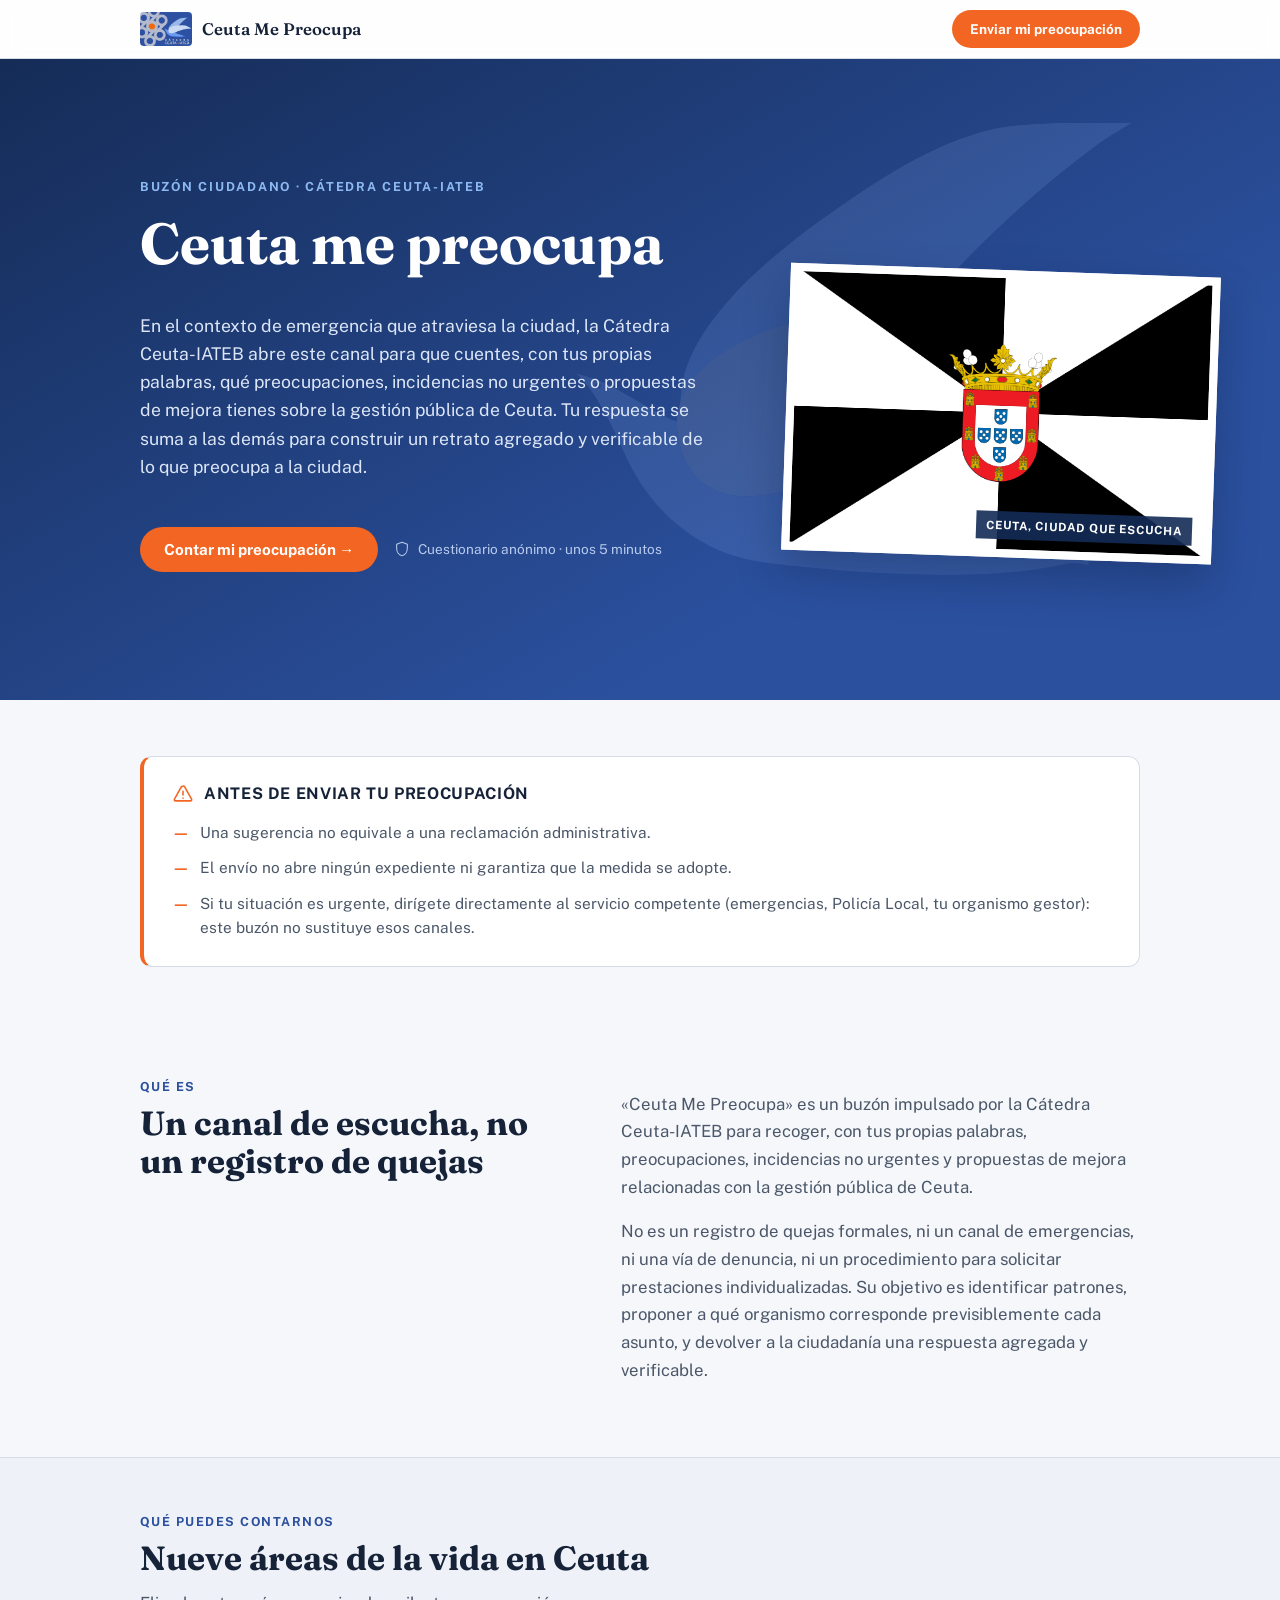
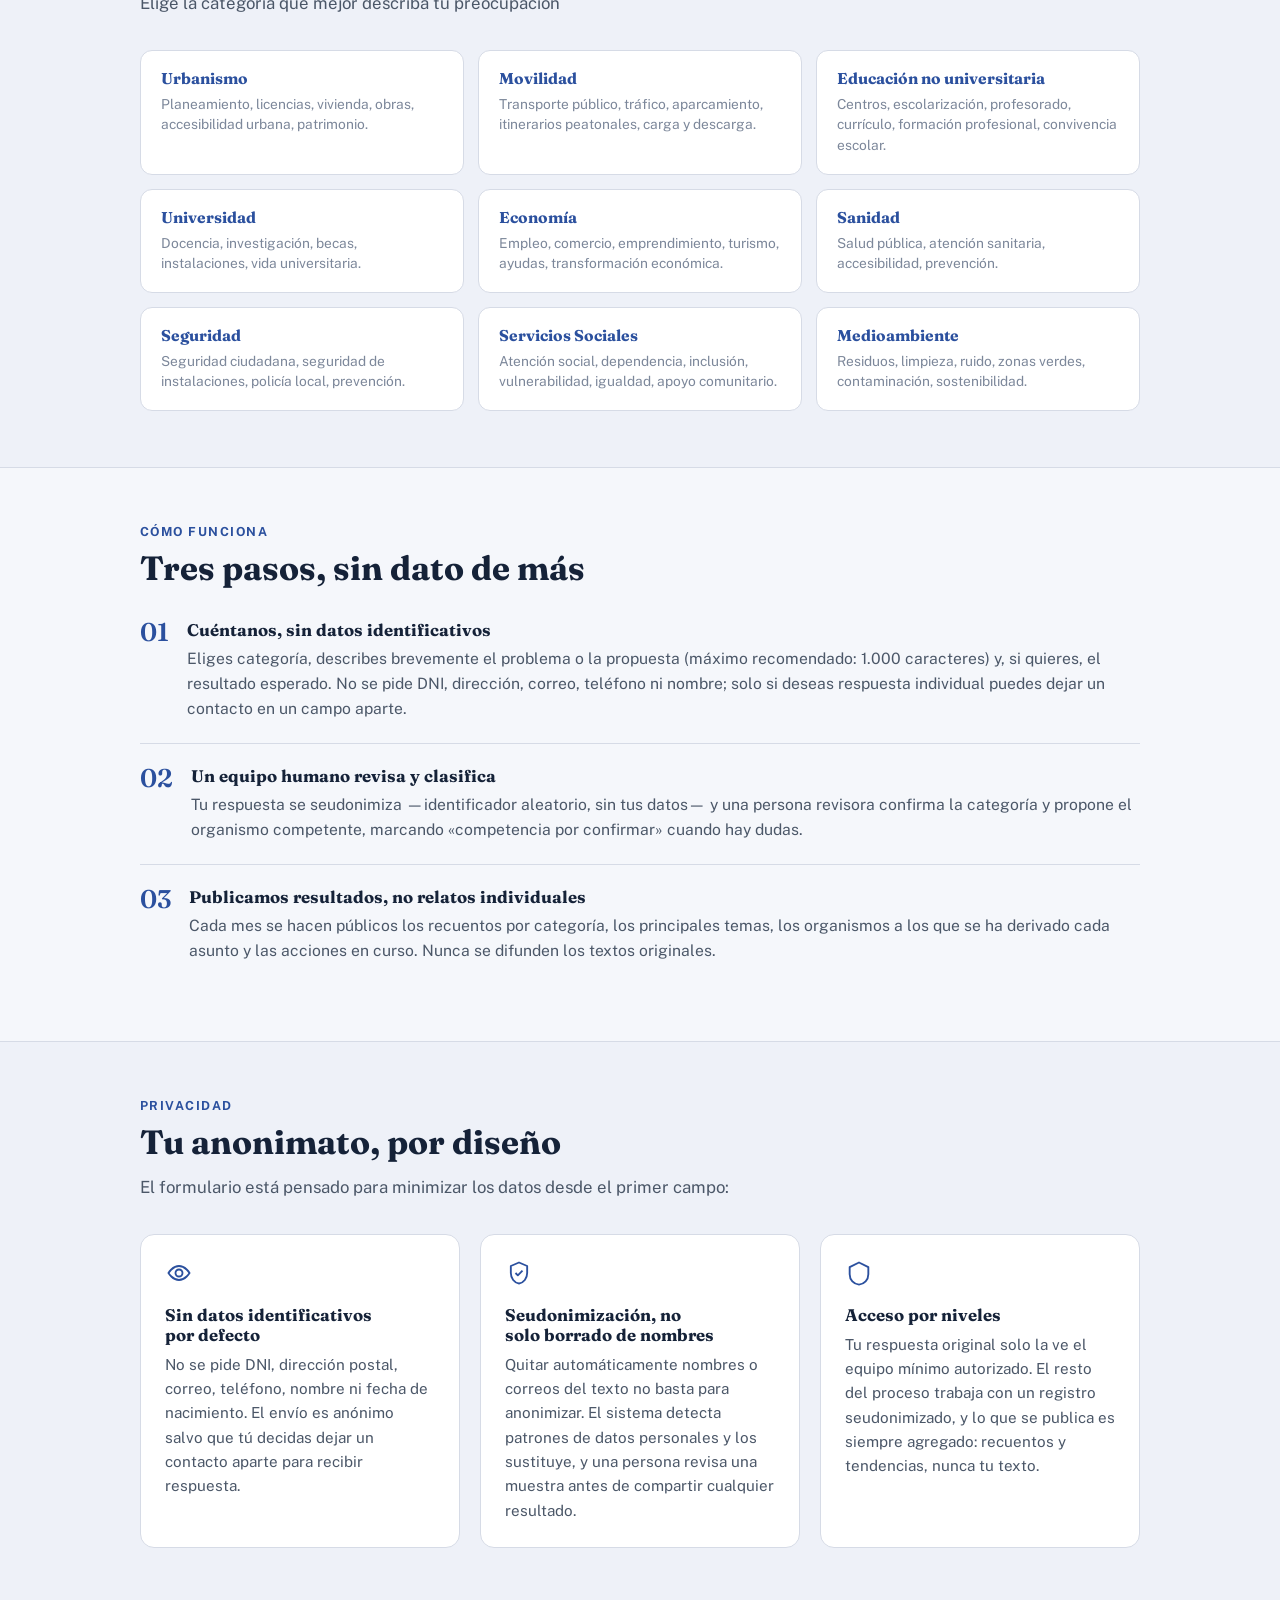
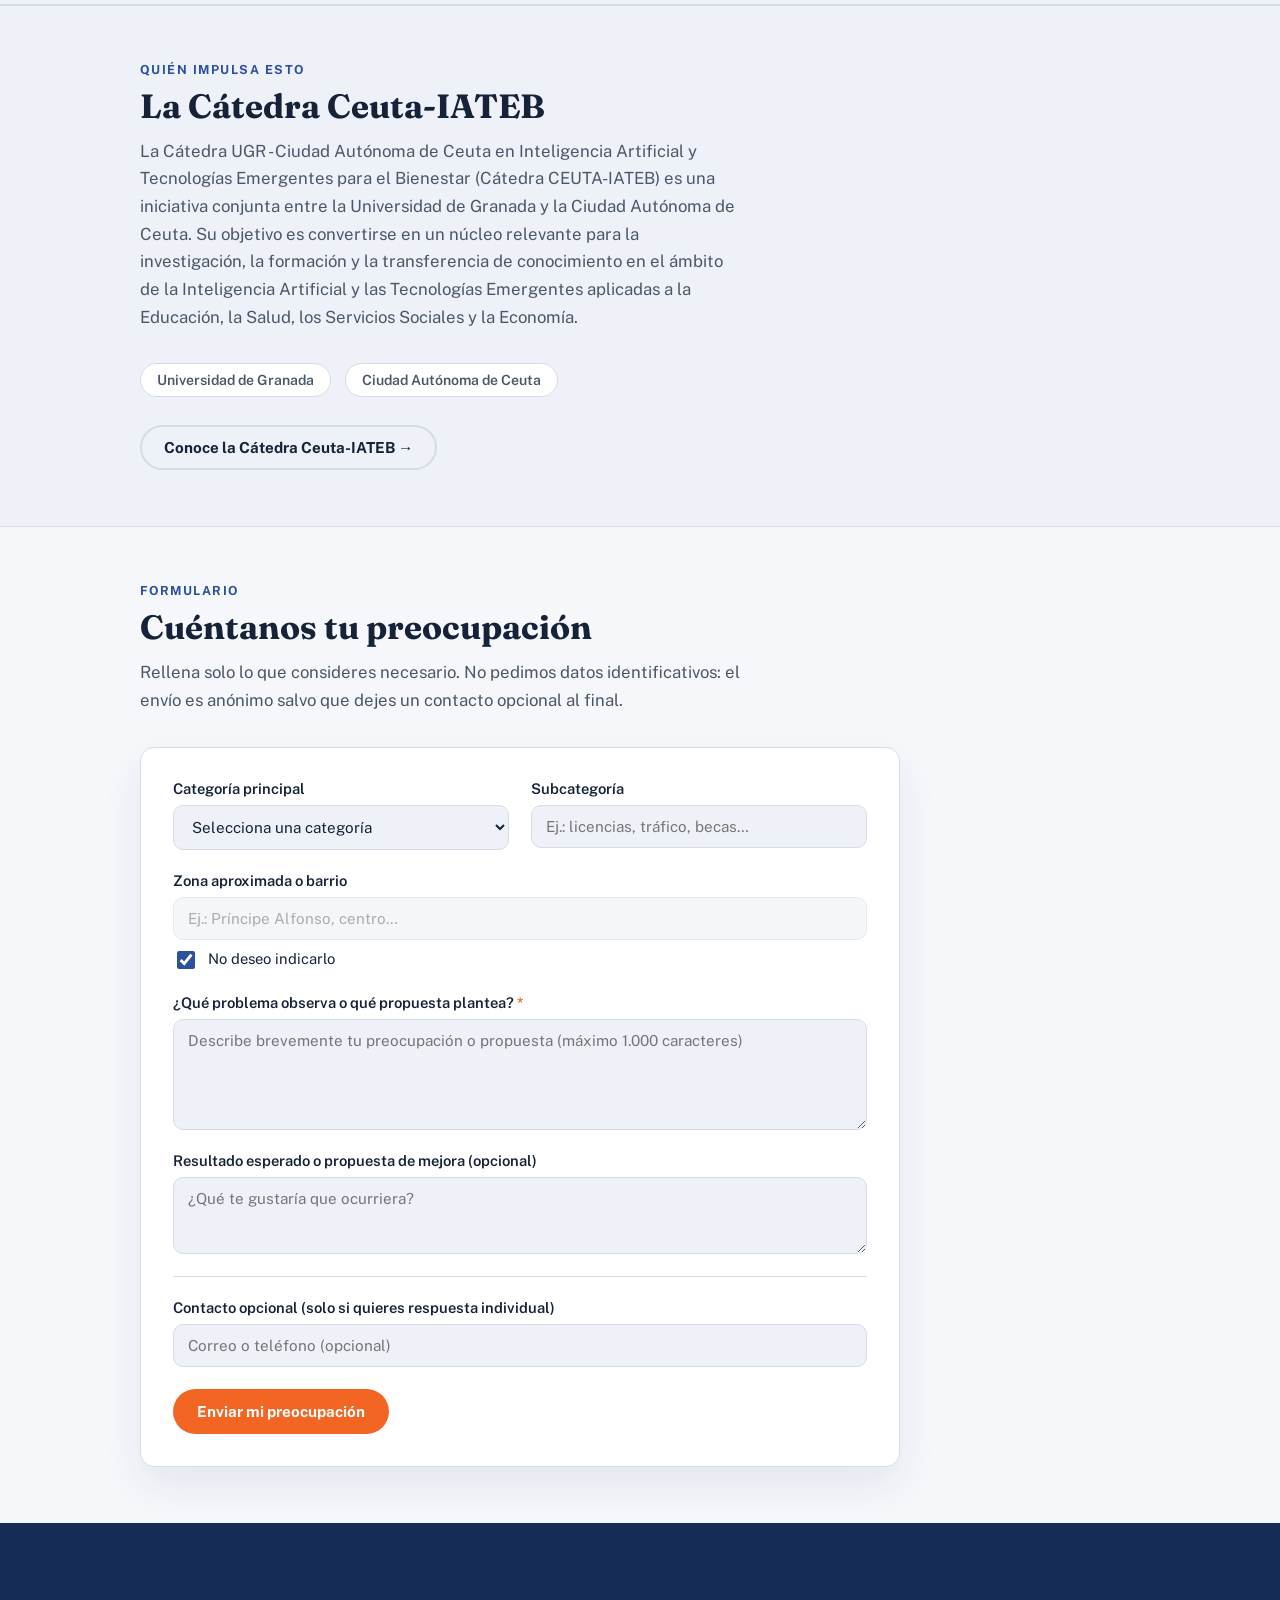
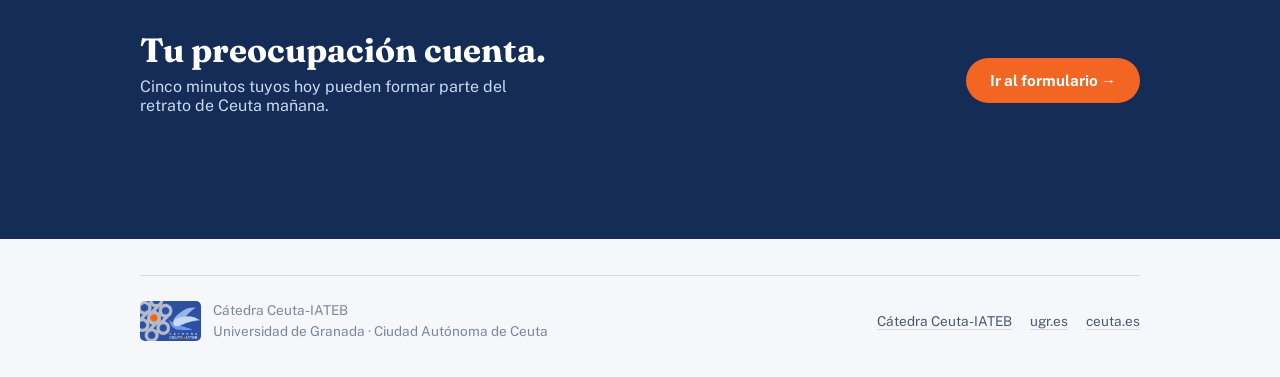
<file: index.html>
<!doctype html>
<html lang="es">
<head>
<meta charset="utf-8">
<meta name="viewport" content="width=device-width, initial-scale=1, viewport-fit=cover">
<meta name="description" content="Landing del buzón ciudadano de preocupaciones de la Cátedra Ceuta-IATEB">
<title>Ceuta Me Preocupa</title>
<link rel="icon" type="image/svg+xml" href="paloma2.svg">
<link rel="stylesheet" href="styles.css">

</head>
<body>
<header class="nav">
  <div class="wrap">
    <div class="nav-brand">
      <img src="[data-uri]" alt="Cátedra Ceuta-IATEB" />
      <span>Ceuta Me Preocupa</span>
    </div>
    <a class="btn btn-accent btn-sm" href="#formulario">Enviar mi preocupación</a>
  </div>
</header>

<main>
  <section class="hero">
    <svg class="hero-wing" viewBox="965 245 1071 756" preserveAspectRatio="xMidYMid meet" fill="none" xmlns="http://www.w3.org/2000/svg" aria-hidden="true">
<path transform="translate(0,0)" fill="rgb(254,254,254)" d="M 0 0 L 2048 0 L 2048 1890 L 2041.15 1890 L 2042.78 605.548 L 2042.78 207.57 L 2042.79 77.615 C 2042.8 54.6195 2043.5 26.6419 2042.34 3.97041 C 2015.32 2.91813 1981.76 3.78582 1954.4 3.78547 L 1783.56 3.78637 L 1268.02 3.79915 L 941.318 3.80587 L 841.604 3.74974 C 828.233 3.73878 801.64 2.99917 788.953 4.25303 C 783.355 5.95575 682.232 5.92454 674.942 4.3471 C 669.89 3.4073 651.119 3.73311 645.204 3.7414 L 586.473 3.82969 L 486.542 3.7638 C 470.071 3.75206 446.871 3.04762 430.907 4.2048 C 425.119 5.99301 323.057 5.96293 316.914 4.00118 C 312.422 2.6041 266.421 3.16092 258.747 3.14003 L 74.5639 3.23742 L 29.6595 3.13988 C 22.1325 3.10555 9.21668 2.64343 2.11544 3.62055 L 2.02876 60.0732 L 2.1019 298.663 L 2.11271 378.166 C 2.11779 390.366 2.60968 406.918 2.05256 418.837 L 2.00962 555.893 C 2.16368 609.126 2.78022 663.765 2.0805 716.88 C 1.91207 782.624 0.93386 852.049 2.08617 917.549 C 2.74511 953.226 1.68345 989.144 2.09253 1024.85 C 2.1596 1030.7 2.25186 1036.99 2.03967 1042.8 L 2.56008 1890 L 0 1890 L 0 0 z"/>
<path transform="translate(0,0)" fill="rgb(183,191,208)" d="M 1140.18 709.366 C 1141.22 586.859 1295.76 462.993 1387.45 398.793 C 1469.43 341.395 1561.91 279.217 1660.3 256.332 C 1697.6 247.657 1734.95 246.994 1772.94 245.228 C 1816.01 242.745 1851.32 239.211 1894.49 244.405 C 1876.42 256.139 1856.47 266.883 1838.94 279.697 C 1741.61 350.83 1651.57 434.391 1570.2 523.249 C 1566.46 527.342 1554.88 538.574 1554.53 543.134 L 1558.41 543.697 C 1581.19 541.139 1604.9 541.288 1627.67 540.606 C 1703.2 538.345 1779.53 541.538 1850.6 569.576 C 1880.24 581.272 1902.24 594.42 1930.42 608.666 C 1967 627.155 2003.12 643.543 2035.51 669.233 C 1969.85 668.234 1901.74 678.306 1837.5 690.968 C 1768.88 704.49 1698.49 720.162 1631.68 740.959 C 1561.64 763.259 1492.94 789.564 1425.92 819.743 C 1409.52 826.959 1393.57 832.659 1376.77 840.4 C 1312.45 864.822 1220.16 894.084 1164.65 835.545 C 1144.07 813.837 1133.47 773.482 1133.7 744.179 C 1134.02 734.728 1138 718.973 1140.18 709.366 z"/>
<path transform="translate(0,0)" fill="rgb(134,170,237)" d="M 1140.18 709.366 C 1141.22 586.859 1295.76 462.993 1387.45 398.793 C 1469.43 341.395 1561.91 279.217 1660.3 256.332 C 1697.6 247.657 1734.95 246.994 1772.94 245.228 C 1816.01 242.745 1851.32 239.211 1894.49 244.405 C 1876.42 256.139 1856.47 266.883 1838.94 279.697 C 1741.61 350.83 1651.57 434.391 1570.2 523.249 C 1566.46 527.342 1554.88 538.574 1554.53 543.134 L 1558.41 543.697 C 1532.62 548.467 1498.92 547.072 1471.24 551.28 C 1364.31 567.529 1233.24 588.197 1159.51 675.328 C 1154.25 681.825 1142.2 702.014 1140.18 709.366 z"/>
<path transform="translate(0,0)" fill="rgb(134,170,237)" d="M 965.033 663.741 C 985.362 669.213 1004.99 676.303 1023.36 685.091 C 1042.38 694.192 1118.55 742.435 1133.7 744.179 C 1133.47 773.482 1144.07 813.837 1164.65 835.545 C 1220.16 894.084 1312.45 864.822 1376.77 840.4 C 1380.64 842.818 1394.21 846.56 1399.29 848.223 C 1416.24 853.712 1433.15 859.341 1450.01 865.109 L 1564.11 904.043 C 1615.17 921.781 1664.6 939.385 1717.09 953.027 C 1743 959.76 1768.9 971.22 1795.25 976.612 C 1801.12 977.814 1815.9 973.154 1822.07 971.484 L 1822.89 985.595 C 1806.71 980.195 1796.13 980.102 1779.4 983.651 C 1709.16 998.547 1645.99 1001.43 1574.17 1000.85 C 1503.12 1000.63 1432.13 996.82 1361.47 989.439 C 1303.52 983.783 1244.1 980.364 1190.63 953.522 C 1123.65 919.899 1075.46 864.375 1045.61 796.373 C 1028.36 757.072 997.248 691.288 965.033 663.741 z"/>
<path transform="translate(0,0)" fill="rgb(46,80,162)" d="M 999.158 680.572 C 1000.69 679.601 1002.65 679.582 1004.2 680.525 C 1005.75 681.467 1006.64 683.207 1006.49 685.018 C 1006.34 686.828 1005.17 688.397 1003.48 689.067 C 1001.19 689.978 998.572 688.992 997.451 686.789 C 996.33 684.587 997.069 681.893 999.158 680.572 z"/>

</svg>
    <div class="hero-flag" aria-hidden="true">
      <img src="Flag_of_Ceuta.svg.webp" alt="">
      <span>Ceuta, ciudad que escucha</span>
    </div>
    <div class="wrap">
      <div class="hero-inner">
        <span class="eyebrow">Buzón ciudadano · Cátedra Ceuta-IATEB</span>
        <h1>Ceuta me preocupa</h1>
        <p class="lead">En el contexto de emergencia que atraviesa la ciudad, la Cátedra Ceuta-IATEB abre este canal para que cuentes, con tus propias palabras, qué preocupaciones, incidencias no urgentes o propuestas de mejora tienes sobre la gestión pública de Ceuta. Tu respuesta se suma a las demás para construir un retrato agregado y verificable de lo que preocupa a la ciudad.</p>
        <div class="hero-actions">
          <a class="btn btn-accent" href="#formulario">Contar mi preocupación →</a>
          <span class="hero-note">
            <svg width="16" height="16" viewBox="0 0 24 24" fill="none" xmlns="http://www.w3.org/2000/svg"><path d="M12 2L4 5V11C4 16.5 7.4 21.2 12 22C16.6 21.2 20 16.5 20 11V5L12 2Z" stroke="currentColor" stroke-width="1.6" stroke-linejoin="round"/></svg>
            Cuestionario anónimo · unos 5 minutos
          </span>
        </div>
      </div>
    </div>
  </section>

  <section>
    <div class="wrap">
      <div class="notice">
        <div class="notice-head">
          <svg width="22" height="22" viewBox="0 0 24 24" fill="none" xmlns="http://www.w3.org/2000/svg"><path d="M12 9v4M12 16.5h.01M10.3 3.9L2.7 17.5c-.5.9.1 2 1.1 2h16.4c1 0 1.6-1.1 1.1-2L13.7 3.9c-.5-.9-1.8-.9-2.3 0z" stroke="currentColor" stroke-width="1.7" stroke-linecap="round" stroke-linejoin="round"/></svg>
          <h3>Antes de enviar tu preocupación</h3>
        </div>
        <ul>
          <li>Una sugerencia no equivale a una reclamación administrativa.</li>
          <li>El envío no abre ningún expediente ni garantiza que la medida se adopte.</li>
          <li>Si tu situación es urgente, dirígete directamente al servicio competente (emergencias, Policía Local, tu organismo gestor): este buzón no sustituye esos canales.</li>
        </ul>
      </div>
    </div>
  </section>

  <section>
    <div class="wrap">
      <div class="split">
        <div class="section-head" style="margin-bottom:0;">
          <span class="kicker">Qué es</span>
          <h2>Un canal de escucha, no un registro de quejas</h2>
        </div>
        <div>
          <p class="lede">«Ceuta Me Preocupa» es un buzón impulsado por la Cátedra Ceuta-IATEB para recoger, con tus propias palabras, preocupaciones, incidencias no urgentes y propuestas de mejora relacionadas con la gestión pública de Ceuta.</p>
          <p class="lede">No es un registro de quejas formales, ni un canal de emergencias, ni una vía de denuncia, ni un procedimiento para solicitar prestaciones individualizadas. Su objetivo es identificar patrones, proponer a qué organismo corresponde previsiblemente cada asunto, y devolver a la ciudadanía una respuesta agregada y verificable.</p>
        </div>
      </div>
    </div>
  </section>

  <section class="band">
    <div class="wrap">
      <div class="section-head">
        <span class="kicker">Qué puedes contarnos</span>
        <h2>Nueve áreas de la vida en Ceuta</h2>
        <p class="lede">Elige la categoría que mejor describa tu preocupación</p>
      </div>
      <div class="cat-grid">
        <div class="cat"><h3>Urbanismo</h3><p>Planeamiento, licencias, vivienda, obras, accesibilidad urbana, patrimonio.</p></div>
        <div class="cat"><h3>Movilidad</h3><p>Transporte público, tráfico, aparcamiento, itinerarios peatonales, carga y descarga.</p></div>
        <div class="cat"><h3>Educación no universitaria</h3><p>Centros, escolarización, profesorado, currículo, formación profesional, convivencia escolar.</p></div>
        <div class="cat"><h3>Universidad</h3><p>Docencia, investigación, becas, instalaciones, vida universitaria.</p></div>
        <div class="cat"><h3>Economía</h3><p>Empleo, comercio, emprendimiento, turismo, ayudas, transformación económica.</p></div>
        <div class="cat"><h3>Sanidad</h3><p>Salud pública, atención sanitaria, accesibilidad, prevención.</p></div>
        <div class="cat"><h3>Seguridad</h3><p>Seguridad ciudadana, seguridad de instalaciones, policía local, prevención.</p></div>
        <div class="cat"><h3>Servicios Sociales</h3><p>Atención social, dependencia, inclusión, vulnerabilidad, igualdad, apoyo comunitario.</p></div>
        <div class="cat"><h3>Medioambiente</h3><p>Residuos, limpieza, ruido, zonas verdes, contaminación, sostenibilidad.</p></div>
      </div>
    </div>
  </section>

  <section>
    <div class="wrap">
      <div class="section-head">
        <span class="kicker">Cómo funciona</span>
        <h2>Tres pasos, sin dato de más</h2>
      </div>
      <ol class="steps">
        <li class="step">
          <span class="step-num">01</span>
          <div>
            <h3>Cuéntanos, sin datos identificativos</h3>
            <p>Eliges categoría, describes brevemente el problema o la propuesta (máximo recomendado: 1.000 caracteres) y, si quieres, el resultado esperado. No se pide DNI, dirección, correo, teléfono ni nombre; solo si deseas respuesta individual puedes dejar un contacto en un campo aparte.</p>
          </div>
        </li>
        <li class="step">
          <span class="step-num">02</span>
          <div>
            <h3>Un equipo humano revisa y clasifica</h3>
            <p>Tu respuesta se seudonimiza —identificador aleatorio, sin tus datos— y una persona revisora confirma la categoría y propone el organismo competente, marcando «competencia por confirmar» cuando hay dudas.</p>
          </div>
        </li>
        <li class="step">
          <span class="step-num">03</span>
          <div>
            <h3>Publicamos resultados, no relatos individuales</h3>
            <p>Cada mes se hacen públicos los recuentos por categoría, los principales temas, los organismos a los que se ha derivado cada asunto y las acciones en curso. Nunca se difunden los textos originales.</p>
          </div>
        </li>
      </ol>
    </div>
  </section>

  <section class="band">
    <div class="wrap">
      <div class="section-head">
        <span class="kicker">Privacidad</span>
        <h2>Tu anonimato, por diseño</h2>
        <p class="lede">El formulario está pensado para minimizar los datos desde el primer campo:</p>
      </div>
      <div class="card-row cols-3">
        <div class="card">
          <svg width="28" height="28" viewBox="0 0 24 24" fill="none" xmlns="http://www.w3.org/2000/svg"><path d="M12 15a3 3 0 100-6 3 3 0 000 6z" stroke="currentColor" stroke-width="1.6"/><path d="M3 12s3.5-6 9-6 9 6 9 6-3.5 6-9 6-9-6-9-6z" stroke="currentColor" stroke-width="1.6"/></svg>
          <h3>Sin datos identificativos por defecto</h3>
          <p>No se pide DNI, dirección postal, correo, teléfono, nombre ni fecha de nacimiento. El envío es anónimo salvo que tú decidas dejar un contacto aparte para recibir respuesta.</p>
        </div>
        <div class="card">
          <svg width="28" height="28" viewBox="0 0 24 24" fill="none" xmlns="http://www.w3.org/2000/svg"><path d="M9 12l2 2 4-4M12 3l7 3v6c0 4.5-3 8.5-7 9-4-.5-7-4.5-7-9V6l7-3z" stroke="currentColor" stroke-width="1.6" stroke-linejoin="round"/></svg>
          <h3>Seudonimización, no solo borrado de nombres</h3>
          <p>Quitar automáticamente nombres o correos del texto no basta para anonimizar. El sistema detecta patrones de datos personales y los sustituye, y una persona revisa una muestra antes de compartir cualquier resultado.</p>
        </div>
        <div class="card">
          <svg width="28" height="28" viewBox="0 0 24 24" fill="none" xmlns="http://www.w3.org/2000/svg"><path d="M4 7l8-4 8 4v6c0 5-3.5 8.5-8 9-4.5-.5-8-4-8-9V7z" stroke="currentColor" stroke-width="1.6" stroke-linejoin="round"/></svg>
          <h3>Acceso por niveles</h3>
          <p>Tu respuesta original solo la ve el equipo mínimo autorizado. El resto del proceso trabaja con un registro seudonimizado, y lo que se publica es siempre agregado: recuentos y tendencias, nunca tu texto.</p>
        </div>
      </div>
    </div>
  </section>
  <section class="band">
    <div class="wrap">
      <div class="section-head">
        <span class="kicker">Quién impulsa esto</span>
        <h2>La Cátedra Ceuta-IATEB</h2>
        <p class="lede">La Cátedra UGR - Ciudad Autónoma de Ceuta en Inteligencia Artificial y Tecnologías Emergentes 
          para el Bienestar (Cátedra CEUTA-IATEB) es una iniciativa conjunta entre la Universidad de Granada y la Ciudad 
          Autónoma de Ceuta. Su objetivo es convertirse en un núcleo relevante para la investigación, la formación y la 
          transferencia de conocimiento en el ámbito de la Inteligencia Artificial y las Tecnologías Emergentes aplicadas a la 
          Educación, la Salud, los Servicios Sociales y la Economía.</p>
      </div>
      <div class="partners">
        <span class="partner-tag">Universidad de Granada</span>
        <span class="partner-tag">Ciudad Autónoma de Ceuta</span>
      </div>
      <a class="btn btn-ghost" style="margin-top:28px;" href="https://catedras.ugr.es/iateb/" target="_blank" rel="noopener">Conoce la Cátedra Ceuta-IATEB →</a>
    </div>
  </section>

  <section id="formulario">
    <div class="wrap">
      <div class="section-head">
        <span class="kicker">Formulario</span>
        <h2>Cuéntanos tu preocupación</h2>
        <p class="lede">Rellena solo lo que consideres necesario. No pedimos datos identificativos: el envío es anónimo salvo que dejes un contacto opcional al final.</p>
      </div>
      <form class="buzon-form" method="post" target="_self" novalidate>
        <div class="form-grid">
          <div class="field">
            <label for="categoria">Categoría principal</label>
            <select id="categoria" name="categoria" required>
              <option value="" selected disabled>Selecciona una categoría</option>
              <option value="urbanismo">Urbanismo</option>
              <option value="movilidad">Movilidad</option>
              <option value="educacion">Educación no universitaria</option>
              <option value="universidad">Universidad</option>
              <option value="economia">Economía</option>
              <option value="sanidad">Sanidad</option>
              <option value="seguridad">Seguridad</option>
              <option value="servicios-sociales">Servicios Sociales</option>
              <option value="medioambiente">Medioambiente</option>
            </select>
          </div>
          <div class="field">
            <label for="subcategoria">Subcategoría</label>
            <input type="text" id="subcategoria" name="subcategoria" placeholder="Ej.: licencias, tráfico, becas…">
          </div>
        </div>

        <div class="field">
          <label for="zona">Zona aproximada o barrio</label>
          <input type="text" id="zona" name="zona" placeholder="Ej.: Príncipe Alfonso, centro…" disabled>
          <label class="checkbox-line">
            <input type="checkbox" id="zona-omitir" checked>
            No deseo indicarlo
          </label>
        </div>

        <div class="field">
          <label for="descripcion">¿Qué problema observa o qué propuesta plantea? <span class="req">*</span></label>
          <textarea id="descripcion" name="descripcion" rows="5" maxlength="1000" required placeholder="Describe brevemente tu preocupación o propuesta (máximo 1.000 caracteres)"></textarea>
        </div>

        <div class="field">
          <label for="resultado">Resultado esperado o propuesta de mejora (opcional)</label>
          <textarea id="resultado" name="resultado" rows="3" maxlength="500" placeholder="¿Qué te gustaría que ocurriera?"></textarea>
        </div>

        <div class="field field-contact">
          <label for="contacto">Contacto opcional (solo si quieres respuesta individual)</label>
          <input type="text" id="contacto" name="contacto" placeholder="Correo o teléfono (opcional)">
        </div>

        <div class="form-actions">
          <button class="btn btn-accent">Enviar mi preocupación</button>
        </div>
      </form>
    </div>
  </section>

  <section class="cta-final">
    <div class="wrap">
      <div>
        <h2>Tu preocupación cuenta.</h2>
        <p>Cinco minutos tuyos hoy pueden formar parte del retrato de Ceuta mañana.</p>
      </div>
      <a class="btn btn-accent" href="#formulario">Ir al formulario →</a>
    </div>
  </section>
</main>

<footer>
  <div class="wrap">
    <div class="footer-row">
      <div class="footer-brand">
        <img src="[data-uri]" alt="Cátedra Ceuta-IATEB" />
        <span class="footer-brand-text">Cátedra Ceuta-IATEB<br>Universidad de Granada · Ciudad Autónoma de Ceuta</span>
      </div>
      <div class="footer-links">
        <a href="https://catedras.ugr.es/iateb/" target="_blank" rel="noopener">Cátedra Ceuta-IATEB</a>
        <a href="https://www.ugr.es" target="_blank" rel="noopener">ugr.es</a>
        <a href="https://www.ceuta.es" target="_blank" rel="noopener">ceuta.es</a>
      </div>
    </div>
  </div>
</footer>

</body>
</html>
</file>
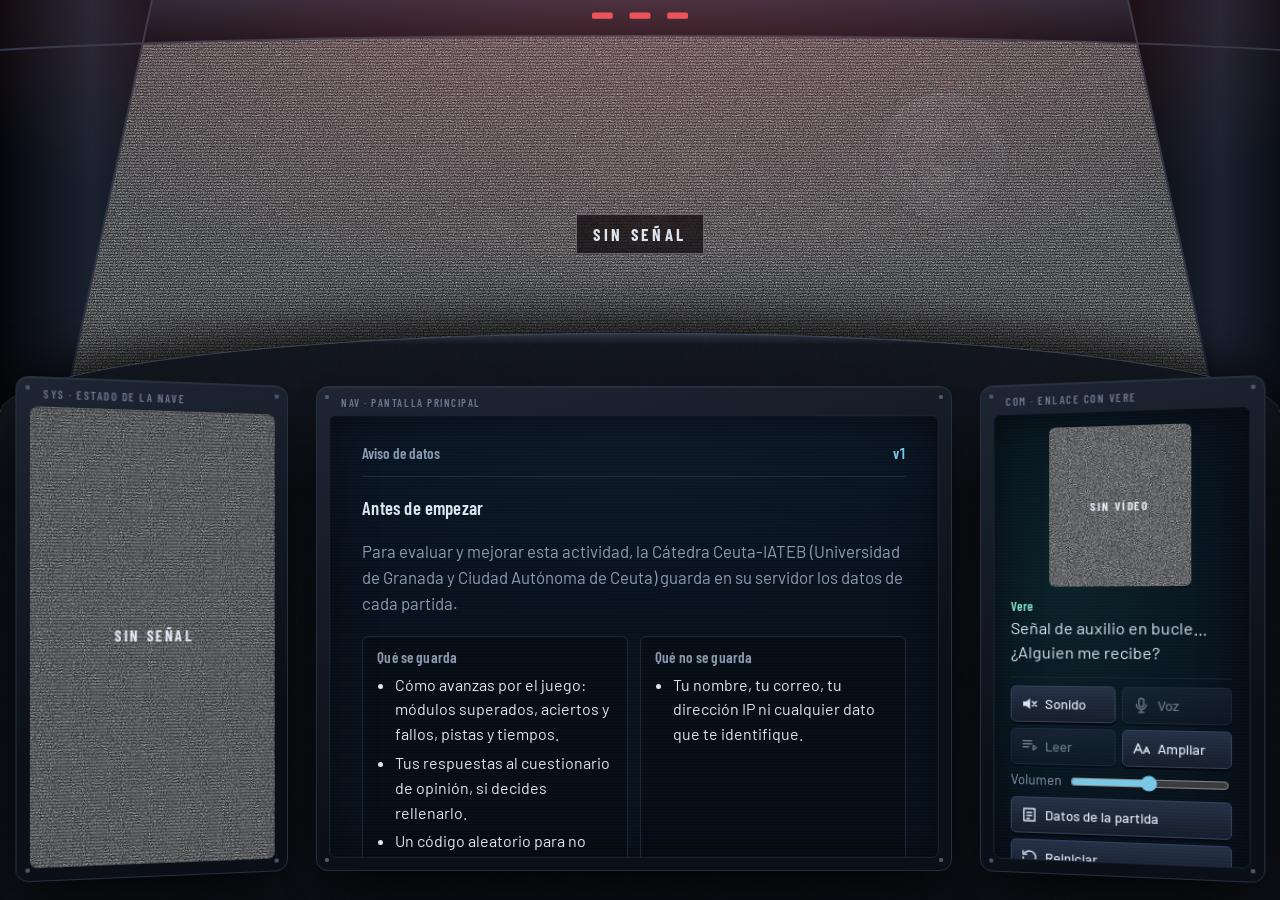
<file: backend/public/juegos/escape-room/index.html>
<!doctype html>
<html lang="es">
<head>
  <meta charset="utf-8">
  <meta name="viewport" content="width=device-width, initial-scale=1, viewport-fit=cover">
  <title>Operación Verdad · Cátedra Ceuta-IATEB</title>
  <meta name="description" content="Escape room educativo de la Cátedra Ceuta-IATEB para aprender a detectar y verificar la desinformación.">
  <link rel="icon" type="image/svg+xml" href="assets/favicon.svg">
  <!-- Sin dependencias externas: la tipografía (Barlow, licencia OFL) va incluida en assets/fuentes/ -->
  <!-- El servidor guarda .css y .js en caché 7 días: al cambiar styles.css, content.js
       o app.js, sube el número de «?v=» en los tres para que se descarguen de nuevo. -->
  <link rel="stylesheet" href="styles.css?v=2026-11-27">
</head>
<body data-energia="0">
  <a class="saltar" href="#juego">Saltar a la pantalla principal</a>

  <div class="cabina">

    <!-- ============ VISTA EXTERIOR A TRAVÉS DEL PARABRISAS (decorativa) ============ -->
    <div class="exterior" aria-hidden="true">
      <div class="espacio"></div>
      <div class="tierra"></div>
      <div class="estelas"></div>
      <div class="reflejos"></div>
      <!-- Grieta del parabrisas: desaparece cuando la nave recupera energía -->
      <svg class="grieta" viewBox="0 0 400 260" preserveAspectRatio="xMinYMin meet">
        <g fill="none" stroke="rgba(220,235,255,.55)" stroke-width="1.2" stroke-linecap="round">
          <path d="M120 90 L60 40 L20 30 M120 90 L40 110 L0 118 M120 90 L150 30 L170 0 M120 90 L210 120 L300 128 M120 90 L130 170 L110 240"/>
          <path d="M60 40 L48 70 M40 110 L62 140 M150 30 L190 46 M210 120 L222 92 M130 170 L160 196" stroke-width=".8"/>
          <circle cx="120" cy="90" r="6" stroke-width="1.6"/>
        </g>
      </svg>
      <!-- HUD del enlace remoto, superpuesto a la imagen de la cabina -->
      <svg class="hud" viewBox="0 0 1000 300" preserveAspectRatio="xMidYMid meet">
        <g fill="none" stroke="currentColor" stroke-width="1.2">
          <path d="M470 150 H488 M512 150 H530 M500 120 V138 M500 162 V180"/>
          <circle cx="500" cy="150" r="5"/>
          <path d="M380 112 H420 M580 112 H620 M380 188 H420 M580 188 H620"/>
        </g>
        <g fill="currentColor" font-family="Barlow Condensed, sans-serif" font-size="15" letter-spacing="1.5">
          <text x="380" y="72">ENLACE REMOTO</text>
          <g class="barras-senal"><rect x="478" y="62" width="4" height="10"/><rect x="485" y="58" width="4" height="14"/><rect x="492" y="54" width="4" height="18"/><rect x="499" y="50" width="4" height="22"/></g>
          <text x="620" y="72" text-anchor="end" id="hud-tiempo">BATERÍA 20:00</text>
          <text x="380" y="96" font-size="13" opacity=".8">ALT 412 KM</text>
          <text x="620" y="96" text-anchor="end" font-size="13" opacity=".8" id="hud-estado">REACTOR 3 %</text>
        </g>
      </svg>
      <!-- Rótulo de la cámara de cabina: lo que se ve es la imagen del enlace -->
      <p class="camara"><span class="camara-punto"></span>Cámara de cabina · <span id="camara-nombre">Vere</span></p>
      <!-- Estática: sin señal antes de conectar, y al perder el enlace en el despegue -->
      <div class="estatica"><span class="estatica-texto" id="estatica-texto">Sin señal</span></div>
    </div>

    <!-- Estructura de la cúpula: travesaño superior, montantes y marco -->
    <svg class="cupula" viewBox="0 0 1600 600" preserveAspectRatio="none" aria-hidden="true">
      <defs>
        <linearGradient id="cupula-metal" x1="0" y1="0" x2="0" y2="1">
          <stop offset="0" stop-color="#1b2230"/>
          <stop offset="1" stop-color="#070a10"/>
        </linearGradient>
        <linearGradient id="cupula-montante" x1="0" y1="0" x2="1" y2="0">
          <stop offset="0" stop-color="#05070b"/>
          <stop offset=".6" stop-color="#1a2130"/>
          <stop offset="1" stop-color="#0b0f17"/>
        </linearGradient>
      </defs>
      <path d="M0 0 H1600 V64 C1180 40 420 40 0 64 Z" fill="url(#cupula-metal)"/>
      <path d="M0 0 H190 L64 600 H0 Z" fill="url(#cupula-montante)"/>
      <path d="M1600 0 H1410 L1536 600 H1600 Z" fill="url(#cupula-montante)"/>
      <path d="M190 0 L64 600 M1410 0 L1536 600" stroke="#2c3546" stroke-width="2.5"/>
      <path d="M0 64 C420 40 1180 40 1600 64" fill="none" stroke="#2c3546" stroke-width="2.5"/>
      <g class="pilotos-techo"><rect x="740" y="16" width="26" height="8" rx="2"/><rect x="787" y="16" width="26" height="8" rx="2"/><rect x="834" y="16" width="26" height="8" rx="2"/></g>
    </svg>

    <!-- Luz ambiental de la cabina: roja en emergencia, azul al recuperar energía -->
    <div class="luz-ambiente" aria-hidden="true"></div>

    <!-- ============================ CONSOLA ============================ -->
    <div class="consola">

      <aside class="monitor monitor-sistemas" aria-label="Panel de sistemas">
        <p class="placa" aria-hidden="true">SYS · Estado de la nave</p>
        <div class="vidrio vidrio-sistemas">
          <h2 class="sistemas-titulo">Módulos</h2>
          <ol class="modulos" id="modulos"></ol>

          <div class="reactor-bloque">
            <p class="sistemas-etiqueta" id="reactor-etiqueta">Reactor de verdad</p>
            <div class="reactor" id="reactor" role="progressbar" aria-labelledby="reactor-etiqueta" aria-valuemin="0" aria-valuemax="100" aria-valuenow="0">
              <span class="reactor-celda"></span><span class="reactor-celda"></span><span class="reactor-celda"></span><span class="reactor-celda"></span>
            </div>
            <p class="reactor-lectura" id="reactor-lectura">0 %</p>
          </div>

          <div class="codigo-bloque">
            <p class="sistemas-etiqueta">Secuencia de activación</p>
            <p class="codigo" id="codigo"></p>
          </div>

          <div class="bateria" id="bateria" hidden>
            <p class="sistemas-etiqueta" id="bateria-etiqueta">Batería del enlace</p>
            <p class="bateria-tiempo" id="temporizador" role="timer" aria-labelledby="bateria-etiqueta">20:00</p>
          </div>
        </div>
      </aside>

      <section class="monitor monitor-principal" aria-label="Pantalla principal">
        <p class="placa" aria-hidden="true">NAV · Pantalla principal</p>
        <main id="juego" class="vidrio vidrio-principal" tabindex="-1">
          <noscript><p class="aviso-carga">Para jugar necesitas activar JavaScript en tu navegador.</p></noscript>
        </main>
      </section>

      <section class="monitor monitor-com" aria-label="Canal de comunicación">
        <p class="placa" aria-hidden="true" id="placa-com">COM · Enlace con Vere</p>
        <div class="vidrio vidrio-com">
          <div id="holograma" class="holograma"></div>
          <p id="mensaje" class="mensaje" aria-live="polite"></p>
          <!-- Ajustes: sonido, volumen, tamaño del texto y reinicio -->
          <div class="mandos" role="group" aria-label="Ajustes">
            <button type="button" class="mando" id="boton-sonido" aria-pressed="false">
              <svg viewBox="0 0 24 24" aria-hidden="true"><path class="icono-altavoz" d="M4 9h4l5-4v14l-5-4H4z"/><path class="icono-ondas" d="M16 8.5a5 5 0 0 1 0 7M18.5 6a8.5 8.5 0 0 1 0 12"/><path class="icono-silencio" d="M16 9l5 6M21 9l-5 6"/></svg>
              <span id="boton-sonido-texto">Sonido</span>
            </button>
            <!-- Lectura en voz alta (síntesis de voz del navegador, solo voces del propio dispositivo) -->
            <button type="button" class="mando" id="boton-voz" aria-pressed="false" title="Leer en voz alta lo que dice Vere">
              <svg viewBox="0 0 24 24" aria-hidden="true"><path d="M12 3a3 3 0 0 1 3 3v5a3 3 0 0 1-6 0V6a3 3 0 0 1 3-3zM6 11a6 6 0 0 0 12 0M12 17v4M9 21h6"/></svg>
              <span>Voz</span>
            </button>
            <button type="button" class="mando" id="boton-leer" title="Leer en voz alta la pantalla principal">
              <svg viewBox="0 0 24 24" aria-hidden="true"><path class="icono-leer" d="M4 5h11M4 9h11M4 13h7M17 11l4 3-4 3z"/><path class="icono-parar" d="M15 10h6v6h-6z"/></svg>
              <span id="boton-leer-texto">Leer</span>
            </button>
            <label class="volumen" for="volumen">
              <span>Volumen</span>
              <input type="range" id="volumen" min="0" max="100" step="5" value="50">
            </label>
            <button type="button" class="mando" id="boton-texto" aria-pressed="false" aria-label="Ampliar el texto" title="Ampliar el texto">
              <svg viewBox="0 0 24 24" aria-hidden="true"><path d="M3 18 8 6l5 12M5 14h6M15 18l3.5-8 3.5 8M16.2 15.5h4.6"/></svg>
              <span>Ampliar</span>
            </button>
            <button type="button" class="mando" id="boton-datos" aria-haspopup="dialog">
              <svg viewBox="0 0 24 24" aria-hidden="true"><path d="M5 4h14v16H5zM9 9h6M9 13h6M9 17h3"/></svg>
              <span>Datos de la partida</span>
            </button>
            <button type="button" class="mando" id="boton-reiniciar">
              <svg viewBox="0 0 24 24" aria-hidden="true"><path d="M4 12a8 8 0 1 0 2.4-5.7M4 4v4.5h4.5"/></svg>
              <span>Reiniciar</span>
            </button>
          </div>
        </div>
      </section>

    </div>
  </div>

  <!-- Datos de la partida: resumen de la partida (lo mismo que se guarda en el servidor) -->
  <dialog id="dialogo-datos" class="dialogo" aria-labelledby="dialogo-datos-titulo">
    <div class="dialogo-cuerpo">
      <h2 id="dialogo-datos-titulo" tabindex="-1" autofocus>Datos de la partida</h2>
      <p class="dialogo-nota">Resumen de esta partida. No es una calificación. Estos mismos datos se guardan en el servidor de la Cátedra, sin nada que te identifique.</p>
      <dl class="datos-lista" id="datos-lista"></dl>
      <p class="dialogo-aviso" id="datos-aviso" role="status"></p>
      <div class="acciones">
        <button type="button" class="boton" id="datos-copiar">Copiar resumen</button>
        <button type="button" class="boton boton-secundario" id="datos-descargar">Descargar datos (CSV)</button>
        <button type="button" class="boton boton-secundario" id="datos-opinion">Cuestionario de opinión</button>
        <button type="button" class="boton boton-secundario" id="datos-cerrar">Cerrar</button>
      </div>
    </div>
  </dialog>

  <!-- Avisos para lectores de pantalla -->
  <div id="anuncio" class="solo-lector" aria-live="polite"></div>

  <script src="content.js?v=2026-11-27"></script>
  <script src="app.js?v=2026-11-27"></script>
</body>
</html>
</file>
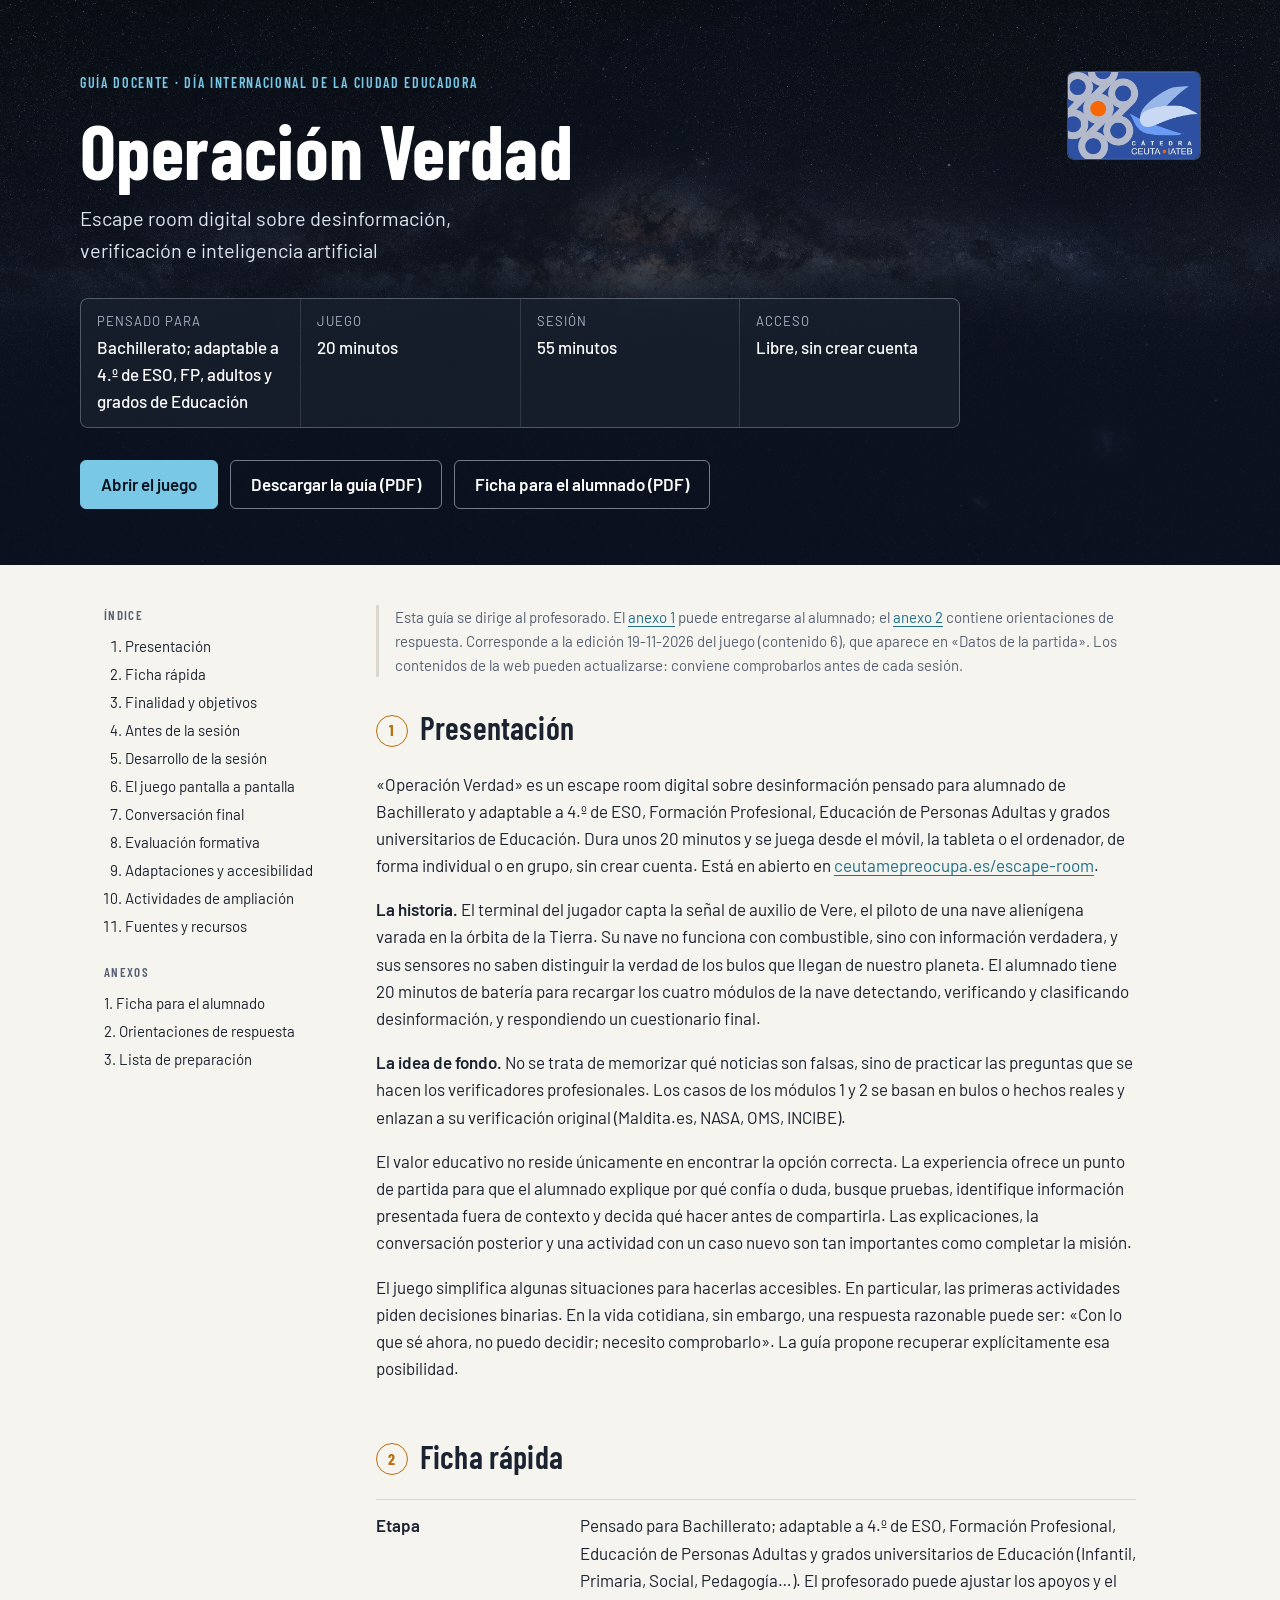
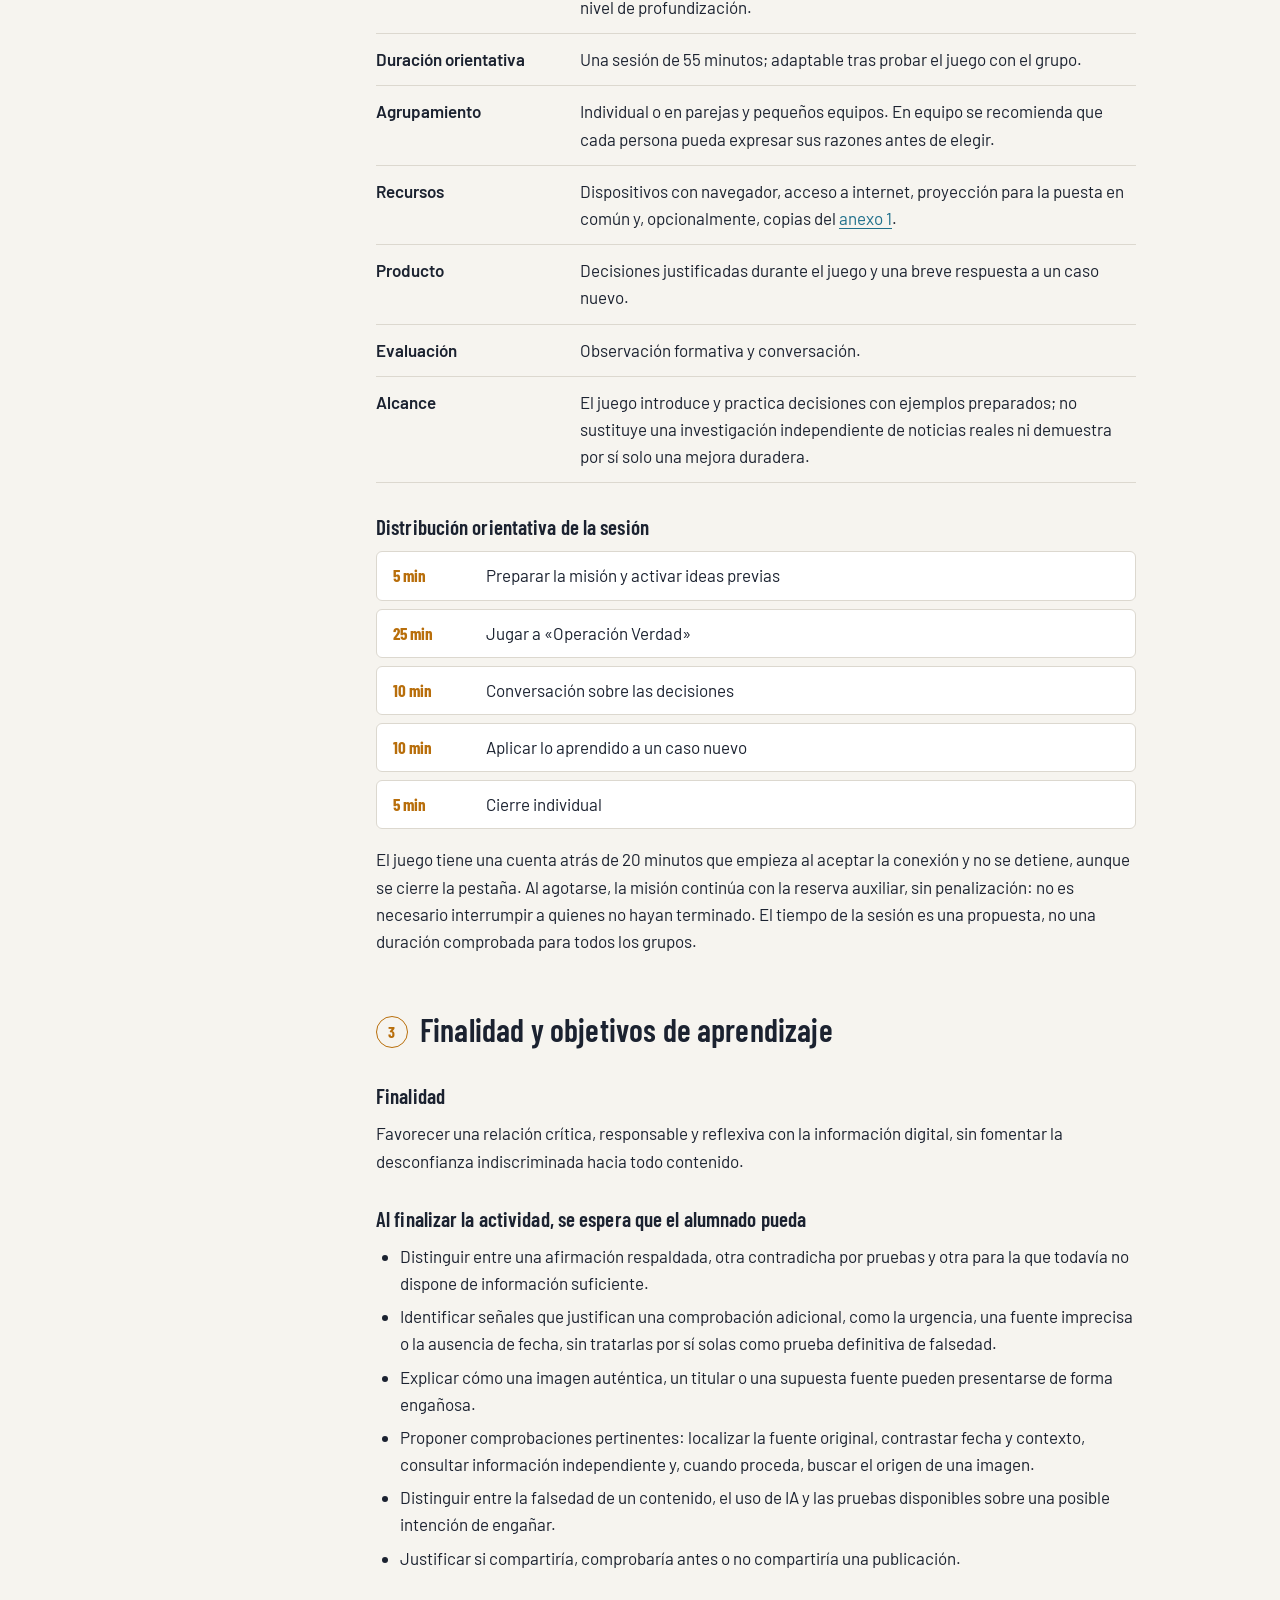
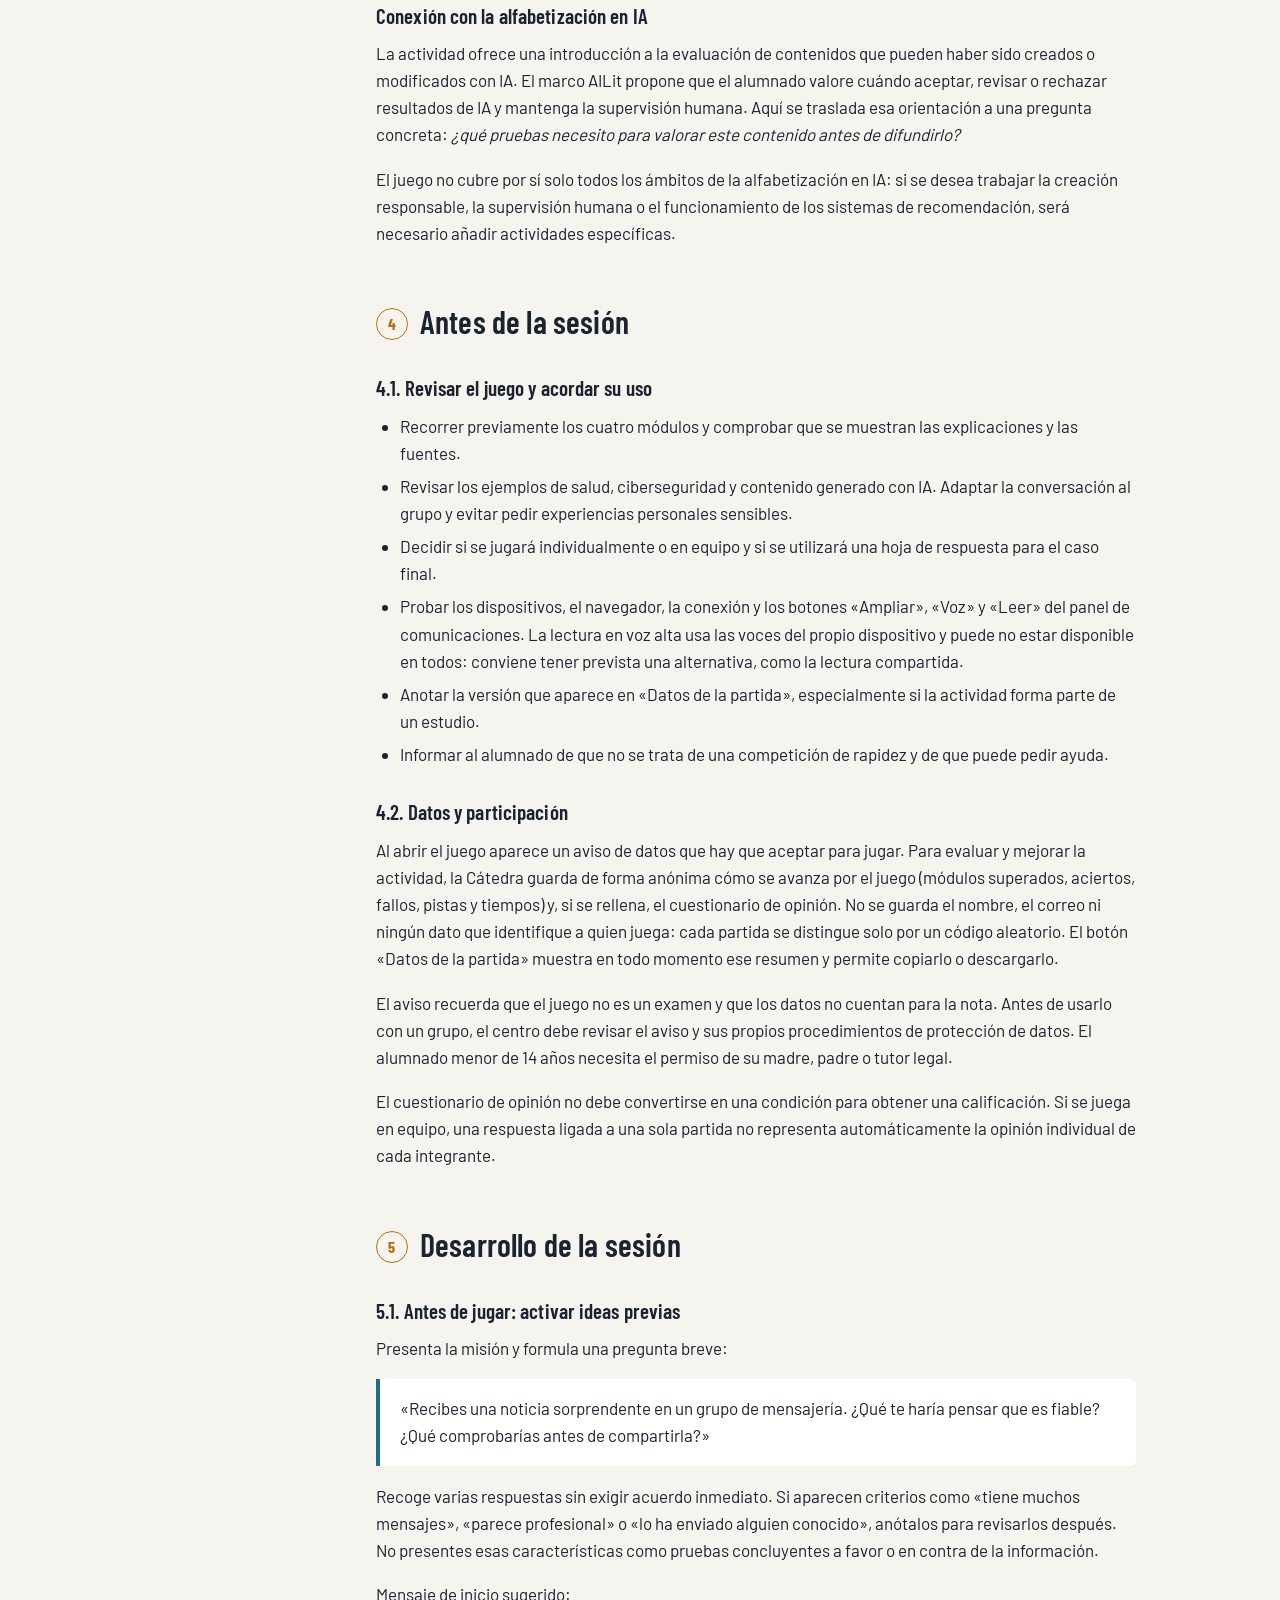
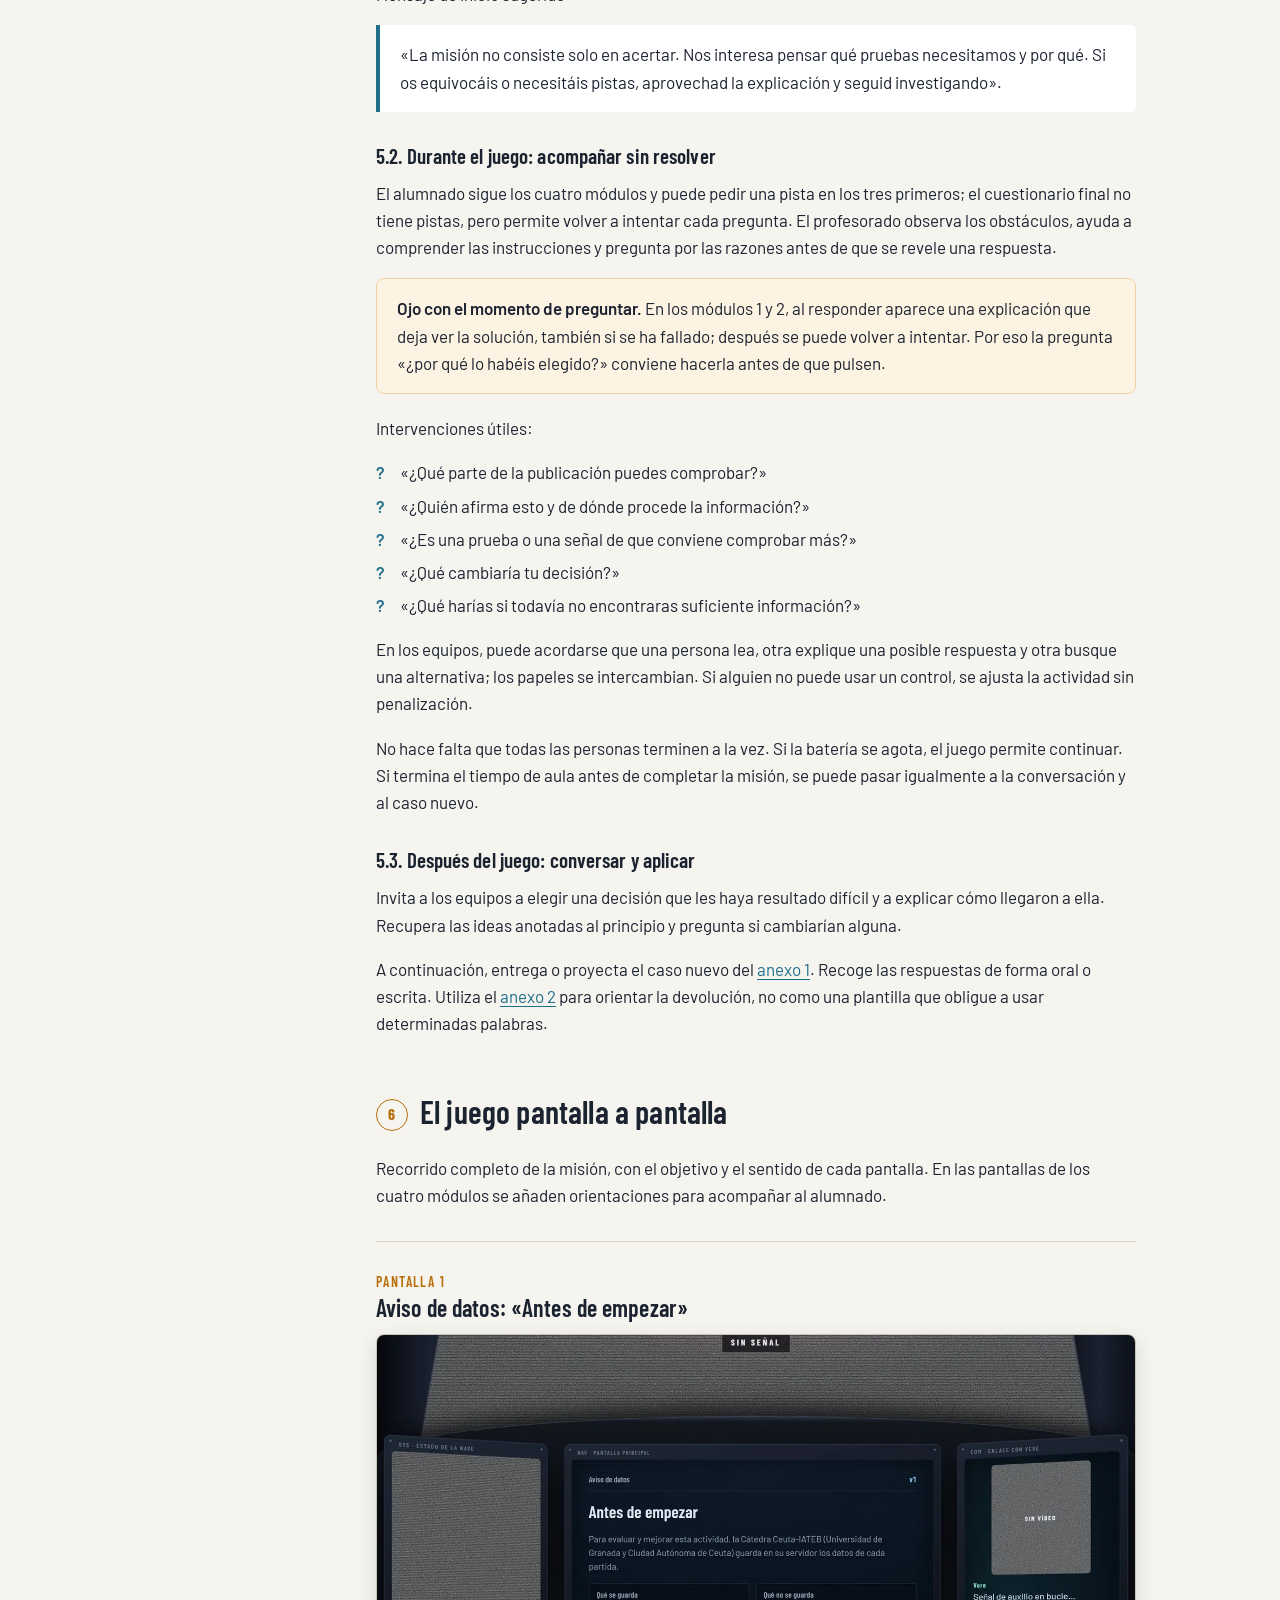
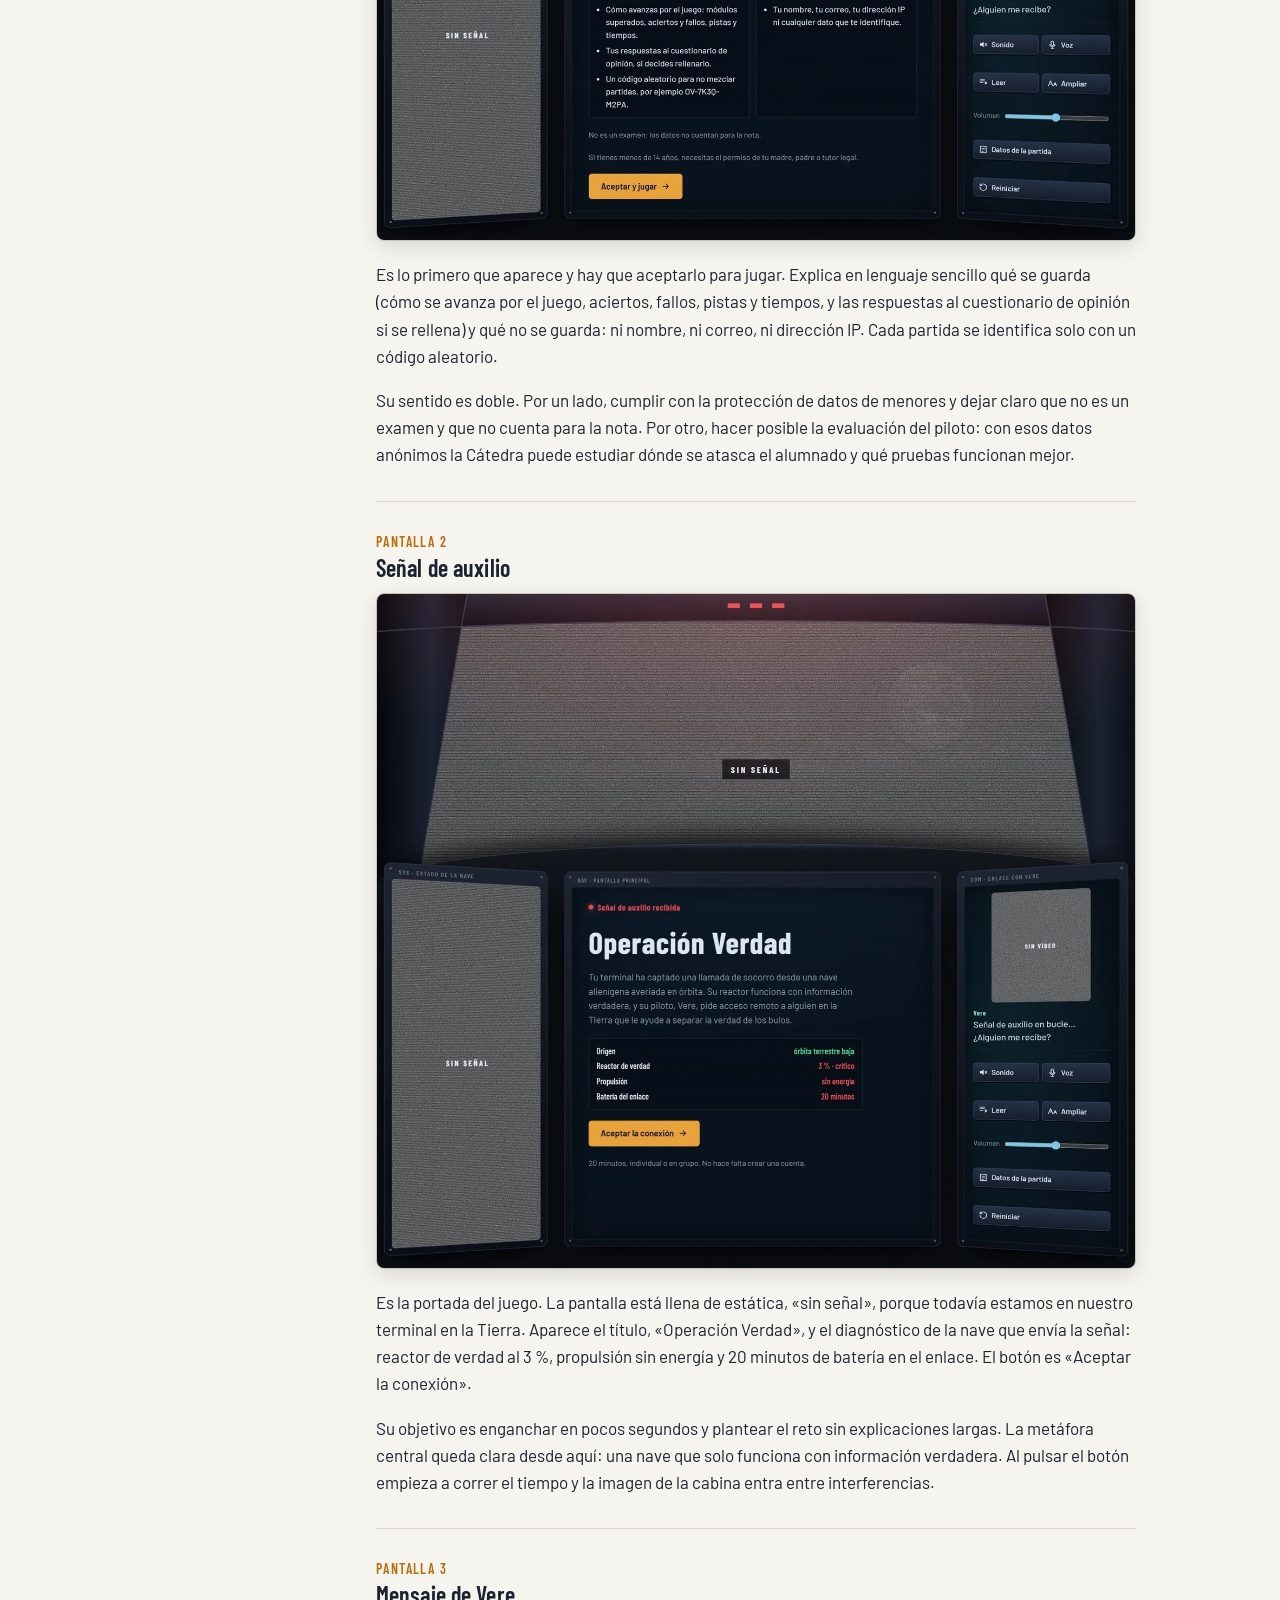
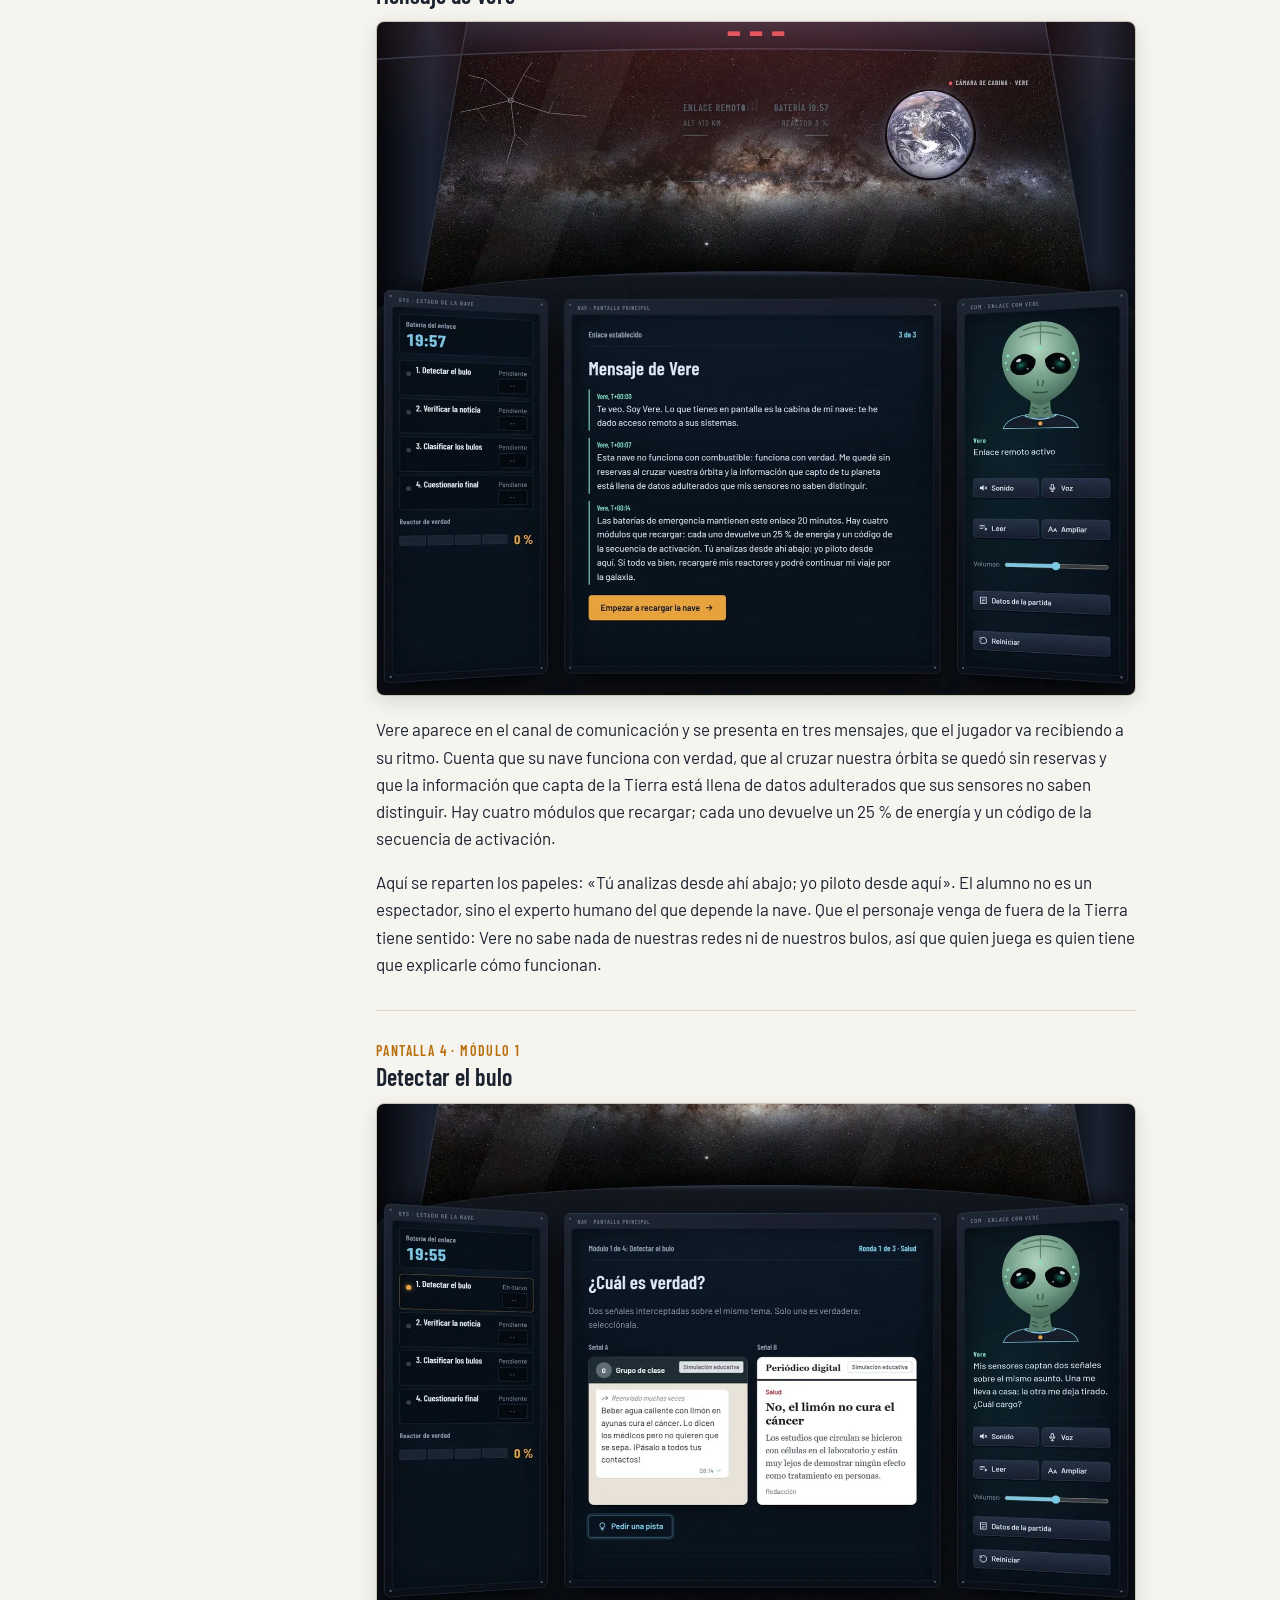
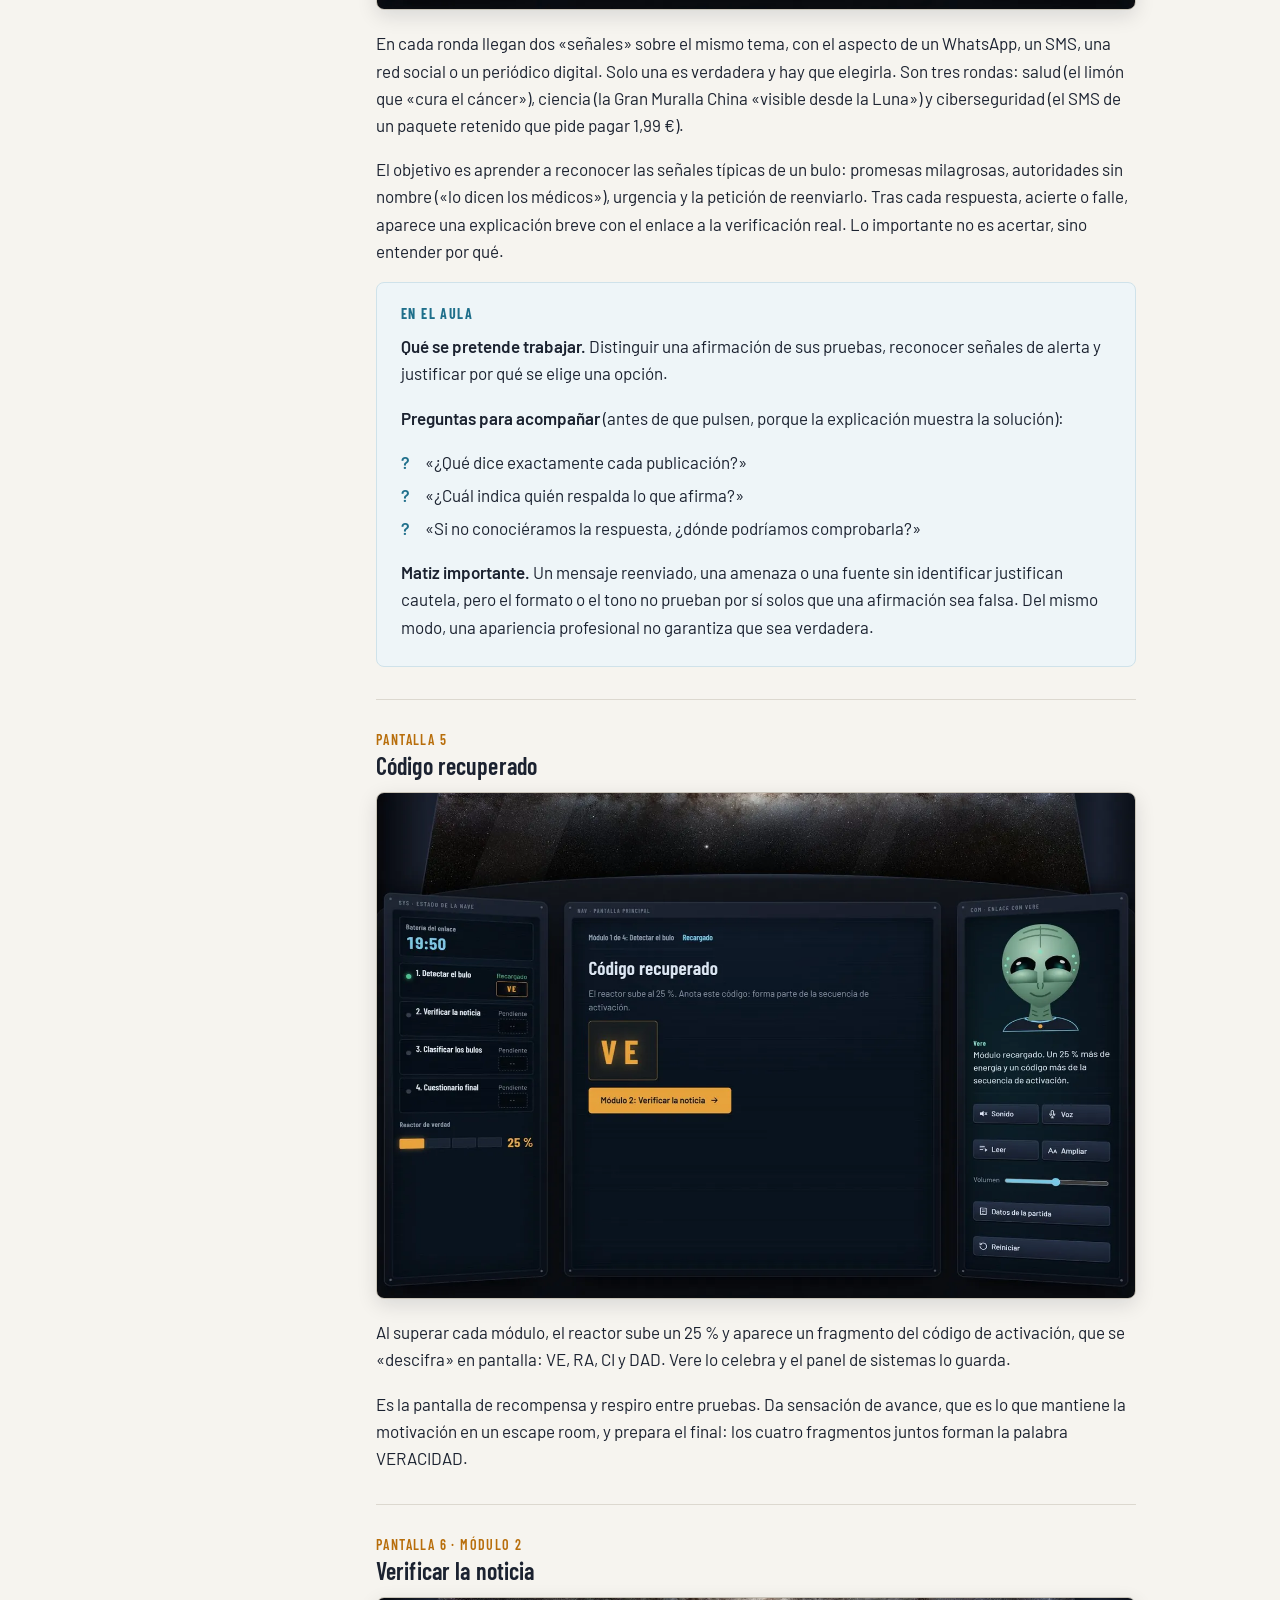
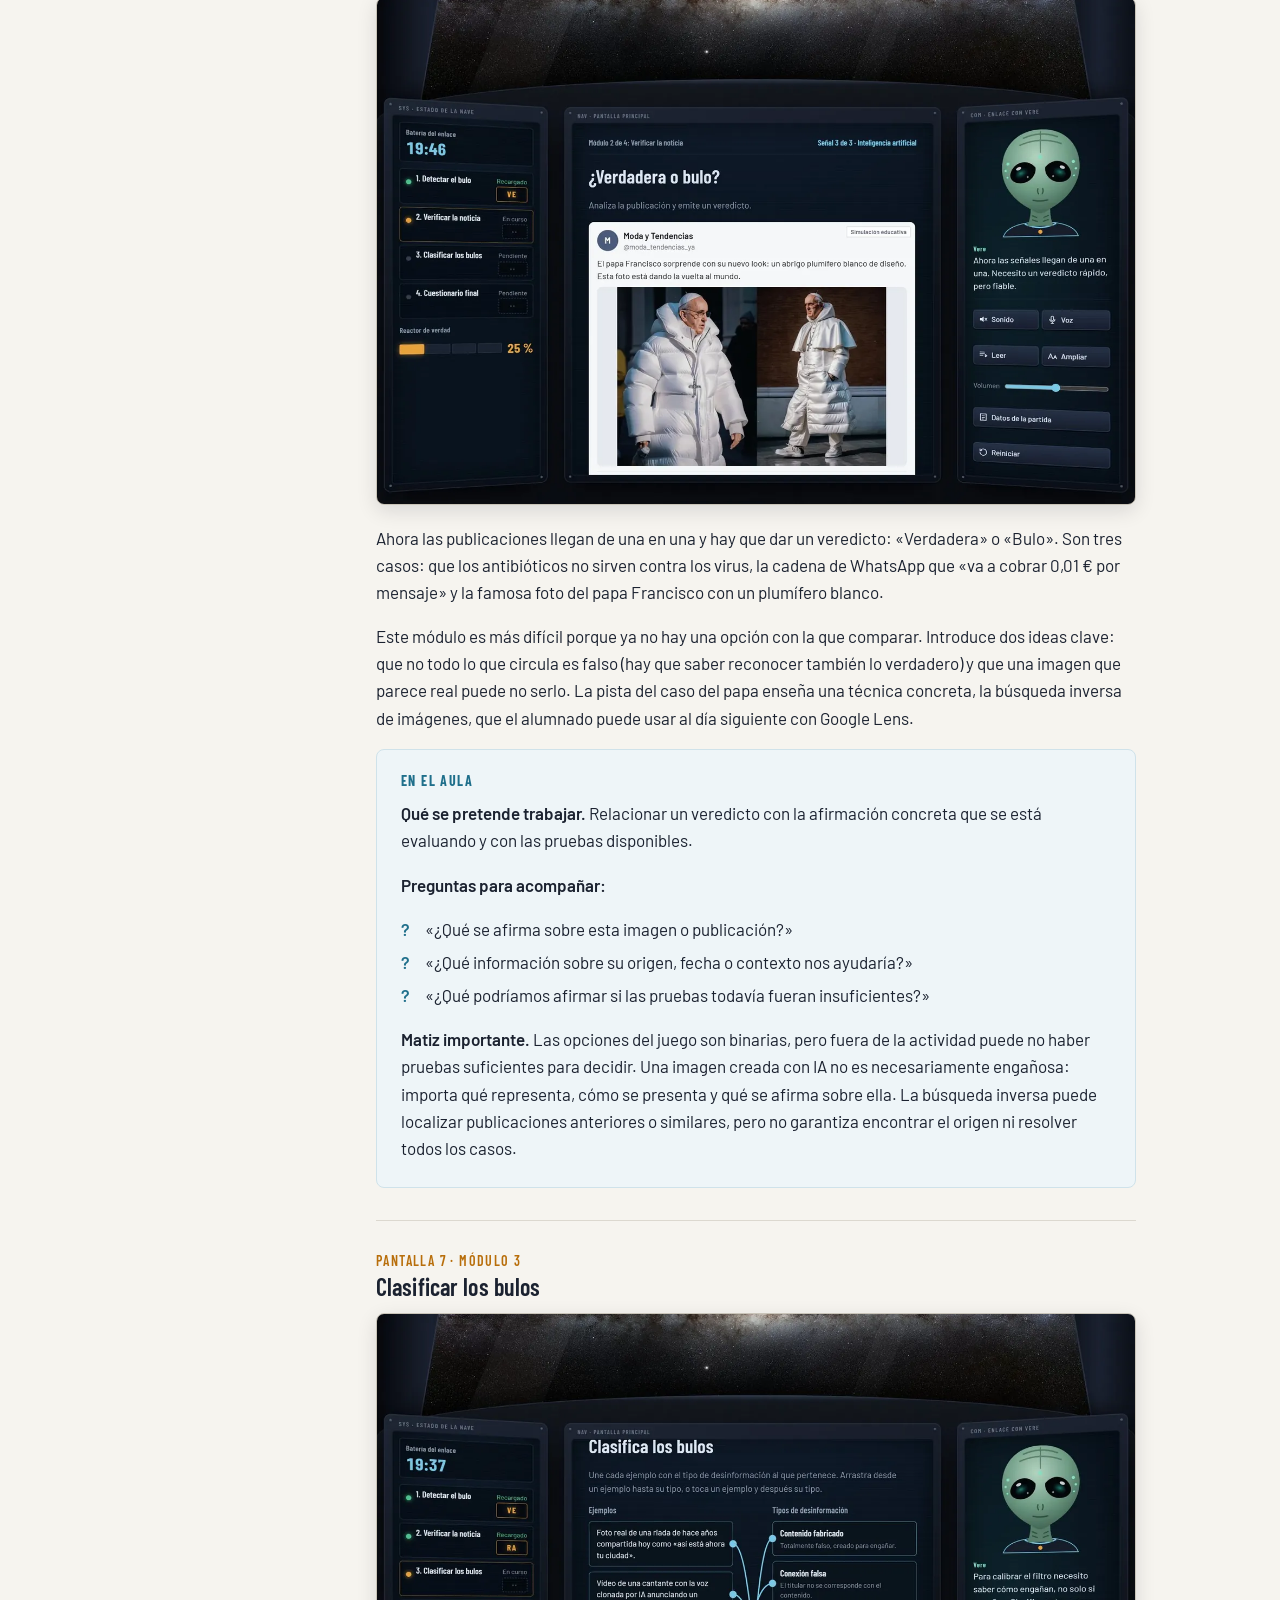
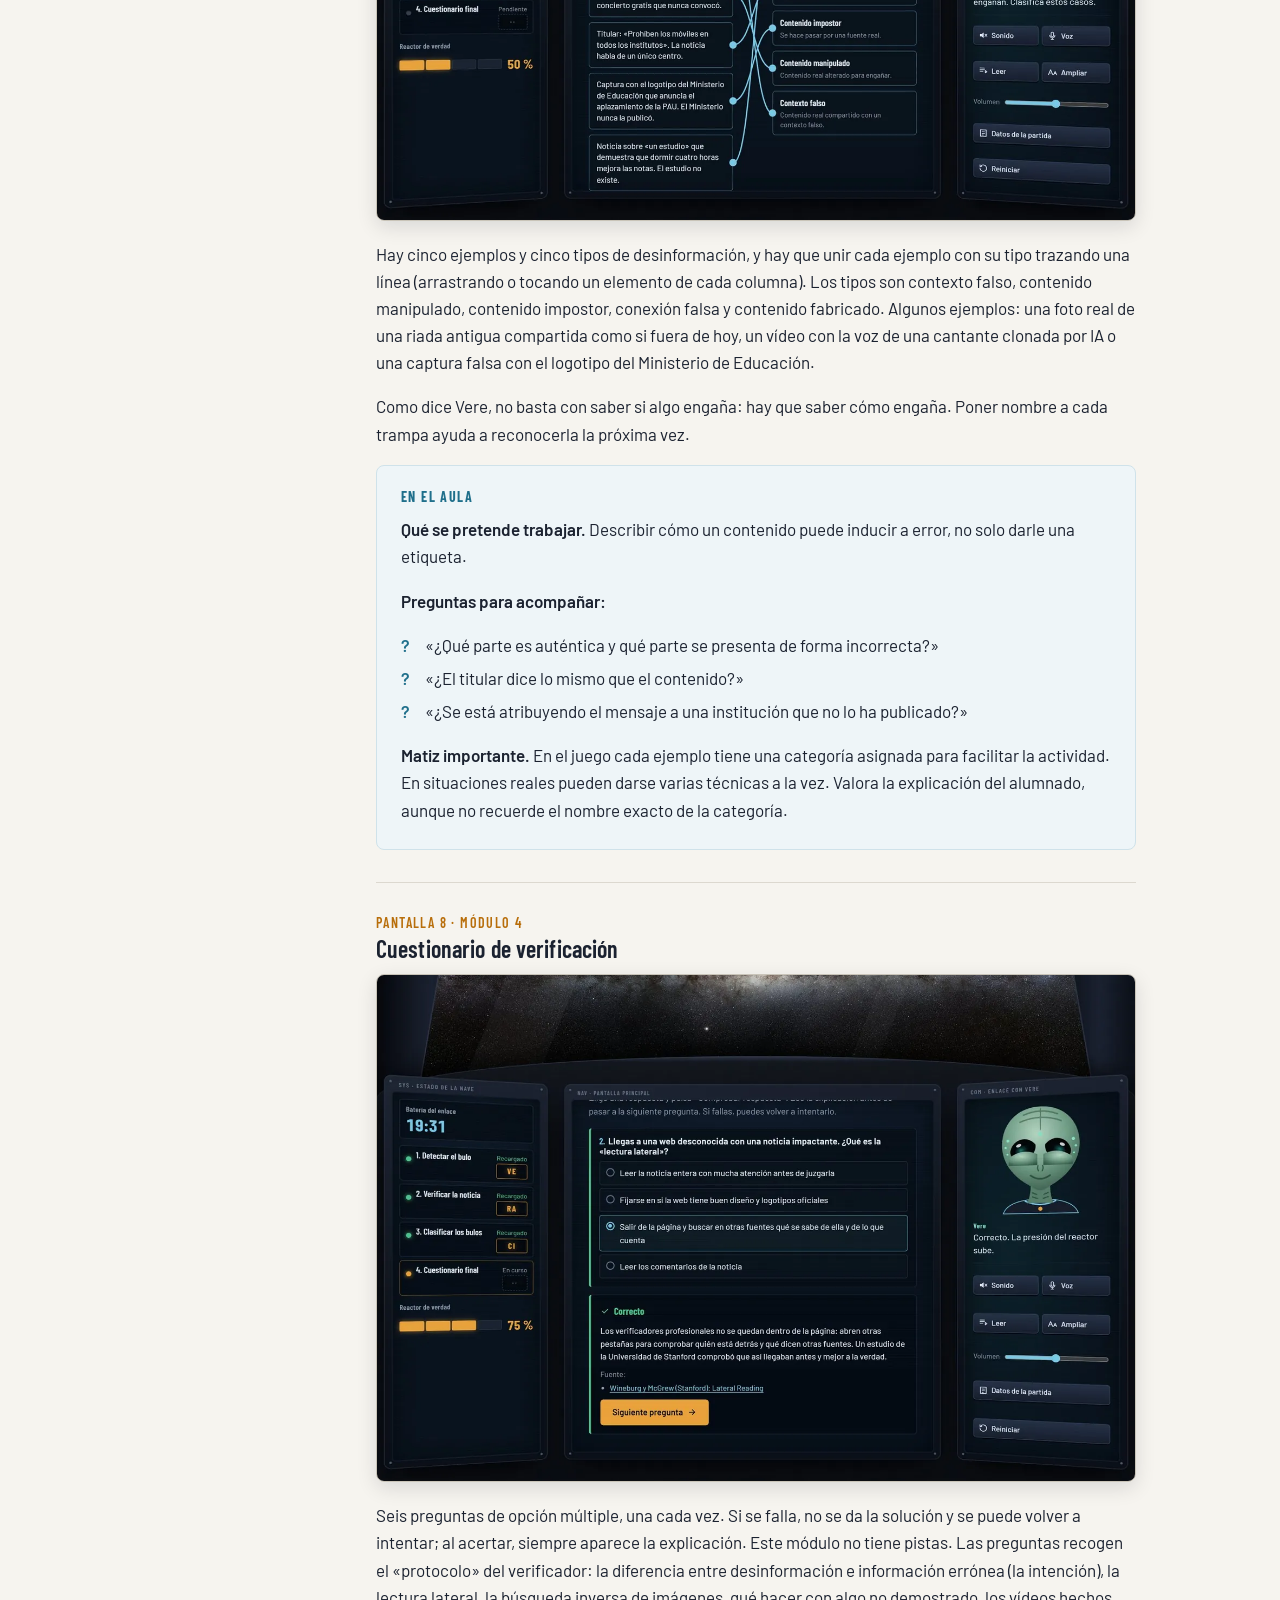
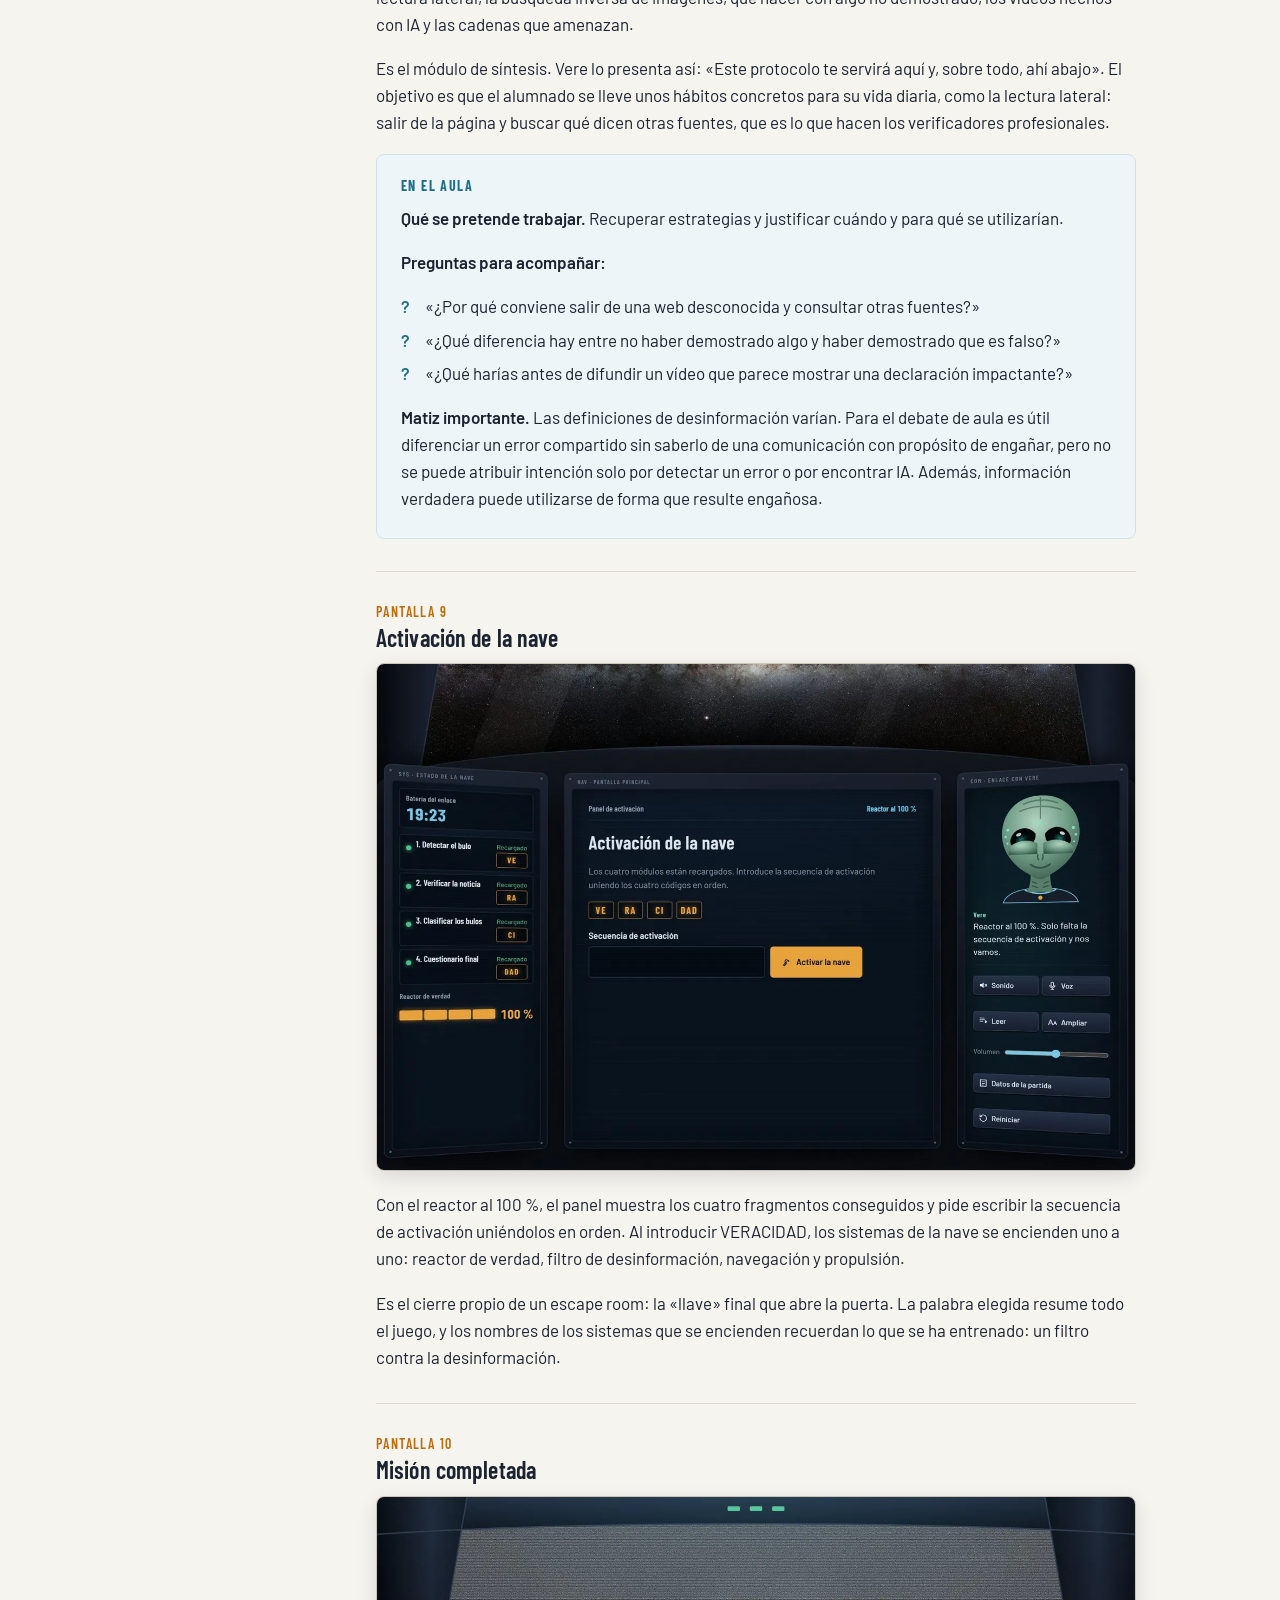
<file: backend/public/juegos/escape-room/guia-docente/index.html>
<!doctype html>
<html lang="es">
<head>
  <meta charset="utf-8">
  <meta name="viewport" content="width=device-width, initial-scale=1">
  <title>Guía docente · Operación Verdad · Cátedra Ceuta-IATEB</title>
  <meta name="description" content="Guía para el profesorado del escape room «Operación Verdad»: objetivos, desarrollo de la sesión, recorrido pantalla a pantalla, evaluación y ficha para el alumnado.">
  <link rel="icon" type="image/svg+xml" href="../assets/favicon.svg">
  <!-- Al cambiar guia.css, sube el número de «?v=» (el servidor guarda el .css en caché 7 días). -->
  <link rel="stylesheet" href="guia.css?v=2026-11-27c">
</head>
<body>
  <a class="saltar" href="#contenido">Saltar al contenido</a>

  <!-- ===================== PORTADA ===================== -->
  <header class="portada">
    <div class="portada-interior">
      <img class="logo-catedra" src="logo-catedra.webp" width="480" height="315" alt="Cátedra Ceuta-IATEB">
      <p class="antetitulo">Guía docente · Día Internacional de la Ciudad Educadora</p>
      <h1>Operación Verdad</h1>
      <p class="subtitulo">Escape room digital sobre desinformación, verificación e inteligencia artificial</p>
      <dl class="ficha-portada">
        <div><dt>Pensado para</dt><dd>Bachillerato; adaptable a 4.º de ESO, FP, adultos y grados de Educación</dd></div>
        <div><dt>Juego</dt><dd>20 minutos</dd></div>
        <div><dt>Sesión</dt><dd>55 minutos</dd></div>
        <div><dt>Acceso</dt><dd>Libre, sin crear cuenta</dd></div>
      </dl>
      <div class="portada-acciones no-imprimir">
        <a class="boton" href="https://ceutamepreocupa.es/escape-room">Abrir el juego</a>
        <a class="boton boton-secundario" href="guia-docente-operacion-verdad.pdf" download>Descargar la guía (PDF)</a>
        <a class="boton boton-secundario" href="ficha-alumnado-operacion-verdad.pdf" download>Ficha para el alumnado (PDF)</a>
      </div>
      <p class="enlace-juego solo-imprimir">Juego: <strong>ceutamepreocupa.es/escape-room</strong></p>
    </div>
  </header>

  <div class="marco">

    <!-- ===================== ÍNDICE ===================== -->
    <nav class="indice" aria-label="Índice de la guía">
      <p class="indice-titulo">Índice</p>
      <ol>
        <li><a href="#presentacion">Presentación</a></li>
        <li><a href="#ficha">Ficha rápida</a></li>
        <li><a href="#objetivos">Finalidad y objetivos</a></li>
        <li><a href="#preparacion">Antes de la sesión</a></li>
        <li><a href="#sesion">Desarrollo de la sesión</a></li>
        <li><a href="#pantallas">El juego pantalla a pantalla</a></li>
        <li><a href="#conversacion">Conversación final</a></li>
        <li><a href="#evaluacion">Evaluación formativa</a></li>
        <li><a href="#adaptaciones">Adaptaciones y accesibilidad</a></li>
        <li><a href="#ampliacion">Actividades de ampliación</a></li>
        <li><a href="#fuentes">Fuentes y recursos</a></li>
      </ol>
      <p class="indice-titulo">Anexos</p>
      <ol class="indice-anexos">
        <li><a href="#anexo-1">1. Ficha para el alumnado</a></li>
        <li><a href="#anexo-2">2. Orientaciones de respuesta</a></li>
        <li><a href="#anexo-3">3. Lista de preparación</a></li>
      </ol>
    </nav>

    <main id="contenido" class="documento">

      <p class="nota-uso">Esta guía se dirige al profesorado. El <a href="#anexo-1">anexo 1</a> puede entregarse al alumnado; el <a href="#anexo-2">anexo 2</a> contiene orientaciones de respuesta. Corresponde a la edición 19-11-2026 del juego (contenido 6), que aparece en «Datos de la partida». Los contenidos de la web pueden actualizarse: conviene comprobarlos antes de cada sesión.</p>

      <!-- ===================== 1 ===================== -->
      <section id="presentacion">
        <h2><span class="num">1</span> Presentación</h2>
        <p>«Operación Verdad» es un escape room digital sobre desinformación pensado para alumnado de Bachillerato y adaptable a 4.º de ESO, Formación Profesional, Educación de Personas Adultas y grados universitarios de Educación. Dura unos 20 minutos y se juega desde el móvil, la tableta o el ordenador, de forma individual o en grupo, sin crear cuenta. Está en abierto en <a href="https://ceutamepreocupa.es/escape-room">ceutamepreocupa.es/escape-room</a>.</p>
        <p><strong>La historia.</strong> El terminal del jugador capta la señal de auxilio de Vere, el piloto de una nave alienígena varada en la órbita de la Tierra. Su nave no funciona con combustible, sino con información verdadera, y sus sensores no saben distinguir la verdad de los bulos que llegan de nuestro planeta. El alumnado tiene 20 minutos de batería para recargar los cuatro módulos de la nave detectando, verificando y clasificando desinformación, y respondiendo un cuestionario final.</p>
        <p><strong>La idea de fondo.</strong> No se trata de memorizar qué noticias son falsas, sino de practicar las preguntas que se hacen los verificadores profesionales. Los casos de los módulos 1 y 2 se basan en bulos o hechos reales y enlazan a su verificación original (Maldita.es, NASA, OMS, INCIBE).</p>
        <p>El valor educativo no reside únicamente en encontrar la opción correcta. La experiencia ofrece un punto de partida para que el alumnado explique por qué confía o duda, busque pruebas, identifique información presentada fuera de contexto y decida qué hacer antes de compartirla. Las explicaciones, la conversación posterior y una actividad con un caso nuevo son tan importantes como completar la misión.</p>
        <p>El juego simplifica algunas situaciones para hacerlas accesibles. En particular, las primeras actividades piden decisiones binarias. En la vida cotidiana, sin embargo, una respuesta razonable puede ser: «Con lo que sé ahora, no puedo decidir; necesito comprobarlo». La guía propone recuperar explícitamente esa posibilidad.</p>
      </section>

      <!-- ===================== 2 ===================== -->
      <section id="ficha">
        <h2><span class="num">2</span> Ficha rápida</h2>
        <dl class="ficha">
          <div><dt>Etapa</dt><dd>Pensado para Bachillerato; adaptable a 4.º de ESO, Formación Profesional, Educación de Personas Adultas y grados universitarios de Educación (Infantil, Primaria, Social, Pedagogía…). El profesorado puede ajustar los apoyos y el nivel de profundización.</dd></div>
          <div><dt>Duración orientativa</dt><dd>Una sesión de 55 minutos; adaptable tras probar el juego con el grupo.</dd></div>
          <div><dt>Agrupamiento</dt><dd>Individual o en parejas y pequeños equipos. En equipo se recomienda que cada persona pueda expresar sus razones antes de elegir.</dd></div>
          <div><dt>Recursos</dt><dd>Dispositivos con navegador, acceso a internet, proyección para la puesta en común y, opcionalmente, copias del <a href="#anexo-1">anexo 1</a>.</dd></div>
          <div><dt>Producto</dt><dd>Decisiones justificadas durante el juego y una breve respuesta a un caso nuevo.</dd></div>
          <div><dt>Evaluación</dt><dd>Observación formativa y conversación.</dd></div>
          <div><dt>Alcance</dt><dd>El juego introduce y practica decisiones con ejemplos preparados; no sustituye una investigación independiente de noticias reales ni demuestra por sí solo una mejora duradera.</dd></div>
        </dl>

        <h3>Distribución orientativa de la sesión</h3>
        <ol class="cronograma">
          <li><span class="minutos">5 min</span> Preparar la misión y activar ideas previas</li>
          <li><span class="minutos">25 min</span> Jugar a «Operación Verdad»</li>
          <li><span class="minutos">10 min</span> Conversación sobre las decisiones</li>
          <li><span class="minutos">10 min</span> Aplicar lo aprendido a un caso nuevo</li>
          <li><span class="minutos">5 min</span> Cierre individual</li>
        </ol>
        <p>El juego tiene una cuenta atrás de 20 minutos que empieza al aceptar la conexión y no se detiene, aunque se cierre la pestaña. Al agotarse, la misión continúa con la reserva auxiliar, sin penalización: no es necesario interrumpir a quienes no hayan terminado. El tiempo de la sesión es una propuesta, no una duración comprobada para todos los grupos.</p>
      </section>

      <!-- ===================== 3 ===================== -->
      <section id="objetivos">
        <h2><span class="num">3</span> Finalidad y objetivos de aprendizaje</h2>
        <h3>Finalidad</h3>
        <p>Favorecer una relación crítica, responsable y reflexiva con la información digital, sin fomentar la desconfianza indiscriminada hacia todo contenido.</p>
        <h3>Al finalizar la actividad, se espera que el alumnado pueda</h3>
        <ul>
          <li>Distinguir entre una afirmación respaldada, otra contradicha por pruebas y otra para la que todavía no dispone de información suficiente.</li>
          <li>Identificar señales que justifican una comprobación adicional, como la urgencia, una fuente imprecisa o la ausencia de fecha, sin tratarlas por sí solas como prueba definitiva de falsedad.</li>
          <li>Explicar cómo una imagen auténtica, un titular o una supuesta fuente pueden presentarse de forma engañosa.</li>
          <li>Proponer comprobaciones pertinentes: localizar la fuente original, contrastar fecha y contexto, consultar información independiente y, cuando proceda, buscar el origen de una imagen.</li>
          <li>Distinguir entre la falsedad de un contenido, el uso de IA y las pruebas disponibles sobre una posible intención de engañar.</li>
          <li>Justificar si compartiría, comprobaría antes o no compartiría una publicación.</li>
        </ul>
        <h3>Conexión con la alfabetización en IA</h3>
        <p>La actividad ofrece una introducción a la evaluación de contenidos que pueden haber sido creados o modificados con IA. El marco AILit propone que el alumnado valore cuándo aceptar, revisar o rechazar resultados de IA y mantenga la supervisión humana. Aquí se traslada esa orientación a una pregunta concreta: <em>¿qué pruebas necesito para valorar este contenido antes de difundirlo?</em></p>
        <p>El juego no cubre por sí solo todos los ámbitos de la alfabetización en IA: si se desea trabajar la creación responsable, la supervisión humana o el funcionamiento de los sistemas de recomendación, será necesario añadir actividades específicas.</p>
      </section>

      <!-- ===================== 4 ===================== -->
      <section id="preparacion">
        <h2><span class="num">4</span> Antes de la sesión</h2>
        <h3>4.1. Revisar el juego y acordar su uso</h3>
        <ul>
          <li>Recorrer previamente los cuatro módulos y comprobar que se muestran las explicaciones y las fuentes.</li>
          <li>Revisar los ejemplos de salud, ciberseguridad y contenido generado con IA. Adaptar la conversación al grupo y evitar pedir experiencias personales sensibles.</li>
          <li>Decidir si se jugará individualmente o en equipo y si se utilizará una hoja de respuesta para el caso final.</li>
          <li>Probar los dispositivos, el navegador, la conexión y los botones «Ampliar», «Voz» y «Leer» del panel de comunicaciones. La lectura en voz alta usa las voces del propio dispositivo y puede no estar disponible en todos: conviene tener prevista una alternativa, como la lectura compartida.</li>
          <li>Anotar la versión que aparece en «Datos de la partida», especialmente si la actividad forma parte de un estudio.</li>
          <li>Informar al alumnado de que no se trata de una competición de rapidez y de que puede pedir ayuda.</li>
        </ul>
        <h3>4.2. Datos y participación</h3>
        <p>Al abrir el juego aparece un aviso de datos que hay que aceptar para jugar. Para evaluar y mejorar la actividad, la Cátedra guarda de forma anónima cómo se avanza por el juego (módulos superados, aciertos, fallos, pistas y tiempos) y, si se rellena, el cuestionario de opinión. No se guarda el nombre, el correo ni ningún dato que identifique a quien juega: cada partida se distingue solo por un código aleatorio. El botón «Datos de la partida» muestra en todo momento ese resumen y permite copiarlo o descargarlo.</p>
        <p>El aviso recuerda que el juego no es un examen y que los datos no cuentan para la nota. Antes de usarlo con un grupo, el centro debe revisar el aviso y sus propios procedimientos de protección de datos. El alumnado menor de 14 años necesita el permiso de su madre, padre o tutor legal.</p>
        <p>El cuestionario de opinión no debe convertirse en una condición para obtener una calificación. Si se juega en equipo, una respuesta ligada a una sola partida no representa automáticamente la opinión individual de cada integrante.</p>
      </section>

      <!-- ===================== 5 ===================== -->
      <section id="sesion">
        <h2><span class="num">5</span> Desarrollo de la sesión</h2>
        <h3>5.1. Antes de jugar: activar ideas previas</h3>
        <p>Presenta la misión y formula una pregunta breve:</p>
        <blockquote>«Recibes una noticia sorprendente en un grupo de mensajería. ¿Qué te haría pensar que es fiable? ¿Qué comprobarías antes de compartirla?»</blockquote>
        <p>Recoge varias respuestas sin exigir acuerdo inmediato. Si aparecen criterios como «tiene muchos mensajes», «parece profesional» o «lo ha enviado alguien conocido», anótalos para revisarlos después. No presentes esas características como pruebas concluyentes a favor o en contra de la información.</p>
        <p>Mensaje de inicio sugerido:</p>
        <blockquote>«La misión no consiste solo en acertar. Nos interesa pensar qué pruebas necesitamos y por qué. Si os equivocáis o necesitáis pistas, aprovechad la explicación y seguid investigando».</blockquote>

        <h3>5.2. Durante el juego: acompañar sin resolver</h3>
        <p>El alumnado sigue los cuatro módulos y puede pedir una pista en los tres primeros; el cuestionario final no tiene pistas, pero permite volver a intentar cada pregunta. El profesorado observa los obstáculos, ayuda a comprender las instrucciones y pregunta por las razones antes de que se revele una respuesta.</p>
        <aside class="aviso">
          <p><strong>Ojo con el momento de preguntar.</strong> En los módulos 1 y 2, al responder aparece una explicación que deja ver la solución, también si se ha fallado; después se puede volver a intentar. Por eso la pregunta «¿por qué lo habéis elegido?» conviene hacerla antes de que pulsen.</p>
        </aside>
        <p>Intervenciones útiles:</p>
        <ul class="preguntas">
          <li>«¿Qué parte de la publicación puedes comprobar?»</li>
          <li>«¿Quién afirma esto y de dónde procede la información?»</li>
          <li>«¿Es una prueba o una señal de que conviene comprobar más?»</li>
          <li>«¿Qué cambiaría tu decisión?»</li>
          <li>«¿Qué harías si todavía no encontraras suficiente información?»</li>
        </ul>
        <p>En los equipos, puede acordarse que una persona lea, otra explique una posible respuesta y otra busque una alternativa; los papeles se intercambian. Si alguien no puede usar un control, se ajusta la actividad sin penalización.</p>
        <p>No hace falta que todas las personas terminen a la vez. Si la batería se agota, el juego permite continuar. Si termina el tiempo de aula antes de completar la misión, se puede pasar igualmente a la conversación y al caso nuevo.</p>

        <h3>5.3. Después del juego: conversar y aplicar</h3>
        <p>Invita a los equipos a elegir una decisión que les haya resultado difícil y a explicar cómo llegaron a ella. Recupera las ideas anotadas al principio y pregunta si cambiarían alguna.</p>
        <p>A continuación, entrega o proyecta el caso nuevo del <a href="#anexo-1">anexo 1</a>. Recoge las respuestas de forma oral o escrita. Utiliza el <a href="#anexo-2">anexo 2</a> para orientar la devolución, no como una plantilla que obligue a usar determinadas palabras.</p>
      </section>

      <!-- ===================== 6 ===================== -->
      <section id="pantallas">
        <h2><span class="num">6</span> El juego pantalla a pantalla</h2>
        <p>Recorrido completo de la misión, con el objetivo y el sentido de cada pantalla. En las pantallas de los cuatro módulos se añaden orientaciones para acompañar al alumnado.</p>

        <article class="pantalla">
          <h3><span class="etiqueta">Pantalla 1</span> Aviso de datos: «Antes de empezar»</h3>
          <figure><img src="capturas/pantalla-01.webp" width="1400" height="934" loading="lazy" alt="Aviso «Antes de empezar», con lo que se guarda y lo que no se guarda de cada partida y el botón «Aceptar y jugar»."></figure>
          <p>Es lo primero que aparece y hay que aceptarlo para jugar. Explica en lenguaje sencillo qué se guarda (cómo se avanza por el juego, aciertos, fallos, pistas y tiempos, y las respuestas al cuestionario de opinión si se rellena) y qué no se guarda: ni nombre, ni correo, ni dirección IP. Cada partida se identifica solo con un código aleatorio.</p>
          <p>Su sentido es doble. Por un lado, cumplir con la protección de datos de menores y dejar claro que no es un examen y que no cuenta para la nota. Por otro, hacer posible la evaluación del piloto: con esos datos anónimos la Cátedra puede estudiar dónde se atasca el alumnado y qué pruebas funcionan mejor.</p>
        </article>

        <article class="pantalla">
          <h3><span class="etiqueta">Pantalla 2</span> Señal de auxilio</h3>
          <figure><img src="capturas/pantalla-02.webp" width="1400" height="1244" loading="lazy" alt="Portada del juego: título «Operación Verdad», diagnóstico de la nave con el reactor al 3 % y el botón «Aceptar la conexión»."></figure>
          <p>Es la portada del juego. La pantalla está llena de estática, «sin señal», porque todavía estamos en nuestro terminal en la Tierra. Aparece el título, «Operación Verdad», y el diagnóstico de la nave que envía la señal: reactor de verdad al 3 %, propulsión sin energía y 20 minutos de batería en el enlace. El botón es «Aceptar la conexión».</p>
          <p>Su objetivo es enganchar en pocos segundos y plantear el reto sin explicaciones largas. La metáfora central queda clara desde aquí: una nave que solo funciona con información verdadera. Al pulsar el botón empieza a correr el tiempo y la imagen de la cabina entra entre interferencias.</p>
        </article>

        <article class="pantalla">
          <h3><span class="etiqueta">Pantalla 3</span> Mensaje de Vere</h3>
          <figure><img src="capturas/pantalla-03.webp" width="1400" height="1244" loading="lazy" alt="Cabina de la nave con Vere en el canal de comunicación explicando la misión."></figure>
          <p>Vere aparece en el canal de comunicación y se presenta en tres mensajes, que el jugador va recibiendo a su ritmo. Cuenta que su nave funciona con verdad, que al cruzar nuestra órbita se quedó sin reservas y que la información que capta de la Tierra está llena de datos adulterados que sus sensores no saben distinguir. Hay cuatro módulos que recargar; cada uno devuelve un 25 % de energía y un código de la secuencia de activación.</p>
          <p>Aquí se reparten los papeles: «Tú analizas desde ahí abajo; yo piloto desde aquí». El alumno no es un espectador, sino el experto humano del que depende la nave. Que el personaje venga de fuera de la Tierra tiene sentido: Vere no sabe nada de nuestras redes ni de nuestros bulos, así que quien juega es quien tiene que explicarle cómo funcionan.</p>
        </article>

        <article class="pantalla modulo">
          <h3><span class="etiqueta">Pantalla 4 · Módulo 1</span> Detectar el bulo</h3>
          <figure><img src="capturas/pantalla-04.webp" width="1400" height="934" loading="lazy" alt="Módulo 1: dos publicaciones sobre el mismo tema, un mensaje de WhatsApp y una noticia, para elegir la verdadera."></figure>
          <p>En cada ronda llegan dos «señales» sobre el mismo tema, con el aspecto de un WhatsApp, un SMS, una red social o un periódico digital. Solo una es verdadera y hay que elegirla. Son tres rondas: salud (el limón que «cura el cáncer»), ciencia (la Gran Muralla China «visible desde la Luna») y ciberseguridad (el SMS de un paquete retenido que pide pagar 1,99 €).</p>
          <p>El objetivo es aprender a reconocer las señales típicas de un bulo: promesas milagrosas, autoridades sin nombre («lo dicen los médicos»), urgencia y la petición de reenviarlo. Tras cada respuesta, acierte o falle, aparece una explicación breve con el enlace a la verificación real. Lo importante no es acertar, sino entender por qué.</p>
          <div class="en-aula">
            <p class="en-aula-titulo">En el aula</p>
            <p><strong>Qué se pretende trabajar.</strong> Distinguir una afirmación de sus pruebas, reconocer señales de alerta y justificar por qué se elige una opción.</p>
            <p><strong>Preguntas para acompañar</strong> (antes de que pulsen, porque la explicación muestra la solución):</p>
            <ul class="preguntas">
              <li>«¿Qué dice exactamente cada publicación?»</li>
              <li>«¿Cuál indica quién respalda lo que afirma?»</li>
              <li>«Si no conociéramos la respuesta, ¿dónde podríamos comprobarla?»</li>
            </ul>
            <p><strong>Matiz importante.</strong> Un mensaje reenviado, una amenaza o una fuente sin identificar justifican cautela, pero el formato o el tono no prueban por sí solos que una afirmación sea falsa. Del mismo modo, una apariencia profesional no garantiza que sea verdadera.</p>
          </div>
        </article>

        <article class="pantalla">
          <h3><span class="etiqueta">Pantalla 5</span> Código recuperado</h3>
          <figure><img src="capturas/pantalla-05.webp" width="1400" height="934" loading="lazy" alt="Pantalla de módulo recargado: el reactor sube un 25 % y aparece un fragmento del código de activación."></figure>
          <p>Al superar cada módulo, el reactor sube un 25 % y aparece un fragmento del código de activación, que se «descifra» en pantalla: VE, RA, CI y DAD. Vere lo celebra y el panel de sistemas lo guarda.</p>
          <p>Es la pantalla de recompensa y respiro entre pruebas. Da sensación de avance, que es lo que mantiene la motivación en un escape room, y prepara el final: los cuatro fragmentos juntos forman la palabra VERACIDAD.</p>
        </article>

        <article class="pantalla modulo">
          <h3><span class="etiqueta">Pantalla 6 · Módulo 2</span> Verificar la noticia</h3>
          <figure><img src="capturas/pantalla-06.webp" width="1400" height="934" loading="lazy" alt="Módulo 2: una publicación de una red social con la foto del papa Francisco con un abrigo plumífero y los botones «Verdadera» y «Bulo»."></figure>
          <p>Ahora las publicaciones llegan de una en una y hay que dar un veredicto: «Verdadera» o «Bulo». Son tres casos: que los antibióticos no sirven contra los virus, la cadena de WhatsApp que «va a cobrar 0,01 € por mensaje» y la famosa foto del papa Francisco con un plumífero blanco.</p>
          <p>Este módulo es más difícil porque ya no hay una opción con la que comparar. Introduce dos ideas clave: que no todo lo que circula es falso (hay que saber reconocer también lo verdadero) y que una imagen que parece real puede no serlo. La pista del caso del papa enseña una técnica concreta, la búsqueda inversa de imágenes, que el alumnado puede usar al día siguiente con Google Lens.</p>
          <div class="en-aula">
            <p class="en-aula-titulo">En el aula</p>
            <p><strong>Qué se pretende trabajar.</strong> Relacionar un veredicto con la afirmación concreta que se está evaluando y con las pruebas disponibles.</p>
            <p><strong>Preguntas para acompañar:</strong></p>
            <ul class="preguntas">
              <li>«¿Qué se afirma sobre esta imagen o publicación?»</li>
              <li>«¿Qué información sobre su origen, fecha o contexto nos ayudaría?»</li>
              <li>«¿Qué podríamos afirmar si las pruebas todavía fueran insuficientes?»</li>
            </ul>
            <p><strong>Matiz importante.</strong> Las opciones del juego son binarias, pero fuera de la actividad puede no haber pruebas suficientes para decidir. Una imagen creada con IA no es necesariamente engañosa: importa qué representa, cómo se presenta y qué se afirma sobre ella. La búsqueda inversa puede localizar publicaciones anteriores o similares, pero no garantiza encontrar el origen ni resolver todos los casos.</p>
          </div>
        </article>

        <article class="pantalla modulo">
          <h3><span class="etiqueta">Pantalla 7 · Módulo 3</span> Clasificar los bulos</h3>
          <figure><img src="capturas/pantalla-07.webp" width="1400" height="934" loading="lazy" alt="Módulo 3: cinco ejemplos a la izquierda y cinco tipos de desinformación a la derecha, para unirlos con líneas."></figure>
          <p>Hay cinco ejemplos y cinco tipos de desinformación, y hay que unir cada ejemplo con su tipo trazando una línea (arrastrando o tocando un elemento de cada columna). Los tipos son contexto falso, contenido manipulado, contenido impostor, conexión falsa y contenido fabricado. Algunos ejemplos: una foto real de una riada antigua compartida como si fuera de hoy, un vídeo con la voz de una cantante clonada por IA o una captura falsa con el logotipo del Ministerio de Educación.</p>
          <p>Como dice Vere, no basta con saber si algo engaña: hay que saber cómo engaña. Poner nombre a cada trampa ayuda a reconocerla la próxima vez.</p>
          <div class="en-aula">
            <p class="en-aula-titulo">En el aula</p>
            <p><strong>Qué se pretende trabajar.</strong> Describir cómo un contenido puede inducir a error, no solo darle una etiqueta.</p>
            <p><strong>Preguntas para acompañar:</strong></p>
            <ul class="preguntas">
              <li>«¿Qué parte es auténtica y qué parte se presenta de forma incorrecta?»</li>
              <li>«¿El titular dice lo mismo que el contenido?»</li>
              <li>«¿Se está atribuyendo el mensaje a una institución que no lo ha publicado?»</li>
            </ul>
            <p><strong>Matiz importante.</strong> En el juego cada ejemplo tiene una categoría asignada para facilitar la actividad. En situaciones reales pueden darse varias técnicas a la vez. Valora la explicación del alumnado, aunque no recuerde el nombre exacto de la categoría.</p>
          </div>
        </article>

        <article class="pantalla modulo">
          <h3><span class="etiqueta">Pantalla 8 · Módulo 4</span> Cuestionario de verificación</h3>
          <figure><img src="capturas/pantalla-08.webp" width="1400" height="934" loading="lazy" alt="Módulo 4: una pregunta de opción múltiple sobre la lectura lateral con el botón «Comprobar respuesta»."></figure>
          <p>Seis preguntas de opción múltiple, una cada vez. Si se falla, no se da la solución y se puede volver a intentar; al acertar, siempre aparece la explicación. Este módulo no tiene pistas. Las preguntas recogen el «protocolo» del verificador: la diferencia entre desinformación e información errónea (la intención), la lectura lateral, la búsqueda inversa de imágenes, qué hacer con algo no demostrado, los vídeos hechos con IA y las cadenas que amenazan.</p>
          <p>Es el módulo de síntesis. Vere lo presenta así: «Este protocolo te servirá aquí y, sobre todo, ahí abajo». El objetivo es que el alumnado se lleve unos hábitos concretos para su vida diaria, como la lectura lateral: salir de la página y buscar qué dicen otras fuentes, que es lo que hacen los verificadores profesionales.</p>
          <div class="en-aula">
            <p class="en-aula-titulo">En el aula</p>
            <p><strong>Qué se pretende trabajar.</strong> Recuperar estrategias y justificar cuándo y para qué se utilizarían.</p>
            <p><strong>Preguntas para acompañar:</strong></p>
            <ul class="preguntas">
              <li>«¿Por qué conviene salir de una web desconocida y consultar otras fuentes?»</li>
              <li>«¿Qué diferencia hay entre no haber demostrado algo y haber demostrado que es falso?»</li>
              <li>«¿Qué harías antes de difundir un vídeo que parece mostrar una declaración impactante?»</li>
            </ul>
            <p><strong>Matiz importante.</strong> Las definiciones de desinformación varían. Para el debate de aula es útil diferenciar un error compartido sin saberlo de una comunicación con propósito de engañar, pero no se puede atribuir intención solo por detectar un error o por encontrar IA. Además, información verdadera puede utilizarse de forma que resulte engañosa.</p>
          </div>
        </article>

        <article class="pantalla">
          <h3><span class="etiqueta">Pantalla 9</span> Activación de la nave</h3>
          <figure><img src="capturas/pantalla-09.webp" width="1400" height="934" loading="lazy" alt="Panel de activación con los cuatro fragmentos conseguidos y un campo para escribir la secuencia."></figure>
          <p>Con el reactor al 100 %, el panel muestra los cuatro fragmentos conseguidos y pide escribir la secuencia de activación uniéndolos en orden. Al introducir VERACIDAD, los sistemas de la nave se encienden uno a uno: reactor de verdad, filtro de desinformación, navegación y propulsión.</p>
          <p>Es el cierre propio de un escape room: la «llave» final que abre la puerta. La palabra elegida resume todo el juego, y los nombres de los sistemas que se encienden recuerdan lo que se ha entrenado: un filtro contra la desinformación.</p>
        </article>

        <article class="pantalla">
          <h3><span class="etiqueta">Pantalla 10</span> Misión completada</h3>
          <figure><img src="capturas/pantalla-10.webp" width="1400" height="1244" loading="lazy" alt="Pantalla final «Misión completada» con el resumen de la partida y las seis técnicas aprendidas."></figure>
          <p>La nave despega, la imagen del parabrisas vuelve a la estática y Vere se despide: «Ahí abajo vas a necesitar ese filtro más que yo». La pantalla resume la partida y recoge las seis técnicas que se lleva el alumnado: parar antes de compartir, la lectura lateral, la búsqueda inversa de imágenes, desconfiar de autoridades sin nombre y promesas milagrosas, no fiarse de lo que solo parece real y no difundir lo no demostrado como un hecho.</p>
          <p>El sentido de esta pantalla es devolver la misión a la vida real. Vere se va, pero el problema se queda en la Tierra, con quien ha jugado. También incluye enlaces a verificadores profesionales (Maldita.es, Newtral y EFE Verifica) y recuerda que las publicaciones del juego son simulaciones educativas basadas en casos reales.</p>
        </article>

        <article class="pantalla">
          <h3><span class="etiqueta">Pantalla 11</span> Cuestionario de opinión</h3>
          <figure><img src="capturas/pantalla-11.webp" width="1400" height="934" loading="lazy" alt="Cuestionario de opinión con frases para valorar de 1 a 5."></figure>
          <p>Al terminar, el alumnado puede responder de forma voluntaria y anónima un cuestionario breve: 12 frases para valorar de 1 a 5 (interés, facilidad, claridad de las explicaciones, dificultad, utilidad de la historia de Vere y de las pistas) y dos preguntas abiertas sobre lo que más ha gustado y lo que cambiaría. Las respuestas se guardan junto al código de la partida, sin pedir ningún dato personal.</p>
        </article>
      </section>

      <!-- ===================== 7 ===================== -->
      <section id="conversacion">
        <h2><span class="num">7</span> Conversación final: de la nave a la vida cotidiana</h2>
        <p>Elige dos o tres preguntas en función del tiempo disponible:</p>
        <dl class="temas">
          <div><dt>Pruebas y popularidad</dt><dd>¿Qué diferencia hay entre que muchas cuentas repitan una publicación y que varias fuentes independientes confirmen un hecho?</dd></div>
          <div><dt>Contexto</dt><dd>¿Puede una fotografía real acompañar una afirmación engañosa? ¿Qué elementos del contexto comprobarías?</dd></div>
          <div><dt>Incertidumbre</dt><dd>¿Cuándo sería razonable decir «todavía no lo sé»? ¿Qué podrías hacer a continuación?</dd></div>
          <div><dt>IA</dt><dd>Si una imagen se ha generado con IA, ¿qué sabemos y qué no sabemos sobre la afirmación que la acompaña?</dd></div>
          <div><dt>Responsabilidad</dt><dd>Si recibes una afirmación preocupante de una persona cercana, ¿cómo podrías comprobarla o responder sin ridiculizarla?</dd></div>
          <div><dt>Compartir</dt><dd>¿Hay situaciones en las que no compartir inmediatamente es una decisión responsable? ¿Y situaciones en las que una información bien respaldada sí puede compartirse, indicando su fuente?</dd></div>
        </dl>
        <p class="idea-cierre"><strong>Idea de cierre:</strong> verificar no significa desconfiar de todo ni llegar siempre a una respuesta inmediata. Significa ajustar la confianza a las pruebas disponibles y reconocer cuándo es necesario comprobar más.</p>
      </section>

      <!-- ===================== 8 ===================== -->
      <section id="evaluacion">
        <h2><span class="num">8</span> Evaluación formativa y devolución</h2>
        <p>La evaluación de aula puede basarse en las explicaciones del alumnado durante la conversación y en el caso del <a href="#anexo-1">anexo 1</a>. No es necesario convertir el resultado en una nota.</p>
        <h3>Indicadores observables</h3>
        <ul>
          <li>Diferencia una afirmación de la evidencia que se aporta para respaldarla.</li>
          <li>Propone una comprobación relacionada con la pregunta que quiere resolver.</li>
          <li>Detecta cuándo el contexto disponible puede cambiar la interpretación de una imagen, fecha o titular.</li>
          <li>Reconoce cuándo las pruebas no permiten una conclusión firme.</li>
          <li>Justifica una decisión de compartir, comprobar antes o no compartir.</li>
          <li>Evita afirmar una intención de engañar cuando no hay pruebas sobre ella.</li>
        </ul>
        <h3>Rúbrica breve para el caso nuevo</h3>
        <p>Es una herramienta orientativa de retroalimentación, no una escala validada.</p>
        <table class="rubrica">
          <thead><tr><th scope="col">Nivel</th><th scope="col">Descripción</th></tr></thead>
          <tbody>
            <tr><th scope="row"><span class="nivel">0</span> Sin justificación pertinente</th><td>Afirma que todo es verdadero o falso sin utilizar las pruebas, o no propone una comprobación relacionada.</td></tr>
            <tr><th scope="row"><span class="nivel">1</span> Parcialmente fundamentada</th><td>Reconoce al menos un dato relevante o propone una comprobación adecuada, pero mezcla lo demostrado con lo que sigue sin confirmarse.</td></tr>
            <tr><th scope="row"><span class="nivel">2</span> Fundamentada</th><td>Utiliza la evidencia disponible, distingue lo que se sabe de lo no confirmado y propone una comprobación o decisión de difusión coherente.</td></tr>
          </tbody>
        </table>
        <p>Puede valorarse cada pregunta del anexo por separado o comentar el desempeño global sin asignar puntos. Una respuesta bien razonada puede ser válida aunque utilice palabras diferentes a las de la guía.</p>
        <h3>Qué no indican por sí solos los resultados del juego</h3>
        <p>Completar la misión, usar pocas pistas o acertar durante la partida no demuestra por sí solo un aprendizaje transferible. Las explicaciones, los reintentos y el apoyo de compañeros o del profesorado forman parte de la experiencia.</p>
      </section>

      <!-- ===================== 9 ===================== -->
      <section id="adaptaciones">
        <h2><span class="num">9</span> Adaptaciones y accesibilidad</h2>
        <div class="columnas">
          <div>
            <h3>Para 4.º de ESO</h3>
            <ul>
              <li>Leer conjuntamente las instrucciones al comienzo y aclarar vocabulario como «fuente», «contexto» y «verificación».</li>
              <li>Trabajar en parejas y concentrar la conversación en dos o tres preguntas.</li>
              <li>Usar el anexo 1 oralmente o con respuestas breves.</li>
            </ul>
          </div>
          <div>
            <h3>Para Bachillerato y etapas posteriores</h3>
            <ul>
              <li>Pedir que distingan entre evidencia primaria, repetición de una misma fuente y corroboración independiente.</li>
              <li>Comparar diferentes decisiones de difusión y debatir qué información adicional cambiaría cada una.</li>
              <li>Añadir una reflexión sobre los límites de inferir intención y sobre la diferencia entre contenido generado con IA y afirmación engañosa.</li>
            </ul>
          </div>
        </div>
        <h3>Apoyos para todo el alumnado</h3>
        <ul>
          <li>Comprobar previamente en los dispositivos el sonido, el botón «Ampliar» (texto más grande) y los botones de lectura en voz alta.</li>
          <li>Ofrecer lectura compartida, apoyos visuales, más tiempo o una hoja impresa con el caso final.</li>
          <li>Evitar que la cuenta atrás marque un ritmo obligatorio: al agotarse los 20 minutos, la misión continúa con la reserva auxiliar sin penalización.</li>
          <li>Facilitar instrucciones claras y una alternativa equivalente si hay barreras técnicas o no procede la recogida de datos.</li>
          <li>Observar si todos los integrantes de un equipo pueden participar, sin suponer que el clic de una persona representa el razonamiento del grupo.</li>
        </ul>
      </section>

      <!-- ===================== 10 ===================== -->
      <section id="ampliacion">
        <h2><span class="num">10</span> Actividades de ampliación opcionales</h2>
        <div class="tarjetas">
          <div class="tarjeta">
            <h3><span class="letra">A</span> Lectura lateral guiada</h3>
            <p>Proporciona una afirmación y dos o tres fuentes previamente seleccionadas por el profesorado. Pide que identifiquen quién publica cada una, si se refieren a la misma evidencia y qué podrían aportar otras fuentes. La actividad no exige crear cuentas ni compartir datos personales.</p>
          </div>
          <div class="tarjeta">
            <h3><span class="letra">B</span> Una imagen, dos contextos</h3>
            <p>Presenta una imagen de uso permitido y dos descripciones ficticias diferentes. El alumnado explica qué datos necesitaría para saber cuál, si alguna, corresponde al contexto original. Evita presentar una búsqueda inversa como garantía de encontrar siempre la primera publicación.</p>
          </div>
          <div class="tarjeta">
            <h3><span class="letra">C</span> Reescritura responsable</h3>
            <p>Pide que transformen una publicación alarmista en un mensaje que indique qué está confirmado, qué no se sabe y dónde se puede comprobar. Si utilizan una herramienta de IA, deben revisar el resultado y conservar la responsabilidad humana sobre lo que difunden. AILit incluye precisamente la revisión y corrección de mensajes generados con IA cuando resultan engañosos o no responden a los objetivos.</p>
          </div>
        </div>
      </section>

      <!-- ===================== 11 ===================== -->
      <section id="fuentes">
        <h2><span class="num">11</span> Fuentes y recursos para el profesorado</h2>
        <ul class="recursos">
          <li><a href="https://ceutamepreocupa.es/escape-room">Operación Verdad</a> (ceutamepreocupa.es/escape-room). Las explicaciones de los casos incluyen enlaces a fuentes de verificación; conviene comprobar que siguen disponibles y que corresponden a las afirmaciones antes de la sesión.</li>
          <li><a href="https://maldita.es/">Maldita.es</a>, <a href="https://www.newtral.es/">Newtral</a> y <a href="https://verifica.efe.com/">EFE Verifica</a>: ejemplos de recursos para consultar verificaciones. La selección es orientativa; el alumnado debe revisar qué pruebas aporta cada pieza y si responde a la afirmación concreta.</li>
          <li><a href="https://www.incibe.es/ciudadania">INCIBE · Ciudadanía</a>: recursos sobre seguridad digital y suplantación.</li>
          <li>OECD y European Union, <em>Empowering Learners for the Age of AI: An AI Literacy Framework for Primary and Secondary Education</em>. Marco utilizado en esta guía para conectar evaluación de contenidos, supervisión humana y alfabetización en IA.</li>
        </ul>
      </section>

      <!-- ===================== ANEXO 1 ===================== -->
      <section id="anexo-1" class="anexo ficha-alumnado">
        <img class="logo-catedra logo-ficha solo-imprimir" src="logo-catedra.webp" width="480" height="315" alt="Cátedra Ceuta-IATEB">
        <p class="anexo-etiqueta">Anexo 1 · Ficha para el alumnado</p>
        <h2>¿Qué sabemos y qué falta por comprobar?</h2>
        <p class="ficha-datos solo-imprimir">Nombre o equipo: <span class="linea"></span> Fecha: <span class="linea corta"></span></p>
        <p class="nota-ficticio">Caso ficticio para trabajar en clase. Las publicaciones, instituciones y documentos del ejemplo son inventados.</p>
        <h3>La situación</h3>
        <p>En el grupo de clase se comparte este mensaje:</p>
        <blockquote class="mensaje-chat">«¡Atención! La jornada deportiva de mañana queda suspendida. Lo dice el ayuntamiento. Compartidlo para que nadie vaya».</blockquote>
        <p>El mensaje incluye la fotografía de un cartel auténtico de una jornada deportiva celebrada el curso pasado. El cartel no menciona la actividad de mañana. Otra cuenta publica el mismo aviso, pero utiliza exactamente la misma captura del primer mensaje y no indica ninguna fuente propia.</p>
        <p>Al consultar las fuentes simuladas preparadas para la actividad, encuentras lo siguiente:</p>
        <ul>
          <li>El archivo municipal del curso pasado muestra el mismo cartel, con su fecha original.</li>
          <li>La página de actividades de este curso, actualizada esta mañana, anuncia la jornada de mañana y no incluye ningún aviso de suspensión.</li>
          <li>El centro educativo indica que publicará cualquier cambio de última hora en su canal oficial, pero todavía no ha publicado una actualización sobre la actividad.</li>
        </ul>
        <h3 class="preguntas-titulo">Preguntas</h3>
        <ol class="preguntas-ficha">
          <li>¿Qué puedes concluir sobre el cartel que acompaña al mensaje? ¿Qué dato del caso apoya tu respuesta?<span class="hueco solo-imprimir"></span></li>
          <li>Con la información disponible, ¿está confirmado que la jornada de mañana se ha suspendido? Explica qué sabes y qué no sabes.<span class="hueco solo-imprimir"></span></li>
          <li>¿La segunda cuenta confirma la noticia de manera independiente? ¿Por qué?<span class="hueco solo-imprimir"></span></li>
          <li>¿Compartirías el mensaje tal como está, lo comprobarías antes o no lo compartirías? Indica una comprobación concreta.<span class="hueco solo-imprimir"></span></li>
          <li>¿Podemos saber si la persona que envió el mensaje quería engañar? ¿Por qué?<span class="hueco solo-imprimir"></span></li>
        </ol>
      </section>

      <!-- ===================== ANEXO 2 ===================== -->
      <section id="anexo-2" class="anexo">
        <p class="anexo-etiqueta">Anexo 2 · Para el profesorado</p>
        <h2>Orientaciones de respuesta</h2>
        <aside class="aviso"><p>No entregar este anexo junto con la ficha si se desea que el alumnado resuelva primero el caso.</p></aside>
        <dl class="temas">
          <div><dt>1. Cartel</dt><dd>La fotografía corresponde a un cartel auténtico del curso pasado. No es una prueba de que la actividad de mañana haya sido suspendida. Un cartel real puede adquirir un contexto engañoso si se presenta como evidencia de un hecho distinto.</dd></div>
          <div><dt>2. Suspensión</dt><dd>La información disponible no confirma la suspensión. La página de este curso sigue anunciando la actividad y no recoge una suspensión, pero esa ausencia tampoco demuestra de forma definitiva que no pueda producirse un cambio posterior. La respuesta debe respetar el momento y los límites de las fuentes disponibles.</dd></div>
          <div><dt>3. Segunda cuenta</dt><dd>Repite la misma captura y no aporta una fuente propia; por tanto, no constituye una corroboración independiente de la suspensión.</dd></div>
          <div><dt>4. Decisión</dt><dd>Una respuesta razonable es no compartir la suspensión como hecho y comprobar el canal oficial del centro o la fuente responsable de la actividad. También puede explicarse que se comunicaría la incertidumbre sin difundir como cierta una afirmación no confirmada.</dd></div>
          <div><dt>5. Intención</dt><dd>No hay información suficiente sobre la intención de quien envió el mensaje. Podría haberse equivocado, haber repetido el aviso sin comprobarlo o haber tenido otra intención; no debe elegirse entre esas posibilidades sin pruebas.</dd></div>
        </dl>
        <p><strong>Preguntas de seguimiento:</strong> «¿Cambiaría tu respuesta si apareciera un aviso oficial posterior?», «¿Qué harías si dos fuentes repitieran el mismo comunicado, pero ninguna hubiera comprobado la situación por su cuenta?».</p>
      </section>

      <!-- ===================== ANEXO 3 ===================== -->
      <section id="anexo-3" class="anexo">
        <p class="anexo-etiqueta">Anexo 3 · Para el profesorado</p>
        <h2>Lista de preparación</h2>
        <div class="columnas">
          <div>
            <h3>Antes de la sesión</h3>
            <ul class="lista-control">
              <li>He recorrido el juego y revisado la versión disponible.</li>
              <li>He comprobado dispositivos, conexión y apoyos de accesibilidad.</li>
              <li>He decidido si la actividad será individual o en equipo.</li>
              <li>El centro ha revisado el aviso de datos y acordado cómo proceder.</li>
              <li>Existe una alternativa educativa para quien no participe en la recogida de datos.</li>
              <li>He reservado tiempo para la conversación y el caso nuevo, no solo para jugar.</li>
              <li>He decidido si recogeré respuestas de aula y, en su caso, para qué finalidad.</li>
            </ul>
          </div>
          <div>
            <h3>Al terminar</h3>
            <ul class="lista-control">
              <li>Hemos diferenciado lo comprobado de lo que aún no sabemos.</li>
              <li>Hemos comentado por qué la intención de engañar no siempre puede deducirse.</li>
              <li>Hemos aplicado una estrategia a un caso diferente del juego.</li>
              <li>He anotado barreras, ajustes y sugerencias para la próxima sesión, sin incluir datos personales innecesarios.</li>
            </ul>
          </div>
        </div>
      </section>

      <footer class="pie">
        <img class="logo-catedra logo-pie" src="logo-catedra.webp" width="480" height="315" alt="Cátedra Ceuta-IATEB">
        <p><strong>Una propuesta abierta.</strong> Esta guía es una propuesta de uso y adaptación. Os animamos a probarla con vuestro grupo y a hacernos llegar lo que funcione y lo que no: nos ayudará a mejorarla.</p>
        <p>«Operación Verdad» es una actividad de la Cátedra en Inteligencia Artificial y Tecnologías Emergentes para el Bienestar (Cátedra Ceuta-IATEB), de la Universidad de Granada y la Ciudad Autónoma de Ceuta, con motivo del Día Internacional de la Ciudad Educadora.</p>
      </footer>
    </main>
  </div>
</body>
</html>
</file>
<file: styles.css>
@charset "UTF-8";
@import url('https://fonts.googleapis.com/css2?family=Fraunces:opsz,wght@9..144,400;9..144,500;9..144,600;9..144,700&family=Public+Sans:wght@400;500;600;700;800&display=swap');

  :root{
    --bg:#F5F7FB;
    --surface:#FFFFFF;
    --surface-2:#EEF1F8;
    --ink:#152238;
    --ink-soft:#4B5768;
    --ink-faint:#7C879A;
    --primary:#2B509E;
    --primary-deep:#152C57;
    --accent:#F26522;
    --accent-deep:#D6551A;
    --line:#D6DBE6;
    --wing:#8DB9F2;
    --focus:#2B509E;
  }
  @media (prefers-color-scheme: dark){
    :root:not([data-theme="light"]){
      --bg:#0E1521;
      --surface:#16202F;
      --surface-2:#1C2839;
      --ink:#ECF1FB;
      --ink-soft:#B7C3D8;
      --ink-faint:#8593AB;
      --primary:#7EA2E0;
      --primary-deep:#0B1830;
      --accent:#FF8B4D;
      --accent-deep:#FFA36E;
      --line:#2A3852;
      --wing:#4F76AE;
      --focus:#7EA2E0;
    }
  }
  :root[data-theme="dark"]{
    --bg:#0E1521;
    --surface:#16202F;
    --surface-2:#1C2839;
    --ink:#ECF1FB;
    --ink-soft:#B7C3D8;
    --ink-faint:#8593AB;
    --primary:#7EA2E0;
    --primary-deep:#0B1830;
    --accent:#FF8B4D;
    --accent-deep:#FFA36E;
    --line:#2A3852;
    --wing:#4F76AE;
    --focus:#7EA2E0;
  }

  html {
    overscroll-behavior: none;
  }

  *{box-sizing:border-box;}
  body{
    margin:0;
    background:var(--bg);
    color:var(--ink);
    font-family:"Public Sans", -apple-system, "Segoe UI", sans-serif;
    -webkit-font-smoothing:antialiased;
    padding-inline:0;
  }
  img{max-width:100%;display:block;}
  a{color:inherit;}
  h1,h2,h3{font-family:"Fraunces", Georgia, serif; text-wrap:balance; margin:0;}
  .wrap{
    max-width:1080px;
    margin-inline:auto;
    padding-inline:24px;
  }
  @media (min-width:640px){ .wrap{padding-inline:40px;} }

  /* NAV */
  .nav{
    position:sticky;
    top:env(safe-area-inset-top, 0px);
    z-index:20;
    background:var(--surface);
    background:color-mix(in srgb, var(--surface) 88%, transparent);
    backdrop-filter:blur(8px);
    border-bottom:1px solid var(--line);
  }
  .nav .wrap{
    display:flex;
    align-items:center;
    justify-content:space-between;
    gap:16px;
    padding-block:10px;
  }
  .nav-brand{display:flex;align-items:center;gap:10px;min-width:0;}
  .nav-brand img{height:34px;width:auto;border-radius:4px;flex:none;}
  .nav-brand span{
    font-family:"Fraunces", serif;
    font-weight:600;
    font-size:1.05rem;
    white-space:nowrap;
    overflow:hidden;
    text-overflow:ellipsis;
  }
  .btn{
    display:inline-flex;
    align-items:center;
    gap:8px;
    font-family:"Public Sans", sans-serif;
    font-weight:700;
    font-size:0.95rem;
    text-decoration:none;
    border-radius:999px;
    padding:12px 22px;
    border:2px solid transparent;
    transition:transform .15s ease, background .15s ease, border-color .15s ease;
    cursor:pointer;
    white-space:nowrap;
  }
  .btn:focus-visible{outline:3px solid var(--focus); outline-offset:2px;}
  .btn-accent{background:var(--accent); color:#fff;}
  .btn-accent:hover{background:var(--accent-deep); transform:translateY(-1px);}
  .btn-ghost{background:transparent; border-color:var(--line); color:var(--ink);}
  .btn-ghost:hover{border-color:var(--primary); color:var(--primary);}
  .btn-sm{padding:9px 16px; font-size:0.85rem;}

  /* HERO */
  .hero{
    position:relative;
    background:linear-gradient(150deg, var(--primary-deep) 0%, var(--primary) 72%);
    color:#fff;
    overflow:hidden;
  }
  .hero-wing{
    position:absolute;
    right:5%;
    top:10%;
    width:640px;
    max-width:75%;
    opacity:0.16;
    pointer-events:none;
    z-index:0;
  }
  .hero-flag{
    position:absolute;
    z-index:1;
    right:5%;
    top:50%;
    width:min(38vw, 430px);
    aspect-ratio:3 / 2;
    transform:translateY(-38%) rotate(2deg);
    border:8px solid rgba(255,255,255,.88);
    box-shadow:0 22px 45px rgba(8,20,48,.28);
    overflow:hidden;
    background:#fff;
  }
  .hero-flag img{width:100%;height:100%;object-fit:cover;}
  .hero-flag span{
    position:absolute;
    right:12px;
    bottom:10px;
    background:rgba(21,44,87,.9);
    color:#fff;
    font-size:.72rem;
    font-weight:700;
    letter-spacing:.08em;
    padding:7px 10px;
    text-transform:uppercase;
  }
  .hero-inner{
    position:relative;
    z-index:1;
    padding-block:64px 72px;
    display:flex;
    flex-direction:column;
    gap:20px;
    max-width:640px;
  }
  @media (max-width:639px){
    .hero-wing{
      top:18%;
      right:-18%;
      width:112vw;
      max-width:none;
      opacity:0.13;
    }
    .hero-flag{
      right:-16%;
      top:auto;
      bottom:18px;
      width:68vw;
      transform:rotate(3deg);
      opacity:.72;
      border-width:4px;
      box-shadow:none;
    }
    .hero-flag span{display:none;}
  }
  .eyebrow{
    font-family:"Public Sans", sans-serif;
    font-weight:700;
    font-size:0.78rem;
    letter-spacing:.14em;
    text-transform:uppercase;
    color:var(--wing);
  }
  .hero h1{
    font-size:clamp(2.4rem, 5.6vw, 3.6rem);
    line-height:1.05;
    color:#fff;
  }
  .hero p.lead{
    font-size:1.1rem;
    line-height:1.6;
    color:#DCE6F7;
    max-width:52ch;
  }
  .hero-actions{display:flex; flex-wrap:wrap; align-items:center; gap:16px; margin-top:8px;}
  .hero-note{font-size:0.85rem; color:#B7CBEE; display:flex; align-items:center; gap:8px;}
  .hero-note svg{flex:none;}

  /* SECTIONS */
  section{padding-block:56px;}
  .section-head{max-width:60ch; margin-bottom:32px;}
  .kicker{
    font-weight:700;
    font-size:0.78rem;
    letter-spacing:.12em;
    text-transform:uppercase;
    color:var(--primary);
    display:block;
    margin-bottom:10px;
  }
  h2{font-size:clamp(1.6rem, 3.2vw, 2.1rem); color:var(--ink); line-height:1.15;}
  .lede{color:var(--ink-soft); font-size:1.05rem; line-height:1.65; margin-top:12px; max-width:62ch;}

  .split{
    display:grid;
    grid-template-columns:1fr;
    gap:32px;
  }
  @media (min-width:760px){
    .split{grid-template-columns:0.9fr 1.1fr; align-items:start; gap:56px;}
  }

  .steps{list-style:none; margin:0; padding:0; display:flex; flex-direction:column;}
  .step{
    display:grid;
    grid-template-columns:auto 1fr;
    gap:18px;
    padding-block:22px;
    border-top:1px solid var(--line);
  }
  .step:first-child{border-top:none; padding-top:0;}
  .step-num{
    font-family:"Fraunces", serif;
    font-weight:600;
    font-size:1.6rem;
    color:var(--primary);
    line-height:1;
    font-variant-numeric:tabular-nums;
  }
  .step h3{font-size:1.05rem; margin-bottom:6px; color:var(--ink);}
  .step p{margin:0; color:var(--ink-soft); font-size:0.98rem; line-height:1.6;}

  .card-row{
    display:grid;
    grid-template-columns:1fr;
    gap:20px;
  }
  @media (min-width:640px){ .card-row{grid-template-columns:1fr 1fr;} }
  @media (min-width:960px){ .card-row.cols-3{grid-template-columns:1fr 1fr 1fr;} }
  .card{
    background:var(--surface);
    border:1px solid var(--line);
    border-radius:14px;
    padding:24px;
  }
  .card svg{color:var(--primary); margin-bottom:14px;}
  .card h3{font-size:1.05rem; margin-bottom:8px; color:var(--ink);}
  .card p{margin:0; color:var(--ink-soft); font-size:0.95rem; line-height:1.6;}

  /* NOTICE / LIMITS BOX */
  .notice{
    background:var(--surface);
    border:1px solid var(--line);
    border-left:4px solid var(--accent);
    border-radius:12px;
    padding:26px 28px;
  }
  .notice-head{display:flex; align-items:center; gap:10px; margin-bottom:16px;}
  .notice-head svg{color:var(--accent); flex:none;}
  .notice-head h3{font-family:"Public Sans", sans-serif; font-weight:700; font-size:1rem; color:var(--ink); text-transform:uppercase; letter-spacing:.04em;}
  .notice ul{margin:0; padding:0; list-style:none; display:flex; flex-direction:column; gap:12px;}
  .notice li{display:grid; grid-template-columns:auto 1fr; gap:10px; color:var(--ink-soft); font-size:0.96rem; line-height:1.55;}
  .notice li::before{content:"—"; color:var(--accent); font-weight:700;}

  /* CATEGORY GRID */
  .cat-grid{
    display:grid;
    grid-template-columns:1fr;
    gap:14px;
  }
  @media (min-width:640px){ .cat-grid{grid-template-columns:1fr 1fr;} }
  @media (min-width:960px){ .cat-grid{grid-template-columns:1fr 1fr 1fr;} }
  .cat{
    background:var(--surface);
    border:1px solid var(--line);
    border-radius:12px;
    padding:18px 20px;
  }
  .cat h3{font-size:0.98rem; color:var(--primary); margin-bottom:6px;}
  .cat p{margin:0; color:var(--ink-faint); font-size:0.86rem; line-height:1.5;}

  /* HITOS LIST (transparencia) */
  .hitos{list-style:none; margin:0; padding:0; display:flex; flex-direction:column;}
  .hito{
    display:grid;
    grid-template-columns:1fr;
    gap:6px;
    padding-block:20px;
    border-top:1px solid var(--line);
  }
  @media (min-width:640px){ .hito{grid-template-columns:220px 1fr; gap:24px;} }
  .hito:first-child{border-top:none; padding-top:0;}
  .hito h3{font-size:0.98rem; color:var(--ink); font-weight:700;}
  .hito p{margin:0; color:var(--ink-soft); font-size:0.95rem; line-height:1.6;}

  .band{
    background:var(--surface-2);
    border-top:1px solid var(--line);
    border-bottom:1px solid var(--line);
  }

  .partners{display:flex; flex-wrap:wrap; gap:14px; margin-top:20px;}
  .partner-tag{
    border:1px solid var(--line);
    border-radius:999px;
    padding:8px 16px;
    font-size:0.88rem;
    font-weight:600;
    color:var(--ink-soft);
    background:var(--surface);
  }

  .cta-final{
    background:var(--primary-deep);
    color:#fff;
    text-align:left;
  }
  .cta-final .wrap{
    display:flex;
    flex-direction:column;
    gap:22px;
    align-items:flex-start;
    padding-block:52px;
  }
  @media (min-width:700px){
    .cta-final .wrap{flex-direction:row; align-items:center; justify-content:space-between;}
  }
  .cta-final h2{color:#fff; max-width:26ch;}
  .cta-final p{color:#C9D8F2; margin-top:8px; max-width:40ch;}

  footer{padding-block:36px;}
  .footer-row{
    display:flex;
    flex-wrap:wrap;
    gap:18px;
    align-items:center;
    justify-content:space-between;
    border-top:1px solid var(--line);
    padding-top:24px;
  }
  .footer-brand{display:flex; align-items:center; gap:12px;}
  .footer-brand img{height:40px; width:auto; border-radius:5px;}
  .footer-brand-text{font-size:0.85rem; color:var(--ink-faint); line-height:1.5;}
  .footer-links{display:flex; gap:18px; flex-wrap:wrap; font-size:0.85rem;}
  .footer-links a{color:var(--ink-soft); text-decoration:underline; text-decoration-color:var(--line); text-underline-offset:3px;}
  .footer-links a:hover{color:var(--primary);}

  /* FORMULARIO */
  .buzon-form{
    background:var(--surface);
    border:1px solid var(--line);
    border-radius:14px;
    padding:32px;
    display:flex;
    flex-direction:column;
    gap:22px;
    max-width:760px;
    box-shadow:0 18px 40px rgba(21,44,87,.08);
  }
  .form-grid{
    display:grid;
    grid-template-columns:1fr;
    gap:22px;
  }
  @media (min-width:640px){ .form-grid{grid-template-columns:1fr 1fr;} }
  .field{display:flex; flex-direction:column; gap:8px;}
  .field label{
    font-weight:600;
    font-size:0.92rem;
    color:var(--ink);
  }
  .field .req{color:var(--accent);}
  .field input[type="text"],
  .field select,
  .field textarea{
    font-family:"Public Sans", sans-serif;
    font-size:0.95rem;
    color:var(--ink);
    background:var(--surface-2);
    border:1px solid var(--line);
    border-radius:10px;
    padding:12px 14px;
    resize:vertical;
    width:100%;
  }
  .field input[type="text"]:disabled{
    opacity:0.6;
    cursor:not-allowed;
  }
  .field input:focus-visible,
  .field select:focus-visible,
  .field textarea:focus-visible{
    outline:3px solid var(--focus);
    outline-offset:1px;
  }
  .checkbox-line{
    display:flex;
    align-items:flex-start;
    gap:10px;
    font-weight:400 !important;
    font-size:0.92rem;
    color:var(--ink-soft);
    line-height:1.5;
  }
  .checkbox-line input[type="checkbox"]{
    margin-top:3px;
    flex:none;
    width:18px;
    height:18px;
    accent-color:var(--primary);
  }
  .checkbox-line a{
    color:var(--primary);
    text-decoration:underline;
    text-underline-offset:2px;
  }
  .field-contact{
    border-top:1px solid var(--line);
    padding-top:22px;
  }
  .form-actions{
    display:flex;
    flex-wrap:wrap;
    align-items:center;
    gap:16px;
  }
  .form-note{color:var(--ink-faint);}

  @media (prefers-reduced-motion: reduce){
    *{transition:none !important;}
  }
</file>
<file: backend/public/juegos/escape-room/styles.css>
/* =============================================================================
   ESTILOS · Operación Verdad
   Cabina de una nave averiada vista en primera persona:
   · .exterior + .cupula: el parabrisas, con la Vía Láctea (assets/espacio.jpg),
     la Tierra (assets/tierra.jpg), la grieta del cristal y el HUD.
   · .luz-ambiente: la iluminación de la cabina, que cambia con la energía
     (body[data-energia] de 0 a 4): roja en emergencia, azul al restaurarse.
   · .consola: tres monitores encastrados en el salpicadero (sistemas,
     pantalla principal y comunicaciones) sobre chapa metálica
     (assets/chapa.jpg).
   En pantallas grandes la cabina ocupa toda la ventana y cada monitor tiene su
   propio scroll; en móvil la escena se apila y se desplaza la página.
   Los colores están en :root para adaptarlos a la identidad de la Cátedra.
   ========================================================================== */

/* Tipografía incluida en la web (Barlow y Barlow Condensed, licencia SIL OFL 1.1,
   ver assets/fuentes/OFL.txt): así la página no hace ninguna petición externa. */
@font-face { font-family: "Barlow"; font-weight: 400; font-style: normal; font-display: swap; src: url("assets/fuentes/barlow-400.woff2") format("woff2"); }
@font-face { font-family: "Barlow"; font-weight: 500; font-style: normal; font-display: swap; src: url("assets/fuentes/barlow-500.woff2") format("woff2"); }
@font-face { font-family: "Barlow"; font-weight: 600; font-style: normal; font-display: swap; src: url("assets/fuentes/barlow-600.woff2") format("woff2"); }
@font-face { font-family: "Barlow Condensed"; font-weight: 500; font-style: normal; font-display: swap; src: url("assets/fuentes/barlow-condensed-500.woff2") format("woff2"); }
@font-face { font-family: "Barlow Condensed"; font-weight: 600; font-style: normal; font-display: swap; src: url("assets/fuentes/barlow-condensed-600.woff2") format("woff2"); }
@font-face { font-family: "Barlow Condensed"; font-weight: 700; font-style: normal; font-display: swap; src: url("assets/fuentes/barlow-condensed-700.woff2") format("woff2"); }

:root {
  /* Casco y monitores */
  --vacio: #030509;
  --casco: #0e131c;
  --casco-claro: #1a2130;
  --borde: #273041;
  --cristal: #08111c;
  --cristal-claro: #0f1b2b;

  /* Texto */
  --texto: #dce6f2;
  --texto-suave: #8d9bb0;
  --texto-oscuro: #061019;

  /* Señales: tonos apagados, sin saturar */
  --ion: #78c8e6;          /* interfaz operativa y foco de interacción */
  --ambar: #e9a23b;        /* energía y fragmentos del código */
  --alerta: #e5484d;       /* averías y respuestas incorrectas */
  --verificado: #4cc38a;   /* respuestas correctas y módulos restaurados */
  --foco: #ffd98a;

  /* Publicaciones interceptadas (con su aspecto real) */
  --papel: #f6f7f9;
  --papel-texto: #161b26;
  --papel-suave: #5b6476;

  /* Luz ambiental: la cambia body[data-energia] */
  --luz: #e5484d;
  --luz-fuerza: .32;

  --fuente: "Barlow", system-ui, -apple-system, "Segoe UI", Roboto, sans-serif;
  --fuente-rotulo: "Barlow Condensed", "Barlow", system-ui, sans-serif;
  --fuente-prensa: Georgia, "Times New Roman", serif;

  --t-rapida: 140ms;
  --t-media: 260ms;
  --curva: cubic-bezier(.2, .7, .2, 1);
}
body[data-energia="1"] { --luz: #c9654a; --luz-fuerza: .26; }
body[data-energia="2"] { --luz: #8a8a7a; --luz-fuerza: .2; }
body[data-energia="3"] { --luz: #5f9bc0; --luz-fuerza: .22; }
body[data-energia="4"] { --luz: #4fa8d8; --luz-fuerza: .26; }

/* ---------- Base ---------- */
* { box-sizing: border-box; }
html { font-size: 100%; }
html.texto-grande { font-size: 120%; }
body {
  margin: 0; min-height: 100vh;
  font-family: var(--fuente); font-size: 1rem; line-height: 1.55;
  color: var(--texto); background: var(--vacio);
}
h1, h2, h3, legend { font-family: var(--fuente-rotulo); font-weight: 600; line-height: 1.15; margin: 0; letter-spacing: .01em; }
p { margin: 0; }
a { color: var(--ion); text-underline-offset: 3px; }
button, input { font: inherit; color: inherit; }
:focus-visible { outline: 2px solid var(--foco); outline-offset: 3px; }
svg { overflow: visible; }
.cabina { overflow-x: clip; } /* el temblor del despegue no debe crear scroll lateral */

.solo-lector { position: absolute; width: 1px; height: 1px; overflow: hidden; clip: rect(0 0 0 0); white-space: nowrap; }
.saltar {
  position: absolute; left: 12px; top: -80px; z-index: 50;
  background: var(--ambar); color: var(--texto-oscuro); font-weight: 600;
  padding: 10px 16px; border-radius: 6px; text-decoration: none;
}
.saltar:focus { top: 12px; }

/* =============================================================================
   PARABRISAS
   ========================================================================== */
.exterior { position: relative; height: 180px; overflow: hidden; background: #000; }
.espacio {
  position: absolute; inset: -4%;
  background: url("assets/espacio.jpg") 50% 45% / cover no-repeat;
  filter: brightness(.9) saturate(.9);
  animation: deriva 180s linear infinite alternate;
}
@keyframes deriva { to { transform: translateX(-3%); } }

.tierra {
  position: absolute; right: 16%; top: 22%;
  width: 120px; aspect-ratio: 1; border-radius: 50%;
  background: url("assets/tierra.jpg") center / 107% no-repeat, radial-gradient(circle, #2a6fd0 0 55%, #1b3f8a 70%);
  box-shadow: 0 0 14px 2px rgba(120, 175, 255, .22);
  transition: transform 3s cubic-bezier(.55, 0, .8, .25), opacity 3s ease;
}
.tierra::after { /* lado nocturno: la luz viene de arriba a la derecha */
  content: ""; position: absolute; inset: 0; border-radius: 50%;
  background: radial-gradient(circle at 74% 24%, transparent 0 52%, rgba(2, 4, 8, .55) 82%, rgba(2, 4, 8, .82) 100%);
}
.reflejos { /* reflejos del cristal */
  position: absolute; inset: 0; pointer-events: none;
  background: linear-gradient(112deg, transparent 0 22%, rgba(255, 255, 255, .045) 22% 30%, transparent 30% 64%, rgba(255, 255, 255, .03) 64% 67%, transparent 67%);
}
.grieta {
  position: absolute; left: 9%; top: 8%; width: 300px; max-width: 40%;
  transition: opacity 1.2s ease;
}
body[data-energia="2"] .grieta, body[data-energia="3"] .grieta, body[data-energia="4"] .grieta { opacity: 0; }
.hud { position: absolute; inset: 8% 10% 30%; width: 80%; height: 62%; color: var(--ion); opacity: .4; display: none; }
.estelas { /* salto al despegar */
  position: absolute; inset: -80%; opacity: 0; pointer-events: none;
  background: repeating-conic-gradient(from 0deg at 50% 50%, transparent 0 2.4deg, rgba(210, 232, 255, .8) 2.4deg 2.6deg);
  -webkit-mask: radial-gradient(circle, transparent 0 8%, #000 36%);
  mask: radial-gradient(circle, transparent 0 8%, #000 36%);
}

.cupula { position: absolute; left: 0; top: 0; width: 100%; height: 180px; pointer-events: none; z-index: 3; }
.pilotos-techo rect { fill: var(--alerta); }
body[data-energia="0"] .pilotos-techo rect { animation: alarma 1.6s steps(2, start) infinite; }
body[data-energia="1"] .pilotos-techo rect, body[data-energia="2"] .pilotos-techo rect { fill: var(--ambar); }
body[data-energia="3"] .pilotos-techo rect, body[data-energia="4"] .pilotos-techo rect { fill: var(--verificado); }
@keyframes alarma { to { opacity: .2; } }

/* Iluminación de la cabina */
.luz-ambiente {
  position: fixed; inset: 0; z-index: 3; pointer-events: none;
  background:
    radial-gradient(ellipse 90% 60% at 50% -10%, color-mix(in srgb, var(--luz) 100%, transparent), transparent 70%),
    radial-gradient(ellipse 120% 80% at 50% 120%, rgba(0, 0, 0, .55), transparent 60%);
  opacity: var(--luz-fuerza); mix-blend-mode: screen;
  transition: opacity 2s ease, background 2s ease;
}
body[data-energia="0"] .luz-ambiente { animation: emergencia 3.2s ease-in-out infinite; }
@keyframes emergencia { 50% { opacity: calc(var(--luz-fuerza) * .45); } }

/* Despegue: la Tierra se aleja, las estrellas se estiran y la cabina tiembla */
body.despegando .tierra { transform: translateY(160%) scale(.35); opacity: 0; }
body.despegando .espacio { animation: acelerar 3.2s ease-in forwards; }
body.despegando .estelas { animation: salto 3.2s ease-in forwards; }
body.despegando .consola { animation: temblor .1s linear 16; }
@keyframes acelerar { to { transform: scale(1.5); filter: brightness(1.4) blur(2px); } }
@keyframes salto { 0% { opacity: 0; transform: scale(.4); } 45% { opacity: .9; } 100% { opacity: .55; transform: scale(1.4); } }
@keyframes temblor { 25% { transform: translate(1px, -1px); } 75% { transform: translate(-1px, 1px); } }

/* =============================================================================
   CONSOLA Y MONITORES
   ========================================================================== */
.consola {
  position: relative; z-index: 4; margin-top: -22px;
  display: grid; gap: 12px; padding: 30px 10px 24px;
  grid-template-columns: minmax(0, 1fr);
  grid-template-areas: "sistemas" "com" "principal";
  background:
    linear-gradient(180deg, rgba(40, 50, 68, .9) 0, rgba(14, 19, 28, .93) 10px, rgba(7, 10, 16, .96) 160px),
    url("assets/chapa.jpg") 0 0 / 360px;
  border-top: 1px solid #39445a;
  border-radius: 50% 50% 0 0 / 24px 24px 0 0;
  box-shadow: 0 -18px 40px rgba(0, 0, 0, .7);
}
.monitor-sistemas { grid-area: sistemas; }
.monitor-com { grid-area: com; }
.monitor-principal { grid-area: principal; }

.monitor {
  position: relative; min-width: 0; display: flex; flex-direction: column;
  padding: 24px 9px 9px; border-radius: 12px;
  background:
    radial-gradient(circle at 10px 10px, #4c5870 1.8px, transparent 2.4px),
    radial-gradient(circle at calc(100% - 10px) 10px, #4c5870 1.8px, transparent 2.4px),
    radial-gradient(circle at 10px calc(100% - 10px), #4c5870 1.8px, transparent 2.4px),
    radial-gradient(circle at calc(100% - 10px) calc(100% - 10px), #4c5870 1.8px, transparent 2.4px),
    linear-gradient(165deg, #1e2533, #0b0f17 70%);
  border: 1px solid var(--borde);
  box-shadow: inset 0 1px 0 rgba(255, 255, 255, .06), 0 24px 48px -22px #000;
}
.placa {
  position: absolute; top: 6px; left: 24px; right: 24px;
  font-family: var(--fuente-rotulo); font-size: .68rem; font-weight: 600; letter-spacing: .14em; text-transform: uppercase;
  color: #6c788d; white-space: nowrap; overflow: hidden; text-overflow: ellipsis;
}
.vidrio {
  position: relative; min-height: 0; border-radius: 7px; outline: none;
  background: radial-gradient(ellipse 120% 80% at 50% -10%, var(--cristal-claro), var(--cristal) 70%);
  border: 1px solid #172131;
  box-shadow: inset 0 0 40px rgba(0, 0, 0, .55), inset 0 0 0 1px rgba(120, 200, 230, .04);
}
.vidrio::before { /* líneas de barrido muy tenues */
  content: ""; position: absolute; inset: 0; border-radius: inherit; pointer-events: none;
  background: repeating-linear-gradient(0deg, rgba(120, 200, 230, .025) 0 1px, transparent 1px 3px);
}
body[data-energia="0"] .vidrio-principal::before { animation: interferencia 8s infinite; }
@keyframes interferencia { 0%, 90%, 100% { opacity: 1; } 91% { opacity: .2; } 92% { opacity: 1; } 93.5% { opacity: .5; } }

/* ---------- Panel de sistemas ---------- */
.vidrio-sistemas {
  display: grid; gap: 10px 12px; padding: 10px 12px;
  grid-template-columns: minmax(0, 1fr) auto;
  grid-template-areas: "modulos modulos" "reactor bateria";
}
.sistemas-titulo { display: none; }
.sistemas-etiqueta { font-family: var(--fuente-rotulo); font-size: .8rem; font-weight: 600; color: var(--texto-suave); letter-spacing: .02em; }

.modulos { grid-area: modulos; list-style: none; margin: 0; padding: 0; display: grid; grid-template-columns: repeat(4, minmax(0, 1fr)); gap: 6px; }
.modulo {
  display: grid; grid-template-columns: auto minmax(0, 1fr); align-items: center; gap: 2px 8px;
  padding: 6px 8px; border-radius: 5px; border: 1px solid #1c2636; background: rgba(4, 9, 15, .6);
}
.modulo-luz { grid-row: span 2; width: 9px; height: 9px; border-radius: 50%; background: #343d4d; box-shadow: inset 0 1px 1px rgba(0, 0, 0, .6); }
.modulo-nombre { font-family: var(--fuente-rotulo); font-weight: 600; font-size: .86rem; line-height: 1.2; overflow: hidden; text-overflow: ellipsis; white-space: nowrap; }
.modulo-estado { font-size: .74rem; color: var(--texto-suave); line-height: 1.2; }
.modulo.actual { border-color: rgba(233, 162, 59, .45); }
.modulo.actual .modulo-luz { background: var(--ambar); box-shadow: 0 0 8px var(--ambar); animation: alarma 1.4s ease-in-out infinite alternate; }
.modulo.completado .modulo-luz { background: var(--verificado); box-shadow: 0 0 8px var(--verificado); }
.modulo.completado .modulo-estado { color: var(--verificado); }
.modulo.recien { animation: destello 1.4s ease-out; }
@keyframes destello { 0% { box-shadow: 0 0 0 0 rgba(76, 195, 138, .7); background: rgba(76, 195, 138, .25); } 100% { box-shadow: 0 0 0 14px rgba(76, 195, 138, 0); } }

.reactor-bloque { grid-area: reactor; display: grid; grid-template-columns: auto minmax(0, 1fr) auto; align-items: center; gap: 8px; min-width: 0; }
.reactor { display: grid; grid-template-columns: repeat(4, 1fr); gap: 3px; height: 14px; min-width: 70px; }
.reactor-celda { border-radius: 2px; background: #1a2230; border: 1px solid #263044; transition: background var(--t-media) ease, box-shadow var(--t-media) ease; }
.reactor-celda.llena { background: var(--ambar); border-color: var(--ambar); box-shadow: 0 0 10px rgba(233, 162, 59, .55); }
.reactor-celda.encendiendo { animation: encender-celda 1.2s ease-out; }
@keyframes encender-celda { 0%, 30%, 60% { background: #1a2230; } 15%, 45%, 100% { background: var(--ambar); } }
.reactor-lectura { font-family: var(--fuente-rotulo); font-weight: 700; font-size: 1.1rem; color: var(--ambar); font-variant-numeric: tabular-nums; min-width: 3.4ch; text-align: right; }

.codigo-bloque { grid-area: codigo; display: flex; align-items: center; gap: 8px; }
.codigo-bloque .sistemas-etiqueta { display: none; }
.codigo { display: flex; gap: 4px; }
.fragmento {
  font-family: var(--fuente-rotulo); font-weight: 700; font-size: .95rem; letter-spacing: .12em;
  min-width: 2.6em; padding: 1px 6px; text-align: center; border-radius: 3px;
  border: 1px dashed #344055; color: #4a5568; background: rgba(0, 0, 0, .35);
}
.fragmento.conseguido { border-style: solid; border-color: rgba(233, 162, 59, .7); color: var(--ambar); text-shadow: 0 0 10px rgba(233, 162, 59, .6); }

/* Batería del enlace: la cuenta atrás de 20 minutos */
.bateria { grid-area: bateria; display: flex; align-items: baseline; gap: 6px; }
.bateria[hidden] { display: none; }
.bateria .sistemas-etiqueta { white-space: nowrap; }
.bateria-tiempo { font-family: var(--fuente-rotulo); font-weight: 700; font-size: 1.15rem; color: var(--ion); font-variant-numeric: tabular-nums; }
body[data-tiempo="aviso"] .bateria-tiempo { color: var(--ambar); }
body[data-tiempo="critico"] .bateria-tiempo, body[data-tiempo="agotado"] .bateria-tiempo { color: var(--alerta); }
body[data-tiempo="critico"] .bateria-tiempo { animation: alarma .8s steps(2, start) infinite; }
body[data-tiempo="agotado"] .bateria-tiempo { font-size: 1rem; }
body[data-tiempo="aviso"] #hud-tiempo { fill: var(--ambar); }
body[data-tiempo="critico"] #hud-tiempo, body[data-tiempo="agotado"] #hud-tiempo { fill: var(--alerta); }
.barras-senal rect { opacity: .22; transition: opacity var(--t-media) ease; }
.barras-senal rect.activa { opacity: 1; }

/* ---------- Enlace remoto: rótulo de cámara y estática ---------- */
.camara {
  position: absolute; right: 14%; top: 16%; z-index: 1; display: none; align-items: center; gap: 6px;
  font-family: var(--fuente-rotulo); font-size: .78rem; font-weight: 600; letter-spacing: .08em; text-transform: uppercase;
  color: rgba(220, 235, 255, .7);
}
.camara-punto { width: 7px; height: 7px; border-radius: 50%; background: var(--alerta); animation: alarma 1.2s steps(2, start) infinite; }

/* Ruido de televisión hecho con un filtro SVG (sin imágenes externas) */
:root { --ruido: url("data:image/svg+xml;utf8,<svg xmlns='http://www.w3.org/2000/svg' width='160' height='160'><filter id='r'><feTurbulence type='fractalNoise' baseFrequency='.85' numOctaves='2' stitchTiles='stitch'/><feColorMatrix type='saturate' values='0'/></filter><rect width='100%' height='100%' filter='url(%23r)'/></svg>"); }
@keyframes ruido { 25% { background-position: 40px 70px; } 50% { background-position: -60px 20px; } 75% { background-position: 80px -40px; } 100% { background-position: -20px -90px; } }
.estatica {
  position: absolute; inset: 0; z-index: 2; display: grid; place-items: center; pointer-events: none; opacity: 0;
  background: repeating-linear-gradient(0deg, rgba(0, 0, 0, .35) 0 1px, transparent 1px 3px), var(--ruido) 0 0 / 160px, #0b0d12;
  animation: ruido .32s steps(1) infinite;
}
.estatica-texto {
  font-family: var(--fuente-rotulo); font-size: 1.05rem; font-weight: 700; letter-spacing: .22em; text-transform: uppercase;
  padding: 6px 16px; color: #e3e9f2; background: rgba(4, 6, 10, .78); border: 1px solid rgba(227, 233, 242, .35);
}
/* Sin conectar: todo el parabrisas es estática y el vídeo de Vere no llega */
body[data-enlace="off"] .estatica { opacity: .94; }
/* Al aceptar la conexión, la imagen entra entre interferencias */
body.conectando .estatica { animation: ruido .2s steps(1) infinite, conectar 1.1s ease-out forwards; }
@keyframes conectar { 0% { opacity: .95; } 40% { opacity: 1; } 55% { opacity: .25; } 68% { opacity: .8; } 100% { opacity: 0; } }
/* Despegue: la nave se va y el enlace se pierde */
body[data-enlace="perdido"] .estatica { animation: ruido .3s steps(1) infinite, perder-senal 1.2s ease-in 3.4s both; }
@keyframes perder-senal { 0% { opacity: 0; } 30% { opacity: .6; } 45% { opacity: .15; } 100% { opacity: .92; } }

.holograma { position: relative; }
body[data-enlace="off"] .holograma::after, body.conectando .holograma::after, body[data-enlace="perdido"] .holograma::after {
  content: "Sin vídeo"; position: absolute; inset: -2px; display: grid; place-items: center; border-radius: 6px;
  font-family: var(--fuente-rotulo); font-size: .72rem; font-weight: 700; letter-spacing: .14em; text-transform: uppercase; color: #e3e9f2;
  background: var(--ruido) 0 0 / 120px, #0b0d12; animation: ruido .32s steps(1) infinite;
}
body.conectando .holograma::after { animation: ruido .2s steps(1) infinite, conectar 1.1s ease-out forwards; }
body[data-enlace="perdido"] .holograma::after { content: "Señal perdida"; animation: ruido .3s steps(1) infinite, perder-senal 1.2s ease-in 3.4s both; }
/* Antes de conectar, el panel de sistemas de la nave tampoco tiene señal */
body[data-enlace="off"] .monitor-sistemas::after, body.conectando .monitor-sistemas::after {
  content: "Sin señal"; position: absolute; inset: 24px 9px 9px; z-index: 2; display: grid; place-items: center; border-radius: 7px;
  font-family: var(--fuente-rotulo); font-size: .9rem; font-weight: 700; letter-spacing: .18em; text-transform: uppercase; color: #e3e9f2;
  background: repeating-linear-gradient(0deg, rgba(0, 0, 0, .3) 0 1px, transparent 1px 3px), var(--ruido) 0 0 / 140px, #0b0d12;
  animation: ruido .32s steps(1) infinite;
}
body.conectando .monitor-sistemas::after { animation: ruido .2s steps(1) infinite, conectar 1.1s ease-out forwards; }

.mandos { flex-basis: 100%; display: flex; flex-wrap: wrap; gap: 6px; align-items: center; padding-top: 8px; border-top: 1px solid #172131; }
.mando {
  display: inline-flex; align-items: center; gap: 6px; min-height: 36px; cursor: pointer;
  padding: 6px 10px; border-radius: 5px; font-size: .85rem; font-weight: 500;
  background: linear-gradient(#253045, #161d2b); border: 1px solid #34405a; box-shadow: 0 2px 0 #04070c;
}
.mando:hover { border-color: var(--ion); }
.mando:active { transform: translateY(1px); box-shadow: none; }
.mando[aria-pressed="true"] { border-color: var(--ion); color: var(--ion); }
.mando svg { width: 18px; height: 18px; fill: none; stroke: currentColor; stroke-width: 1.8; stroke-linecap: round; stroke-linejoin: round; }
.mando .icono-altavoz { fill: currentColor; stroke: none; }
.mando .icono-ondas { display: none; }
.mando[aria-pressed="true"] .icono-ondas { display: inline; }
.mando[aria-pressed="true"] .icono-silencio { display: none; }
.mando span { white-space: nowrap; }
.mando .icono-parar { display: none; }
.mando.leyendo { border-color: var(--ion); color: var(--ion); }
.mando.leyendo .icono-leer { display: none; }
.mando.leyendo .icono-parar { display: inline; }
.mando:disabled { opacity: .45; cursor: not-allowed; }
.volumen { display: inline-flex; align-items: center; gap: 6px; font-size: .8rem; color: var(--texto-suave); }
.volumen input { width: 90px; accent-color: var(--ion); }
.volumen[hidden] { display: none; }

/* ---------- Canal de comunicación ---------- */
.vidrio-com {
  display: flex; flex-wrap: wrap; align-items: center; gap: 10px 12px; padding: 8px 12px; overflow: hidden;
  background: radial-gradient(ellipse at 30% 40%, #0b2128, var(--cristal) 70%);
}
.holograma { flex: none; width: 64px; }
.holograma svg { display: block; width: 100%; height: auto; }
.mensaje { position: relative; flex: 1 1 200px; font-size: .95rem; line-height: 1.5; }
.mensaje-autor { display: block; font-family: var(--fuente-rotulo); font-weight: 600; font-size: .8rem; letter-spacing: .06em; color: #7fe3c7; }

/* ---------- Pantalla principal ---------- */
.vidrio-principal { padding: 18px 14px 26px; scroll-margin-top: 150px; }

/* =============================================================================
   PANTALLA GRANDE: la cabina ocupa toda la ventana
   ========================================================================== */
@media (min-width: 1000px) and (min-height: 620px) {
  html, body { height: 100%; overflow: hidden; }
  .cabina { position: fixed; inset: 0; }
  .exterior { position: absolute; left: 0; right: 0; top: 0; height: 52vh; }
  .cupula { height: 52vh; }
  .tierra { width: min(15vh, 12vw); right: 21%; top: 10vh; }
  .grieta { width: 320px; top: 6vh; left: 11%; }
  .hud { display: block; }
  .camara { display: flex; }

  .consola {
    position: absolute; left: 0; right: 0; bottom: 0; top: 37vh; margin: 0;
    grid-template-columns: minmax(240px, 21%) minmax(0, 1fr) minmax(250px, 22%);
    grid-template-rows: minmax(0, 1fr); /* los monitores se ajustan a la pantalla y desplazan su contenido */
    grid-template-areas: "sistemas principal com";
    gap: 2.2vw; padding: 52px 2.6vw 3.2vh;
    border-radius: 50% 50% 0 0 / 80px 80px 0 0;
    perspective: 1600px;
  }
  .monitor { padding: 28px 12px 12px; }
  body[data-enlace="off"] .monitor-sistemas::after, body.conectando .monitor-sistemas::after { inset: 28px 12px 12px; }
  .placa { top: 8px; }
  .vidrio { flex: 1; overflow-y: auto; scrollbar-width: thin; scrollbar-color: #2b3648 transparent; }
  .monitor-sistemas { transform: rotateY(16deg); transform-origin: 100% 50%; }
  .monitor-com { transform: rotateY(-16deg); transform-origin: 0 50%; }

  .vidrio-sistemas { display: flex; flex-direction: column; gap: 12px; padding: 12px; }
  .modulos { grid-template-columns: 1fr; gap: 6px; }
  .bateria { order: -1; flex-direction: column; gap: 2px; padding: 8px 10px; border-radius: 5px; border: 1px solid #1c2636; background: rgba(4, 9, 15, .6); }
  .bateria-tiempo { font-size: 1.9rem; line-height: 1.05; }
  body[data-tiempo="agotado"] .bateria-tiempo { font-size: 1.15rem; }
  .modulo { grid-template-columns: auto minmax(0, 1fr) auto; padding: 7px 10px; }
  .modulo-nombre { font-size: .95rem; white-space: normal; }
  .modulo .fragmento { grid-row: span 2; grid-column: 3; }
  .reactor-bloque { grid-template-columns: 1fr auto; gap: 6px 10px; }
  .reactor-bloque .sistemas-etiqueta { grid-column: 1 / -1; }
  .reactor { height: 18px; }
  .reactor-lectura { font-size: 1.5rem; }
  .codigo-bloque { display: none; } /* en grande, cada fragmento aparece junto a su módulo */
  .mandos { margin-top: auto; display: grid; grid-template-columns: 1fr 1fr; grid-auto-flow: row dense; gap: 6px; }
  .mando { justify-content: flex-start; min-width: 0; padding: 6px 8px; font-size: .82rem; }
  .mando span { overflow: hidden; text-overflow: ellipsis; }
  .volumen { grid-column: 1 / -1; }
  .volumen input { flex: 1; width: auto; }
  #boton-datos, #boton-reiniciar { grid-column: 1 / -1; }

  .vidrio-com { flex-direction: column; flex-wrap: nowrap; align-items: stretch; padding: 16px; gap: 12px; overflow-y: auto; }
  .vidrio-com .mensaje { flex: 0 0 auto; }
  .holograma { width: clamp(84px, calc(17vh - 24px), 170px); margin: 0 auto; }
  .mensaje { font-size: 1rem; }

  .vidrio-principal { padding: 26px 32px 34px; }
}
@media (min-width: 1500px) and (min-height: 620px) {
  html { font-size: 108%; }
  html.texto-grande { font-size: 128%; }
}
/* Pantallas anchas pero bajas: menos parabrisas */
@media (min-width: 1000px) and (min-height: 620px) and (max-height: 800px) {
  .exterior, .cupula { height: 46vh; }
  .consola { top: 32vh; padding-top: 46px; }
  .tierra { width: min(13vh, 11vw); top: 8vh; }
}

/* Transición entre módulos: la pantalla se apaga y se vuelve a encender */
.vidrio-principal.conmutando > * { animation: apagar 180ms ease-in forwards; }
@keyframes apagar { to { opacity: 0; transform: scaleY(.04); filter: brightness(2.5); } }
.pantalla { display: flex; flex-direction: column; gap: 20px; transform-origin: 50% 50%; }
.pantalla.entrar { animation: encender 380ms var(--curva); } /* solo al cambiar de pantalla, no en cada respuesta */
@keyframes encender { 0% { opacity: 0; transform: scaleY(.04); filter: brightness(2.5); } 45% { opacity: 1; transform: scaleY(1); } 100% { filter: none; } }

/* =============================================================================
   CONTENIDO DE LA PANTALLA PRINCIPAL
   ========================================================================== */
.cabecera-modulo { display: flex; flex-wrap: wrap; justify-content: space-between; align-items: baseline; gap: 4px 16px; padding-bottom: 10px; border-bottom: 1px solid #1d2838; }
.cabecera-modulo p { font-family: var(--fuente-rotulo); font-weight: 600; font-size: .95rem; color: var(--texto-suave); }
.cabecera-modulo .progreso-ronda { color: var(--ion); font-variant-numeric: tabular-nums; }
.titulo-pantalla { font-size: clamp(1.6rem, 2.6vw, 2.25rem); outline: none; }
.instrucciones { color: var(--texto-suave); font-size: 1.05rem; max-width: 62ch; }

.boton {
  display: inline-flex; align-items: center; justify-content: center; gap: 8px; min-height: 46px;
  font-weight: 600; font-size: 1rem; cursor: pointer; text-decoration: none;
  padding: 11px 22px; border-radius: 6px; border: 1px solid var(--ambar);
  background: var(--ambar); color: var(--texto-oscuro);
  transition: box-shadow var(--t-rapida) ease, transform var(--t-rapida) ease;
}
.boton:hover { box-shadow: 0 0 0 4px rgba(233, 162, 59, .22); }
.boton:active { transform: translateY(1px); }
.boton:disabled { opacity: .4; cursor: not-allowed; box-shadow: none; }
.boton-secundario { background: transparent; color: var(--texto); border-color: #3a465c; }
.boton-secundario:hover { border-color: var(--ion); box-shadow: none; }
.boton-pista { align-self: flex-start; background: transparent; color: var(--ion); border-color: rgba(120, 200, 230, .5); font-size: .95rem; min-height: 42px; padding: 8px 16px; }
.boton-pista:hover { box-shadow: 0 0 0 4px rgba(120, 200, 230, .15); }
.boton svg, .icono { width: 18px; height: 18px; flex: none; fill: none; stroke: currentColor; stroke-width: 2; stroke-linecap: round; stroke-linejoin: round; }
.acciones { display: flex; flex-wrap: wrap; gap: 12px; align-items: center; }

/* ---------- Arranque ---------- */
.arranque h1 { font-size: clamp(2.4rem, 5vw, 3.6rem); font-weight: 700; letter-spacing: .02em; outline: none; }
.arranque .subtitulo { font-size: 1.1rem; color: var(--texto-suave); max-width: 52ch; }
.diagnostico { list-style: none; margin: 0; padding: 12px 14px; border: 1px solid #1d2838; border-radius: 6px; background: rgba(0, 0, 0, .25); display: grid; gap: 4px; max-width: 520px; }
.diagnostico li { display: flex; justify-content: space-between; gap: 16px; font-family: var(--fuente-rotulo); font-size: 1rem; animation: linea-diagnostico 420ms var(--curva) both; }
.diagnostico li:nth-child(2) { animation-delay: 120ms; }
.diagnostico li:nth-child(3) { animation-delay: 240ms; }
.diagnostico li:nth-child(4) { animation-delay: 360ms; }
@keyframes linea-diagnostico { from { opacity: 0; transform: translateX(-6px); } }
.diagnostico .mal { color: var(--alerta); font-weight: 600; }
.diagnostico .bien { color: var(--verificado); font-weight: 600; }
.nota { font-size: .92rem; color: var(--texto-suave); }

/* Aviso de datos (antes de la portada) */
.aviso-datos-columnas { display: grid; grid-template-columns: repeat(auto-fit, minmax(240px, 1fr)); gap: 12px; max-width: 720px; }
.aviso-datos-bloque { padding: 12px 14px; border: 1px solid #1d2838; border-radius: 6px; background: rgba(0, 0, 0, .25); }
.aviso-datos-bloque h2 { margin: 0 0 6px; font-family: var(--fuente-rotulo); font-size: .95rem; font-weight: 600; color: var(--texto-suave); }
.aviso-datos-bloque ul { margin: 0; padding-left: 1.1em; display: grid; gap: 4px; }
.aviso-senal { display: inline-flex; align-items: center; gap: 8px; align-self: flex-start; font-family: var(--fuente-rotulo); font-weight: 700; font-size: 1rem; letter-spacing: .04em; color: var(--alerta); }
.aviso-senal-luz { width: 9px; height: 9px; border-radius: 50%; background: var(--alerta); box-shadow: 0 0 10px var(--alerta); animation: alarma 1s steps(2, start) infinite; }
.plazo { font-family: var(--fuente-rotulo); font-weight: 600; font-size: 1.1rem; color: var(--verificado); }
.plazo.fuera { color: var(--ambar); }

/* ---------- Transmisión ---------- */
.registro { list-style: none; margin: 0; padding: 0; display: grid; gap: 14px; max-width: 64ch; }
.registro li { border-left: 2px solid #7fe3c7; padding: 2px 0 2px 14px; font-size: 1.08rem; outline: none; }
.registro .hora { display: block; font-family: var(--fuente-rotulo); font-size: .85rem; color: #7fe3c7; }

/* ---------- Publicaciones interceptadas: cada formato con su aspecto real ---------- */
.publicacion {
  position: relative; display: flex; flex-direction: column; text-align: left; overflow: hidden;
  border-radius: 10px; color: var(--papel-texto); background: var(--papel);
  box-shadow: 0 1px 0 rgba(255, 255, 255, .08), 0 14px 30px -18px #000;
  font-size: 1rem; line-height: 1.45;
}
/* Las publicaciones se montan con <span> (pueden ir dentro de un botón): se comportan como bloques */
.publicacion span { display: block; }
.publicacion .avatar { display: grid; }
.publicacion .enlace { display: inline; }
.simulacion {
  position: absolute; top: 8px; right: 8px; z-index: 1;
  font-size: .68rem; font-weight: 600; letter-spacing: .02em;
  padding: 2px 7px; border-radius: 3px; color: #5b6476; background: rgba(255, 255, 255, .85); border: 1px solid #d5dae3;
}
/* Red social */
.pub-red { padding: 14px 16px; gap: 10px; }
.pub-red .cabecera { display: flex; gap: 10px; align-items: center; padding-right: 110px; }
.avatar { flex: none; width: 40px; height: 40px; border-radius: 50%; display: grid; place-items: center; font-weight: 600; color: #fff; background: #4a5a7a; }
.pub-red .autor { display: block; font-weight: 600; }
.pub-red .usuario { display: block; font-size: .85rem; color: var(--papel-suave); }
.pub-red .imagen {
  aspect-ratio: 16 / 9; max-height: 170px; border-radius: 8px; display: grid; place-items: center; padding: 14px; text-align: center;
  background: repeating-linear-gradient(135deg, #e6e9ef 0 10px, #dde1e8 10px 11px); color: #5b6476; font-size: .85rem; font-weight: 500;
}
.pub-red .foto { display: block; width: 100%; height: auto; max-height: 340px; object-fit: contain; border-radius: 8px; background: #e6e9ef; }
.pub-red .metricas { display: flex; gap: 18px; font-size: .82rem; color: var(--papel-suave); border-top: 1px solid #e3e6ec; padding-top: 8px; }
.pub-red .metricas span { display: inline-flex; align-items: center; gap: 5px; }
.pub-red .metricas svg { width: 15px; height: 15px; fill: none; stroke: currentColor; stroke-width: 1.8; }
/* WhatsApp */
.pub-whatsapp { padding: 14px 14px 16px; background: #e8e2d9; }
.pub-whatsapp .chat-cabecera { display: flex; align-items: center; gap: 8px; margin: -14px -14px 12px; padding: 10px 14px; background: #1f2c33; color: #e9edef; font-size: .9rem; font-weight: 600; }
.pub-whatsapp .chat-cabecera .avatar { width: 30px; height: 30px; font-size: .8rem; background: #5d6b73; }
.pub-whatsapp .burbuja { align-self: flex-start; max-width: 92%; background: #fff; border-radius: 0 8px 8px 8px; padding: 7px 10px 6px; box-shadow: 0 1px .5px rgba(0, 0, 0, .13); }
.pub-whatsapp .reenviado { display: flex; align-items: center; gap: 4px; font-size: .8rem; font-style: italic; color: #667781; margin-bottom: 2px; }
.pub-whatsapp .reenviado svg { width: 15px; height: 15px; fill: none; stroke: currentColor; stroke-width: 1.8; }
.pub-whatsapp .meta { display: flex; justify-content: flex-end; align-items: center; gap: 3px; font-size: .72rem; color: #667781; margin-top: 2px; }
.pub-whatsapp .meta svg { width: 16px; height: 11px; fill: none; stroke: #53bdeb; stroke-width: 1.6; }
/* Medio digital */
.pub-noticia { background: #fff; }
.pub-noticia .mancheta { display: flex; justify-content: space-between; align-items: center; padding: 9px 16px; border-bottom: 3px solid #161b26; font-family: var(--fuente-prensa); font-weight: 700; font-size: 1.05rem; padding-right: 120px; }
.pub-noticia .cuerpo { padding: 12px 16px 16px; display: grid; gap: 8px; }
.pub-noticia .seccion { font-size: .78rem; font-weight: 600; color: #b3262d; }
.pub-noticia .titular { font-family: var(--fuente-prensa); font-weight: 700; font-size: 1.32rem; line-height: 1.2; }
.pub-noticia .entradilla { font-family: var(--fuente-prensa); color: #3d4454; font-size: 1rem; line-height: 1.5; }
.pub-noticia .firma { font-size: .8rem; color: var(--papel-suave); }
/* SMS */
.pub-sms { background: #fff; padding-bottom: 14px; }
.pub-sms .sms-cabecera { display: grid; justify-items: center; gap: 4px; padding: 12px 16px 10px; background: #f1f2f5; border-bottom: 1px solid #e1e4ea; font-size: .85rem; font-weight: 600; }
.pub-sms .sms-cabecera .avatar { width: 34px; height: 34px; background: #9aa3b2; font-size: .8rem; }
.pub-sms .hora { text-align: center; font-size: .72rem; color: var(--papel-suave); margin: 10px 0 6px; }
.pub-sms .burbuja { margin: 0 14px; align-self: flex-start; max-width: 86%; background: #e9e9eb; border-radius: 16px; padding: 9px 13px; }
.pub-sms .enlace { color: #1f6feb; text-decoration: underline; }

/* ---------- Prueba 1: elegir una de dos ---------- */
.pareja { display: grid; grid-template-columns: 1fr; gap: 18px; }
@media (min-width: 760px) { .pareja { grid-template-columns: 1fr 1fr; align-items: stretch; } }
.opcion-publicacion {
  position: relative; display: flex; flex-direction: column; gap: 8px; width: 100%; padding: 0;
  border: 0; background: none; cursor: pointer; text-align: left;
}
.opcion-publicacion .publicacion { flex: 1; outline: 2px solid transparent; outline-offset: 3px; transition: outline-color var(--t-rapida) ease, transform var(--t-rapida) ease; }
.opcion-publicacion:hover:not(:disabled) .publicacion { outline-color: rgba(120, 200, 230, .7); }
.opcion-publicacion:focus-visible { outline: none; }
.opcion-publicacion:focus-visible .publicacion { outline-color: var(--foco); }
.opcion-publicacion:disabled { cursor: default; }
.opcion-publicacion.acierto .publicacion { outline-color: var(--verificado); }
.opcion-publicacion.fallo .publicacion { outline-color: var(--alerta); }
.senal { font-family: var(--fuente-rotulo); font-weight: 600; font-size: .9rem; color: var(--texto-suave); }
.veredicto-sello {
  display: inline-flex; align-items: center; gap: 6px; align-self: flex-start;
  font-family: var(--fuente-rotulo); font-weight: 700; font-size: .95rem; letter-spacing: .03em;
  padding: 3px 10px; border-radius: 4px; color: var(--texto-oscuro);
}
.veredicto-sello svg { width: 16px; height: 16px; fill: none; stroke: currentColor; stroke-width: 2.4; stroke-linecap: round; stroke-linejoin: round; }
.veredicto-sello.verdadera { background: var(--verificado); }
.veredicto-sello.bulo { background: var(--alerta); }

/* ---------- Prueba 2: veredicto ---------- */
.verificacion { display: grid; gap: 16px; max-width: 620px; }
.botones-veredicto { display: grid; grid-template-columns: 1fr 1fr; gap: 12px; max-width: 620px; }
.boton-veredicto {
  display: inline-flex; align-items: center; justify-content: center; gap: 10px; min-height: 58px; cursor: pointer;
  font-family: var(--fuente-rotulo); font-size: 1.25rem; font-weight: 600; letter-spacing: .02em;
  border-radius: 6px; background: linear-gradient(#1b2433, #0f1520); border: 1px solid #34405a; box-shadow: 0 3px 0 #04070c;
}
.boton-veredicto svg { width: 22px; height: 22px; fill: none; stroke: currentColor; stroke-width: 2.4; stroke-linecap: round; stroke-linejoin: round; }
.boton-veredicto.verdadera { color: var(--verificado); }
.boton-veredicto.bulo { color: var(--alerta); }
.boton-veredicto:hover:not(:disabled) { border-color: currentColor; }
.boton-veredicto:active:not(:disabled) { transform: translateY(2px); box-shadow: none; }
.boton-veredicto.elegido.verdadera { background: var(--verificado); color: var(--texto-oscuro); border-color: var(--verificado); }
.boton-veredicto.elegido.bulo { background: var(--alerta); color: var(--texto-oscuro); border-color: var(--alerta); }
.boton-veredicto:disabled { cursor: default; }
.boton-veredicto:disabled:not(.elegido) { opacity: .45; }

/* ---------- Respuesta, explicación y fuentes ---------- */
.respuesta {
  display: grid; gap: 10px; padding: 16px 18px; border-radius: 6px; max-width: 72ch; outline: none;
  background: rgba(4, 9, 15, .7); border: 1px solid #1d2838; border-left: 4px solid var(--borde);
  animation: aparecer-respuesta var(--t-media) var(--curva);
}
@keyframes aparecer-respuesta { from { opacity: 0; transform: translateY(6px); } }
.respuesta.acierto { border-left-color: var(--verificado); }
.respuesta.fallo { border-left-color: var(--alerta); }
.respuesta-titulo { display: flex; align-items: center; gap: 8px; font-family: var(--fuente-rotulo); font-size: 1.15rem; font-weight: 700; }
.respuesta.acierto .respuesta-titulo { color: var(--verificado); }
.respuesta.fallo .respuesta-titulo { color: var(--alerta); }
.fuentes { display: grid; gap: 4px; font-size: .9rem; color: var(--texto-suave); }
.fuentes ul { margin: 0; padding-left: 18px; display: grid; gap: 4px; }
.pista-caja { padding: 12px 14px; border-radius: 6px; border: 1px dashed rgba(120, 200, 230, .5); background: rgba(120, 200, 230, .06); max-width: 72ch; outline: none; }
.pista-caja strong { color: var(--ion); }
.aviso-prueba { padding: 10px 14px; border-radius: 6px; background: rgba(233, 162, 59, .1); border: 1px solid rgba(233, 162, 59, .35); max-width: 72ch; }

/* ---------- Prueba 3: conexiones ---------- */
.conexiones {
  position: relative; display: grid; align-items: start;
  grid-template-columns: minmax(0, 1fr) clamp(36px, 12%, 120px) minmax(0, 1fr);
  user-select: none; -webkit-user-select: none;
}
.conexiones-lineas { position: absolute; inset: 0; width: 100%; height: 100%; pointer-events: none; overflow: visible; }
.conexiones-lineas path { fill: none; stroke-width: 2.5; stroke-linecap: round; }
.linea { stroke: var(--ion); }
.linea.correcta { stroke: var(--verificado); }
.linea.incorrecta { stroke: var(--alerta); stroke-dasharray: 6 5; }
.linea.provisional { stroke: var(--ambar); stroke-dasharray: 4 5; }
.columna-conexion { display: grid; gap: 10px; }
.columna-conexion:last-child { grid-column: 3; }
.columna-conexion h3 { font-size: 1rem; color: var(--texto-suave); font-weight: 600; margin-bottom: 2px; }
.nodo {
  position: relative; display: grid; gap: 2px; width: 100%; min-height: 54px; text-align: left; cursor: pointer;
  padding: 10px 14px; border-radius: 6px; font-size: .95rem; line-height: 1.4;
  background: rgba(10, 18, 28, .9); border: 1px solid #263246;
  transition: border-color var(--t-rapida) ease, background var(--t-rapida) ease;
}
.nodo:hover:not(:disabled) { border-color: rgba(120, 200, 230, .6); }
.nodo.elegido { border-color: var(--ambar); background: rgba(233, 162, 59, .1); }
.nodo.objetivo { border-color: var(--ambar); }
.nodo.unido { border-color: rgba(120, 200, 230, .45); }
.nodo.correcto { border-color: var(--verificado); }
.nodo.incorrecto { border-color: var(--alerta); }
.nodo:disabled { cursor: default; }
.nodo-tipo { font-family: var(--fuente-rotulo); font-weight: 600; font-size: 1.05rem; }
.nodo-definicion { font-size: .82rem; color: var(--texto-suave); }
.nodo-explicacion { font-size: .82rem; color: var(--verificado); }
.puerto {
  position: absolute; top: 50%; width: 14px; height: 14px; margin-top: -7px; border-radius: 50%;
  background: var(--cristal); border: 2px solid #4b5a72;
  touch-action: none; /* solo el conector inicia el arrastre con el dedo; el resto de la tarjeta deja desplazar la página */
}
/* Zona táctil del conector más grande que el punto visible */
.puerto::before { content: ''; position: absolute; inset: -14px; border-radius: 50%; }
.columna-ejemplos .puerto { right: -8px; }
.columna-tipos .puerto { left: -8px; }
.nodo.elegido .puerto, .nodo.unido .puerto { border-color: var(--ion); background: var(--ion); }
.nodo.correcto .puerto { border-color: var(--verificado); background: var(--verificado); }
.nodo.incorrecto .puerto { border-color: var(--alerta); background: var(--alerta); }
@media (max-width: 999px), (max-height: 619px) {
  /* Los tipos quedan a la vista mientras se recorren los ejemplos */
  .columna-tipos { position: sticky; top: 158px; align-self: start; z-index: 1; }
}
@media (max-width: 640px) {
  .nodo { padding: 8px 10px; font-size: .84rem; }
  .nodo-tipo { font-size: .95rem; }
  .nodo-definicion { display: none; }
}

/* ---------- Prueba 4: cuestionario ---------- */
.cuestionario { display: grid; gap: 14px; max-width: 760px; }
.pregunta { margin: 0; padding: 14px 16px 16px; border-radius: 6px; border: 1px solid #1d2838; border-left: 4px solid #2a3548; background: rgba(4, 9, 15, .55); min-width: 0; }
.pregunta.acierto { border-left-color: var(--verificado); }
.pregunta.fallo { border-left-color: var(--alerta); }
.pregunta legend { float: left; width: 100%; font-family: var(--fuente); font-weight: 600; font-size: 1.05rem; margin-bottom: 10px; padding: 0; }
.pregunta legend .numero { font-family: var(--fuente-rotulo); color: var(--ion); margin-right: 6px; }
.opciones-pregunta { clear: both; display: grid; gap: 6px; }
.opcion-pregunta {
  display: grid; grid-template-columns: auto 1fr; gap: 10px; align-items: start; cursor: pointer;
  padding: 9px 12px; border-radius: 5px; border: 1px solid #222d3f; background: rgba(10, 18, 28, .8);
}
.opcion-pregunta:hover { border-color: rgba(120, 200, 230, .5); }
.opcion-pregunta input { appearance: none; -webkit-appearance: none; margin: 3px 0 0; width: 16px; height: 16px; border-radius: 50%; border: 2px solid #5a6a84; display: grid; place-items: center; }
.opcion-pregunta input:checked { border-color: var(--ion); }
.opcion-pregunta input:checked::after { content: ""; width: 7px; height: 7px; border-radius: 50%; background: var(--ion); }
.opcion-pregunta input:focus-visible { outline: 2px solid var(--foco); outline-offset: 2px; }
.opcion-pregunta:has(input:checked) { border-color: rgba(120, 200, 230, .6); background: rgba(120, 200, 230, .07); }
.opcion-pregunta:has(input:disabled) { cursor: default; }
.opcion-pregunta.correcta-marcada { border-color: var(--verificado); background: rgba(76, 195, 138, .1); }
.pregunta .correccion { margin-top: 10px; font-size: .92rem; display: grid; gap: 4px; }
.pregunta .correccion strong { font-family: var(--fuente-rotulo); font-size: 1rem; }
.pregunta.acierto .correccion strong { color: var(--verificado); }
.pregunta.fallo .correccion strong { color: var(--alerta); }
.marcador { font-family: var(--fuente-rotulo); font-weight: 600; font-size: 1.1rem; }

/* ---------- Módulo completado ---------- */
.desbloqueo { display: grid; gap: 14px; justify-items: start; }
.fragmento-grande {
  font-family: var(--fuente-rotulo); font-weight: 700; font-size: clamp(2.6rem, 6vw, 4rem); letter-spacing: .2em;
  color: var(--ambar); text-shadow: 0 0 24px rgba(233, 162, 59, .55);
  padding: 6px 22px; border: 1px solid rgba(233, 162, 59, .55); border-radius: 6px; background: rgba(233, 162, 59, .06);
}

/* ---------- Activación ---------- */
.ranuras { display: flex; flex-wrap: wrap; align-items: center; gap: 8px; }
.ranuras .fragmento { font-size: 1.15rem; }
.campo-codigo { display: grid; gap: 8px; max-width: 520px; }
.campo-codigo label { font-weight: 600; }
.campo-codigo .fila { display: flex; flex-wrap: wrap; gap: 10px; }
.campo-codigo input {
  flex: 1 1 220px; min-width: 0; min-height: 50px; padding: 10px 14px; border-radius: 6px;
  font-family: var(--fuente-rotulo); font-size: 1.5rem; font-weight: 600; letter-spacing: .18em; text-transform: uppercase;
  color: var(--ambar); background: #050a11; border: 1px solid #2d384c;
}
.campo-codigo input:focus-visible { border-color: var(--ambar); outline-offset: 2px; }
.error { color: var(--alerta); font-weight: 600; }
.secuencia { list-style: none; margin: 0; padding: 0; display: grid; gap: 8px; max-width: 460px; }
.secuencia li { display: flex; align-items: center; gap: 10px; font-family: var(--fuente-rotulo); font-size: 1.1rem; color: #4d5a6e; transition: color var(--t-media) ease; }
.secuencia li::before { content: ""; width: 10px; height: 10px; border-radius: 50%; background: #2b3444; transition: background var(--t-media) ease, box-shadow var(--t-media) ease; }
.secuencia li.listo { color: var(--texto); }
.secuencia li.listo::before { background: var(--verificado); box-shadow: 0 0 10px var(--verificado); }

/* ---------- Final ---------- */
.informe { display: grid; grid-template-columns: repeat(3, minmax(0, 1fr)); gap: 10px; margin: 0; max-width: 560px; }
.informe div { padding: 10px 12px; border-radius: 6px; border: 1px solid #1d2838; background: rgba(4, 9, 15, .6); }
.informe dt { font-size: .8rem; color: var(--texto-suave); }
.informe dd { margin: 2px 0 0; font-family: var(--fuente-rotulo); font-weight: 700; font-size: 1.6rem; color: var(--ambar); font-variant-numeric: tabular-nums; }
.aprendido { margin: 0; padding-left: 20px; display: grid; gap: 8px; max-width: 70ch; }
.aprendido li::marker { color: var(--ambar); }
.aviso-simulacion { padding: 12px 14px; border-left: 3px solid var(--ambar); background: rgba(4, 9, 15, .6); border-radius: 4px; max-width: 72ch; font-size: .95rem; }
.verificadores { display: flex; flex-wrap: wrap; gap: 8px; list-style: none; margin: 0; padding: 0; }
.verificadores a { display: inline-flex; align-items: center; min-height: 42px; padding: 8px 14px; border-radius: 6px; border: 1px solid rgba(120, 200, 230, .5); text-decoration: none; font-weight: 600; }
.verificadores a:hover { background: rgba(120, 200, 230, .12); }
.creditos { font-size: .85rem; color: var(--texto-suave); max-width: 72ch; display: grid; gap: 4px; }
.creditos ul { margin: 0; padding-left: 18px; }
.final-contenido { display: grid; gap: 20px; }
body.despegando .final-contenido { animation: encender 600ms var(--curva) 3s both; }
.cuenta-atras { font-family: var(--fuente-rotulo); font-size: 1.4rem; font-weight: 600; color: var(--ambar); }

/* ---------- Datos de la partida (ventana) ---------- */
.dialogo {
  width: min(680px, calc(100vw - 24px)); max-height: calc(100vh - 32px); padding: 0; overflow: auto;
  color: var(--texto); background: var(--cristal); border: 1px solid #2d384c; border-radius: 10px;
  box-shadow: 0 30px 80px -20px #000;
}
.dialogo::backdrop { background: rgba(2, 4, 8, .72); }
.dialogo-cuerpo { display: grid; gap: 14px; padding: 22px 22px 20px; }
.dialogo h2 { font-size: 1.5rem; outline: none; }
.dialogo-nota { color: var(--texto-suave); font-size: .95rem; }
.dialogo-aviso { min-height: 1.4em; color: var(--verificado); font-weight: 600; }
.datos-lista { margin: 0; display: grid; gap: 0; border: 1px solid #1d2838; border-radius: 6px; }
.datos-lista div { display: grid; grid-template-columns: minmax(0, 1fr) minmax(0, 1fr); gap: 4px 14px; padding: 8px 12px; border-top: 1px solid #1d2838; }
.datos-lista div:first-child { border-top: 0; }
.datos-lista dt { color: var(--texto-suave); font-size: .92rem; }
.datos-lista dd { margin: 0; font-weight: 600; font-variant-numeric: tabular-nums; }
.no-disponible { color: #6c788d; font-weight: 500; font-style: italic; }
.dato-nota { display: block; font-size: .8rem; font-weight: 400; color: var(--texto-suave); margin-top: 2px; }
@media (max-width: 520px) { .datos-lista div { grid-template-columns: 1fr; } }

/* ---------- Cuestionario de opinión ---------- */
.campo-abierto label { font-weight: 600; }
.campo-abierto textarea {
  min-height: 44px; padding: 10px 12px; border-radius: 6px; font: inherit;
  color: var(--texto); background: #050a11; border: 1px solid #2d384c;
}
.campo-abierto { display: grid; gap: 6px; }
.campo-abierto textarea { resize: vertical; min-height: 84px; }
.campo-abierto textarea:focus-visible { border-color: var(--ion); }
.leyenda-escala { display: flex; flex-wrap: wrap; gap: 4px 14px; font-size: .85rem; color: var(--texto-suave); padding: 10px 12px; border: 1px dashed #2a3548; border-radius: 6px; }
.leyenda-escala strong { color: var(--ion); }
.escala { clear: both; display: grid; grid-template-columns: repeat(6, minmax(0, 1fr)); gap: 6px; max-width: 420px; }
.escala-opcion { position: relative; cursor: pointer; }
.escala-opcion input { position: absolute; inset: 0; opacity: 0; margin: 0; cursor: pointer; }
.escala-opcion > span[aria-hidden] {
  display: grid; place-items: center; min-height: 44px; border-radius: 5px;
  font-family: var(--fuente-rotulo); font-weight: 700; font-size: 1.05rem;
  background: rgba(10, 18, 28, .85); border: 1px solid #2a3548;
}
.escala-opcion.nv > span[aria-hidden] { font-size: .9rem; color: var(--texto-suave); }
.escala-opcion:hover > span[aria-hidden] { border-color: rgba(120, 200, 230, .6); }
.escala-opcion input:checked + span { background: var(--ion); border-color: var(--ion); color: var(--texto-oscuro); }
.escala-opcion input:focus-visible + span { outline: 2px solid var(--foco); outline-offset: 2px; }

.aviso-carga { padding: 18px; border-radius: 6px; border: 1px solid var(--alerta); background: rgba(229, 72, 77, .08); }

/* ---------- Móvil ---------- */
@media (max-width: 999px), (max-height: 619px) {
  /* El panel de sistemas queda fijo arriba y compacto: módulos y reactor */
  .monitor-sistemas { position: sticky; top: 0; z-index: 6; }
  .vidrio-sistemas { grid-template-columns: minmax(0, 1fr) auto; grid-template-areas: "modulos modulos" "reactor bateria"; gap: 8px 12px; }
  .bateria .sistemas-etiqueta { position: absolute; width: 1px; height: 1px; overflow: hidden; clip: rect(0 0 0 0); white-space: nowrap; }
  .codigo-bloque { display: none; } /* los fragmentos aparecen en cada módulo */
  .reactor-bloque .sistemas-etiqueta { position: absolute; width: 1px; height: 1px; overflow: hidden; clip: rect(0 0 0 0); white-space: nowrap; }
  .reactor-bloque { grid-template-columns: minmax(0, 1fr) auto; }
  .modulo { grid-template-columns: auto minmax(0, 1fr) auto; padding: 5px 7px; }
  .modulo-estado { display: none; }
  .modulo.actual { box-shadow: inset 0 -2px 0 var(--ambar); }
  .mando span { position: absolute; width: 1px; height: 1px; overflow: hidden; clip: rect(0 0 0 0); white-space: nowrap; }
  .mando { min-width: 44px; min-height: 44px; justify-content: center; }
}
@media (max-width: 520px) {
  .exterior, .cupula { height: 130px; }
  .tierra { width: 62px; right: 14%; top: 18%; }
  .modulo { grid-template-columns: auto auto; justify-content: space-between; gap: 4px; padding: 6px; }
  .modulo-luz { grid-row: auto; }
  .modulo-texto { position: absolute; width: 1px; height: 1px; overflow: hidden; clip: rect(0 0 0 0); white-space: nowrap; }
  .modulo .fragmento { grid-column: 1 / -1; min-width: 0; font-size: .82rem; }
  .grieta { width: 180px; }
  .consola { padding: 26px 8px 20px; gap: 10px; }
  .monitor { padding: 22px 7px 7px; }
  .placa { font-size: .6rem; left: 20px; }
  .modulo-nombre { font-size: .72rem; white-space: normal; }
  .reactor { min-width: 54px; }
  .holograma { width: 56px; }
  .mensaje { font-size: .9rem; }
  .vidrio-principal { padding: 16px 12px 22px; }
  .pub-red .cabecera { padding-right: 0; padding-top: 18px; }
  .pub-noticia .mancheta { padding-right: 16px; padding-top: 28px; }
}

@media (prefers-reduced-motion: reduce) {
  *, *::before, *::after { animation-duration: .01ms !important; animation-delay: 0s !important; animation-iteration-count: 1 !important; transition-duration: .01ms !important; }
}
</file>
<file: backend/public/juegos/escape-room/guia-docente/guia.css>
/* =============================================================================
   GUÍA DOCENTE · Operación Verdad
   Documento de lectura: fondo claro, tipografía del juego (Barlow) y una
   portada oscura que recuerda a la cabina. La misma página sirve para la web
   y para el PDF (reglas @media print al final).
   ========================================================================== */

@font-face { font-family: "Barlow"; font-weight: 400; font-style: normal; font-display: swap; src: url("../assets/fuentes/barlow-400.woff2") format("woff2"); }
@font-face { font-family: "Barlow"; font-weight: 500; font-style: normal; font-display: swap; src: url("../assets/fuentes/barlow-500.woff2") format("woff2"); }
@font-face { font-family: "Barlow"; font-weight: 600; font-style: normal; font-display: swap; src: url("../assets/fuentes/barlow-600.woff2") format("woff2"); }
@font-face { font-family: "Barlow Condensed"; font-weight: 600; font-style: normal; font-display: swap; src: url("../assets/fuentes/barlow-condensed-600.woff2") format("woff2"); }
@font-face { font-family: "Barlow Condensed"; font-weight: 700; font-style: normal; font-display: swap; src: url("../assets/fuentes/barlow-condensed-700.woff2") format("woff2"); }

:root {
  --fondo: #f6f4ef;
  --papel: #ffffff;
  --tinta: #1b2230;
  --tinta-suave: #556074;
  --linea: #dcd8cf;
  --noche: #0b1220;
  --noche-texto: #dce6f2;
  --ion: #1f6f8b;          /* enlaces y acentos (versión legible sobre claro del azul del juego) */
  --ion-claro: #78c8e6;
  --ambar: #b86e0b;
  --ambar-fondo: #fdf3e2;
  --aula-fondo: #eef5f8;
  --fuente: "Barlow", system-ui, -apple-system, "Segoe UI", Roboto, sans-serif;
  --fuente-rotulo: "Barlow Condensed", "Barlow", system-ui, sans-serif;
}

* { box-sizing: border-box; }
html { scroll-behavior: smooth; scroll-padding-top: 24px; }
@media (prefers-reduced-motion: reduce) { html { scroll-behavior: auto; } }
body {
  margin: 0;
  font-family: var(--fuente); font-size: 1.0625rem; line-height: 1.6;
  color: var(--tinta); background: var(--fondo);
}
h1, h2, h3 { font-family: var(--fuente-rotulo); font-weight: 600; line-height: 1.15; letter-spacing: .005em; }
a { color: var(--ion); text-underline-offset: 3px; }
a:focus-visible, .boton:focus-visible { outline: 3px solid var(--ambar); outline-offset: 3px; border-radius: 4px; }
img { max-width: 100%; height: auto; display: block; }

.saltar { position: absolute; left: -9999px; top: 8px; background: var(--papel); padding: 8px 12px; z-index: 10; }
.saltar:focus { left: 8px; }
.solo-imprimir { display: none; }

/* ---------- Portada ---------- */
.portada {
  color: var(--noche-texto);
  background:
    linear-gradient(180deg, rgba(11, 18, 32, .55) 0%, rgba(11, 18, 32, .92) 75%),
    url("../assets/espacio.jpg") center / cover no-repeat,
    var(--noche);
  padding: 72px 24px 56px;
}
.portada-interior { max-width: 1120px; margin: 0 auto; }
.antetitulo {
  margin: 0 0 12px; font-family: var(--fuente-rotulo); font-weight: 600;
  text-transform: uppercase; letter-spacing: .12em; font-size: .875rem; color: var(--ion-claro);
}
.portada h1 { margin: 0; font-size: clamp(2.75rem, 7vw, 4.75rem); font-weight: 700; color: #fff; }
.subtitulo { margin: 8px 0 32px; font-size: 1.25rem; max-width: 40ch; color: var(--noche-texto); }
.ficha-portada {
  display: grid; grid-template-columns: repeat(auto-fit, minmax(180px, 1fr)); gap: 1px;
  margin: 0 0 32px; max-width: 880px;
  background: rgba(220, 230, 242, .18); border: 1px solid rgba(220, 230, 242, .18); border-radius: 8px; overflow: hidden;
}
.ficha-portada div { background: rgba(11, 18, 32, .72); padding: 12px 16px; }
.ficha-portada dt { font-size: .8125rem; text-transform: uppercase; letter-spacing: .08em; color: #a9b6c8; }
.ficha-portada dd { margin: 2px 0 0; font-weight: 500; color: #fff; }
.portada-acciones { display: flex; flex-wrap: wrap; gap: 12px; }
.boton {
  display: inline-flex; align-items: center; min-height: 44px; padding: 10px 20px;
  border-radius: 6px; font-weight: 600; text-decoration: none;
  background: var(--ion-claro); color: var(--noche); border: 1px solid var(--ion-claro);
  transition: background-color 140ms ease, border-color 140ms ease;
}
.boton:hover { background: #a3dbef; border-color: #a3dbef; }
.boton-secundario { background: transparent; color: #fff; border-color: rgba(220, 230, 242, .5); }
.boton-secundario:hover { background: rgba(220, 230, 242, .12); border-color: #fff; }

/* Logo de la Cátedra: en la portada (arriba a la derecha), en el pie y en la ficha impresa */
.portada-interior { position: relative; }
.logo-catedra { display: block; width: 132px; height: auto; border-radius: 6px; }
.portada .logo-catedra { position: absolute; top: 0; right: 0; box-shadow: 0 0 0 1px rgba(220, 230, 242, .25); }
@media (max-width: 720px) { .portada .logo-catedra { position: static; width: 112px; margin-bottom: 24px; } }
.logo-pie { width: 120px; margin-bottom: 16px; }
.logo-catedra.solo-imprimir { display: none; }

/* ---------- Estructura: índice + documento ---------- */
.marco { max-width: 1120px; margin: 0 auto; padding: 40px 24px 64px; display: grid; gap: 40px; }
@media (min-width: 1024px) {
  .marco { grid-template-columns: 232px minmax(0, 1fr); }
  .indice { position: sticky; top: 24px; align-self: start; max-height: calc(100vh - 48px); overflow-y: auto; }
}
.indice { font-size: .9375rem; }
.indice-titulo {
  margin: 0 0 8px; font-family: var(--fuente-rotulo); font-weight: 600;
  text-transform: uppercase; letter-spacing: .1em; font-size: .8125rem; color: var(--tinta-suave);
}
.indice ol { margin: 0 0 24px; padding-left: 1.4em; }
.indice-anexos { list-style: none; padding-left: 0 !important; }
.indice li { margin: 4px 0; }
.indice a { color: var(--tinta); text-decoration: none; }
.indice a:hover { color: var(--ion); text-decoration: underline; }

.documento { max-width: 760px; min-width: 0; }
.documento p { margin: 0 0 1em; }
.documento ul, .documento ol { margin: 0 0 1em; padding-left: 1.4em; }
.documento li { margin: .35em 0; }
.nota-uso { font-size: .9375rem; color: var(--tinta-suave); border-left: 3px solid var(--linea); padding-left: 16px; }

section { margin-top: 56px; }
section:first-of-type { margin-top: 32px; }
h2 { font-size: 2rem; margin: 0 0 20px; display: flex; align-items: baseline; gap: 12px; }
h2 .num {
  font-size: 1rem; font-weight: 700; color: var(--ambar);
  border: 1.5px solid currentColor; border-radius: 999px; min-width: 2em; height: 2em;
  display: inline-flex; align-items: center; justify-content: center; flex-shrink: 0; transform: translateY(-4px);
}
h3 { font-size: 1.3125rem; margin: 32px 0 12px; }

blockquote {
  margin: 0 0 1em; padding: 16px 20px; background: var(--papel); border-left: 4px solid var(--ion);
  border-radius: 0 6px 6px 0; font-size: 1.0625rem;
}
.preguntas { list-style: none; padding-left: 0 !important; }
.preguntas li { padding-left: 1.4em; position: relative; }
.preguntas li::before { content: "?"; position: absolute; left: 0; font-weight: 700; color: var(--ion); }

.aviso { background: var(--ambar-fondo); border: 1px solid #efd2a4; border-radius: 8px; padding: 16px 20px; margin: 0 0 1.25em; }
.aviso p { margin: 0; }

/* Ficha rápida y listas de definición */
.ficha, .temas { margin: 0 0 1.5em; border-top: 1px solid var(--linea); }
.ficha div, .temas div { display: grid; gap: 4px 24px; padding: 12px 0; border-bottom: 1px solid var(--linea); }
@media (min-width: 640px) { .ficha div, .temas div { grid-template-columns: 180px 1fr; } }
.ficha dt, .temas dt { font-weight: 600; }
.ficha dd, .temas dd { margin: 0; }

.cronograma { list-style: none; padding: 0 !important; display: grid; gap: 8px; }
.cronograma li { display: flex; gap: 16px; align-items: baseline; background: var(--papel); border: 1px solid var(--linea); border-radius: 6px; padding: 10px 16px; margin: 0; }
.minutos { font-family: var(--fuente-rotulo); font-weight: 700; color: var(--ambar); min-width: 4.5em; font-size: 1.0625rem; }

.idea-cierre { background: var(--noche); color: var(--noche-texto); padding: 20px 24px; border-radius: 8px; }
.idea-cierre strong { color: #fff; }

/* ---------- Pantallas ---------- */
.pantalla { border-top: 1px solid var(--linea); padding-top: 32px; margin-top: 32px; }
.pantalla h3 { margin-top: 0; font-size: 1.5rem; }
.etiqueta {
  display: block; margin-bottom: 4px; font-size: .875rem; font-weight: 600;
  text-transform: uppercase; letter-spacing: .1em; color: var(--ambar);
}
.pantalla figure { margin: 0 0 20px; }
.pantalla figure img { border-radius: 8px; border: 1px solid #c9c4b8; box-shadow: 0 6px 20px rgba(11, 18, 32, .12); }
.en-aula { background: var(--aula-fondo); border: 1px solid #cfe2ea; border-radius: 8px; padding: 20px 24px 8px; margin-top: 8px; }
.en-aula-titulo {
  font-family: var(--fuente-rotulo); font-weight: 700; text-transform: uppercase; letter-spacing: .1em;
  font-size: .875rem; color: var(--ion); margin-bottom: 8px !important;
}

/* ---------- Rúbrica ---------- */
.rubrica { width: 100%; border-collapse: collapse; margin: 0 0 1em; background: var(--papel); font-size: 1rem; }
.rubrica th, .rubrica td { text-align: left; vertical-align: top; padding: 12px 16px; border: 1px solid var(--linea); }
.rubrica thead th { background: #efece5; font-family: var(--fuente-rotulo); font-size: 1rem; }
.rubrica tbody th { width: 34%; font-weight: 600; }
.nivel {
  display: inline-flex; align-items: center; justify-content: center; width: 1.6em; height: 1.6em; margin-right: 6px;
  border-radius: 999px; background: var(--ambar); color: #fff; font-size: .875rem;
}

.columnas { display: grid; gap: 0 32px; }
@media (min-width: 720px) { .columnas { grid-template-columns: 1fr 1fr; } }

.tarjetas { display: grid; gap: 16px; }
.tarjeta { background: var(--papel); border: 1px solid var(--linea); border-radius: 8px; padding: 20px 24px 8px; }
.tarjeta h3 { margin-top: 0; display: flex; align-items: center; gap: 10px; }
.letra {
  display: inline-flex; align-items: center; justify-content: center; width: 1.6em; height: 1.6em;
  border-radius: 6px; background: var(--noche); color: var(--ion-claro); font-size: 1rem;
}
.recursos li { margin-bottom: .75em; }

/* ---------- Anexos ---------- */
.anexo { background: var(--papel); border: 1px solid var(--linea); border-radius: 10px; padding: 32px 32px 16px; }
.anexo h2 { margin-bottom: 16px; }
.anexo-etiqueta {
  font-family: var(--fuente-rotulo); font-weight: 700; text-transform: uppercase; letter-spacing: .1em;
  font-size: .875rem; color: var(--ambar); margin-bottom: 4px !important;
}
.nota-ficticio { font-size: .9375rem; color: var(--tinta-suave); font-style: italic; }
.mensaje-chat { background: #e7f6e9; border-left-color: #3a9a4f; }
.preguntas-ficha li { margin-bottom: .75em; }
.lista-control { list-style: none; padding-left: 0 !important; }
.lista-control li { padding-left: 1.8em; position: relative; }
.lista-control li::before {
  content: ""; position: absolute; left: 0; top: .3em; width: 1.05em; height: 1.05em;
  border: 1.5px solid var(--tinta-suave); border-radius: 3px;
}

.pie { margin-top: 56px; padding-top: 24px; border-top: 1px solid var(--linea); font-size: .9375rem; color: var(--tinta-suave); }

@media (max-width: 560px) {
  body { font-size: 1rem; }
  .portada { padding: 48px 20px 40px; }
  .marco { padding: 32px 20px 48px; }
  h2 { font-size: 1.625rem; }
  .anexo { padding: 24px 20px 8px; }
  .en-aula, .tarjeta { padding-left: 18px; padding-right: 18px; }
  .rubrica th, .rubrica td { padding: 10px; }
}

/* =============================================================================
   IMPRESIÓN Y PDF (A4)
   ========================================================================== */
@page { size: A4; margin: 18mm 18mm 20mm; }
@media print {
  html { font-size: 10.5pt; }
  body { background: #fff; font-size: 1rem; line-height: 1.5; -webkit-print-color-adjust: exact; print-color-adjust: exact; }
  .no-imprimir, .indice, .saltar { display: none !important; }
  .solo-imprimir { display: block; }
  a { color: var(--tinta); text-decoration: none; }

  .portada { padding: 22mm 12mm 12mm; border-radius: 4mm; }
  .portada h1 { font-size: 40pt; }
  .enlace-juego { margin: 0; font-size: 12pt; color: #fff; }
  .ficha-portada { grid-template-columns: repeat(4, 1fr); }

  .marco { display: block; padding: 0; max-width: none; }
  .documento { max-width: none; }
  .nota-uso { margin-top: 8mm; }

  section { margin-top: 0; padding-top: 6mm; }
  #pantallas, #conversacion, .anexo { break-before: page; }
  section { padding-top: 4mm; }
  h2, h3, .etiqueta, h3 + p { break-after: avoid; }
  .rubrica { break-inside: avoid; }
  h2 { font-size: 20pt; }
  .pantalla { break-inside: avoid-page; padding-top: 5mm; margin-top: 5mm; }
  .pantalla figure img { box-shadow: none; max-height: 125mm; width: auto; margin: 0 auto; }
  .en-aula, .aviso, .tarjeta, blockquote, .rubrica tr, .temas div, .ficha div, .cronograma li { break-inside: avoid; }
  .modulo figure img { max-height: 80mm; }
  .modulo .en-aula { padding: 3mm 5mm 1mm; }

  .anexo { border: none; padding: 0; border-radius: 0; }
  .ficha-datos { display: flex; gap: 8px; align-items: baseline; margin-bottom: 6mm !important; }
  .linea { flex: 1; border-bottom: 1px solid var(--tinta-suave); height: 1em; }
  .linea.corta { flex: 0 0 35mm; }
  .hueco { display: block; height: 30mm; border-bottom: 1px dotted var(--tinta-suave); margin-bottom: 2mm; }
  .pie { break-inside: avoid; }
  .portada .logo-catedra { width: 34mm; }
  .ficha-alumnado { position: relative; }
  .logo-catedra.solo-imprimir { display: block; }
  .logo-ficha { position: absolute; top: 0; right: 0; width: 30mm; }
  .ficha-alumnado .anexo-etiqueta, .ficha-alumnado > h2, .ficha-alumnado .ficha-datos { padding-right: 36mm; }
  .logo-pie { width: 30mm; }
  .cronograma { break-inside: avoid; }
  .preguntas-titulo { break-before: page; padding-top: 0; margin-top: 0; }

  /* PDF de la ficha del alumnado: se genera con body.solo-ficha */
  body.solo-ficha .portada, body.solo-ficha .documento > :not(#anexo-1) { display: none !important; }
  body.solo-ficha #anexo-1 { break-before: auto; padding-top: 0; }
}
</file>
